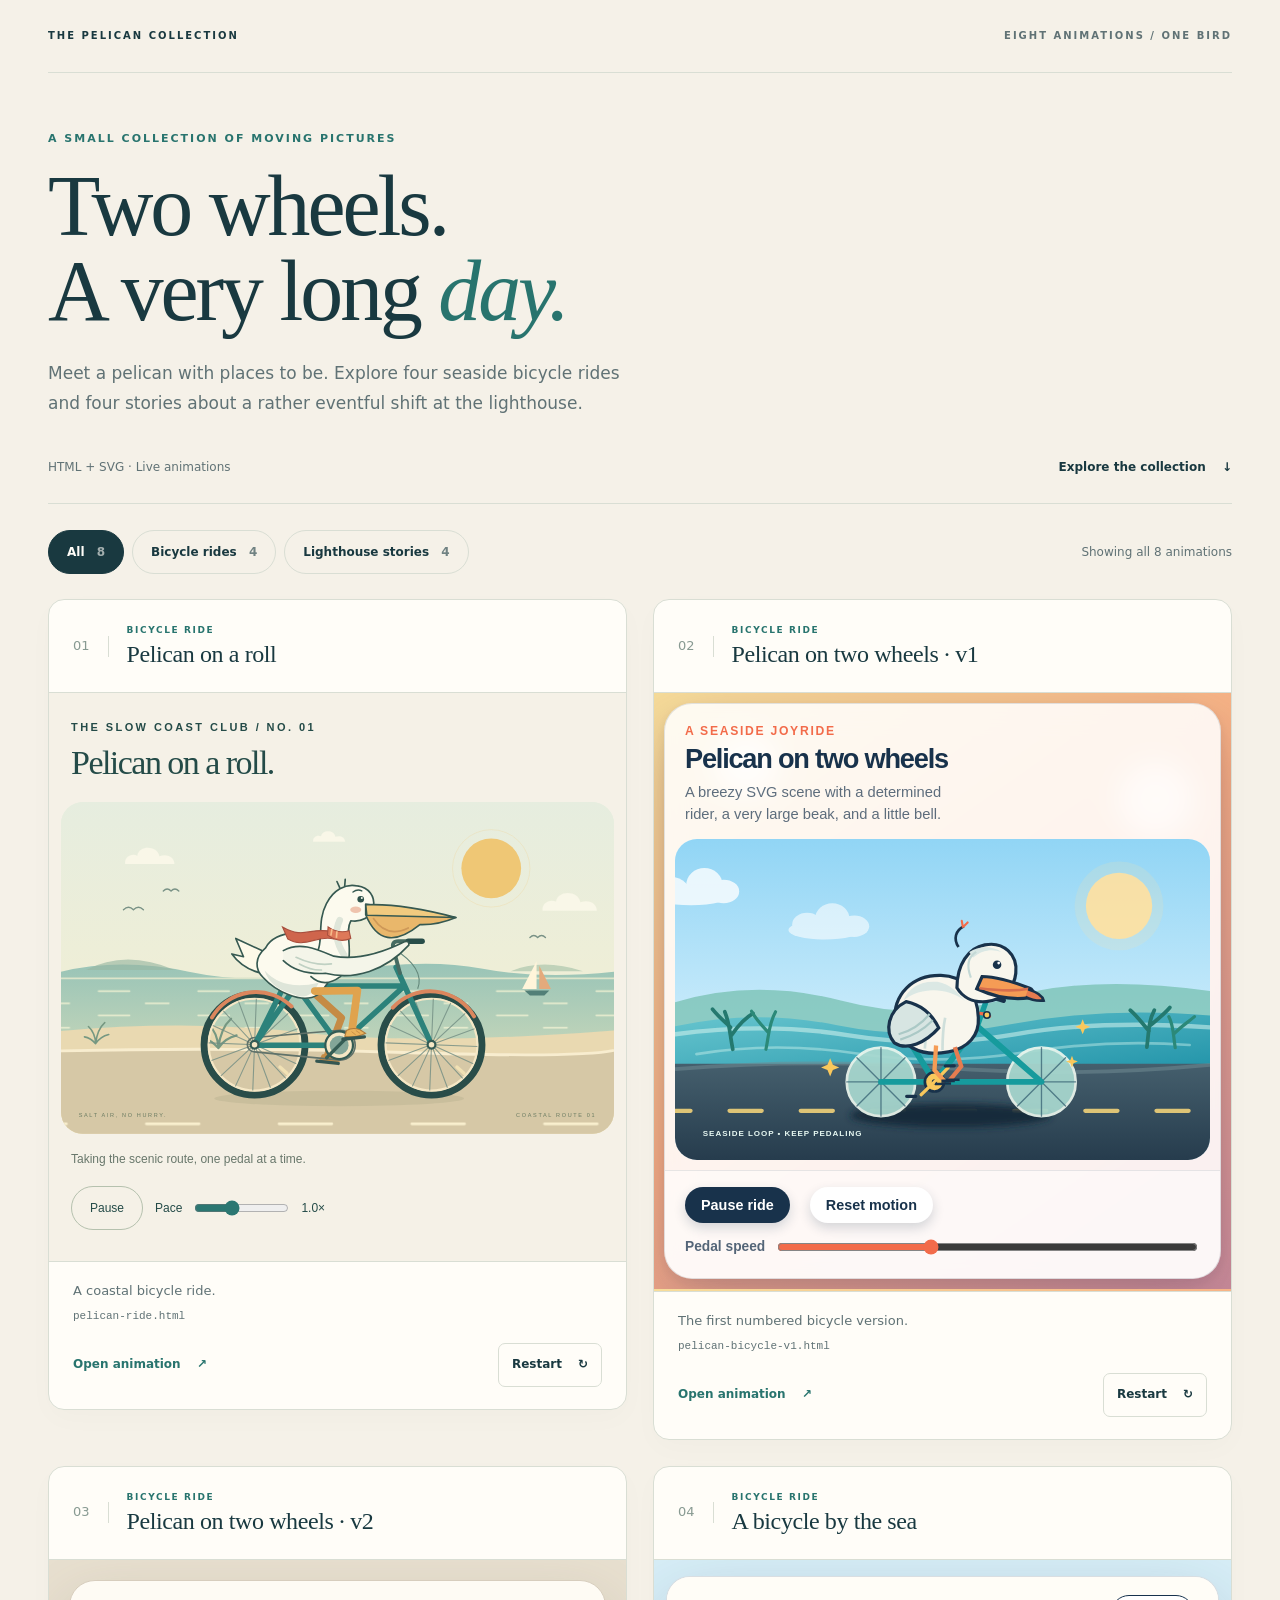
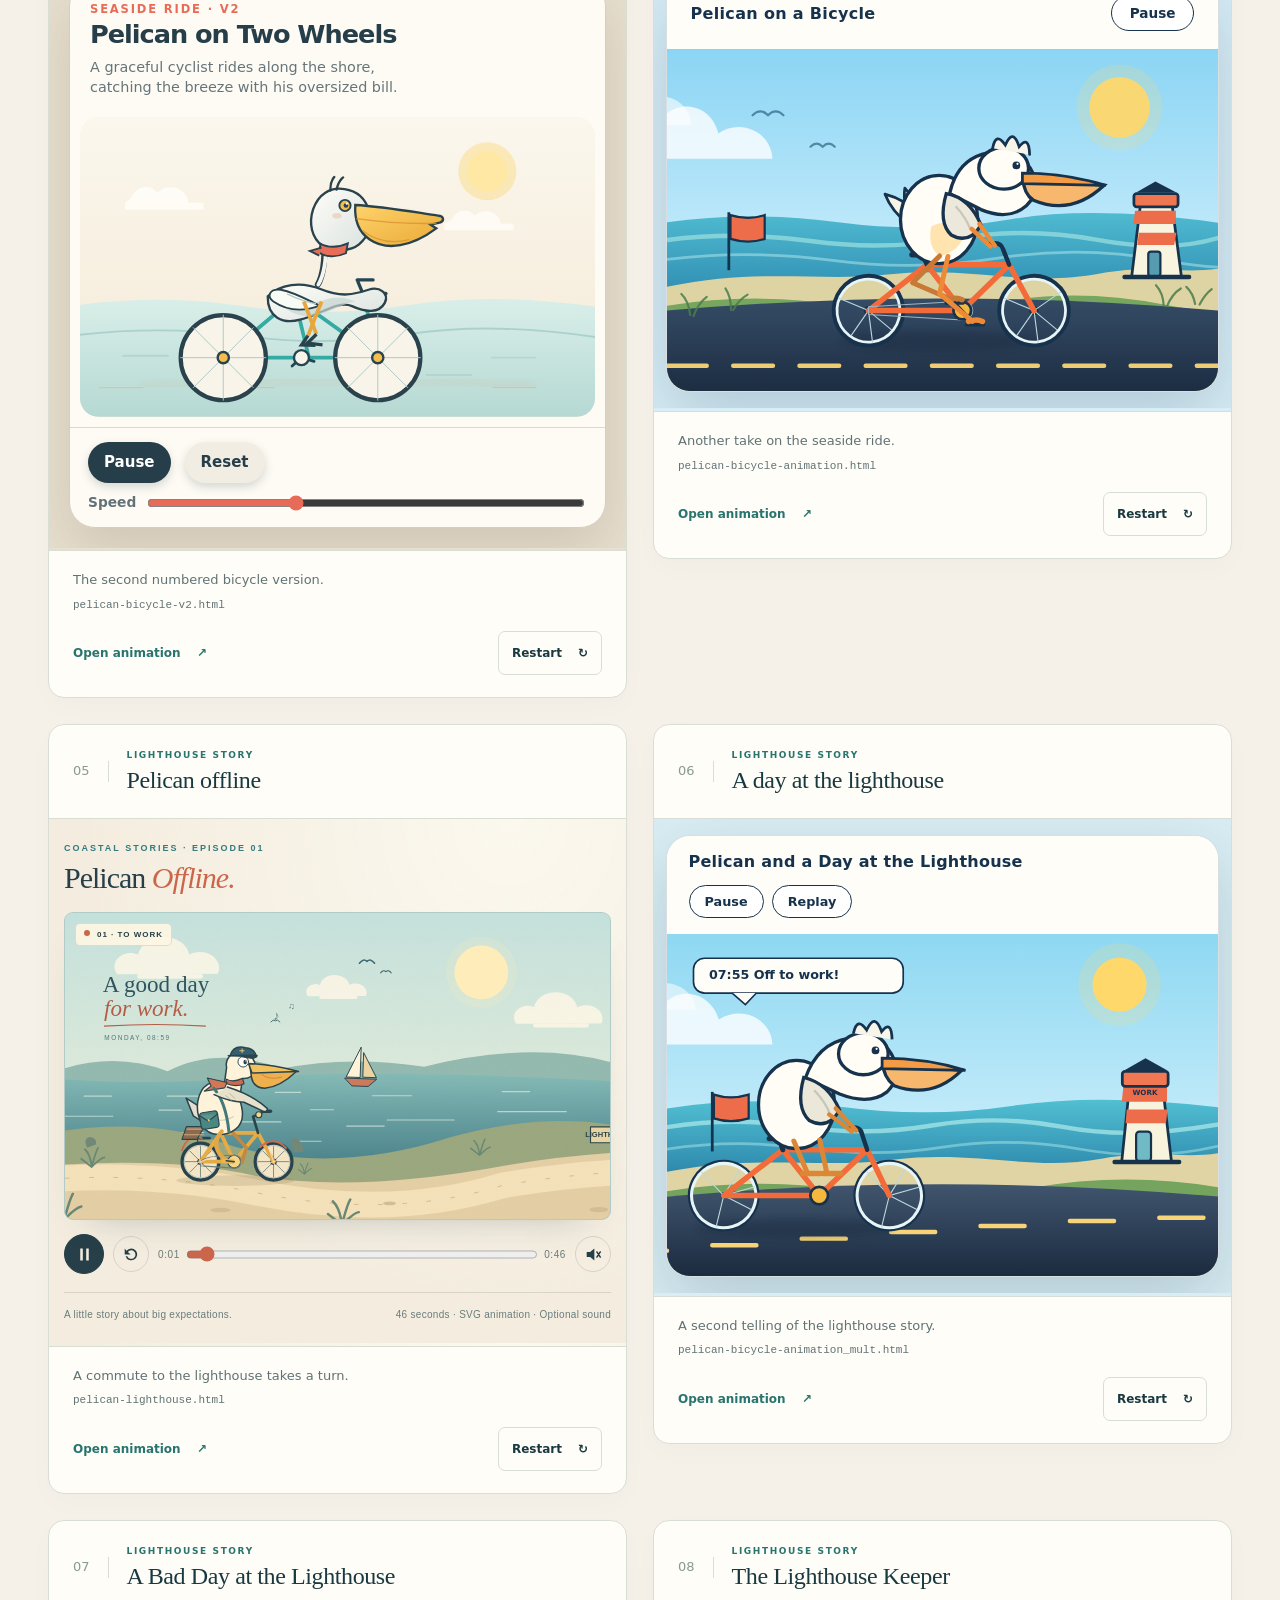
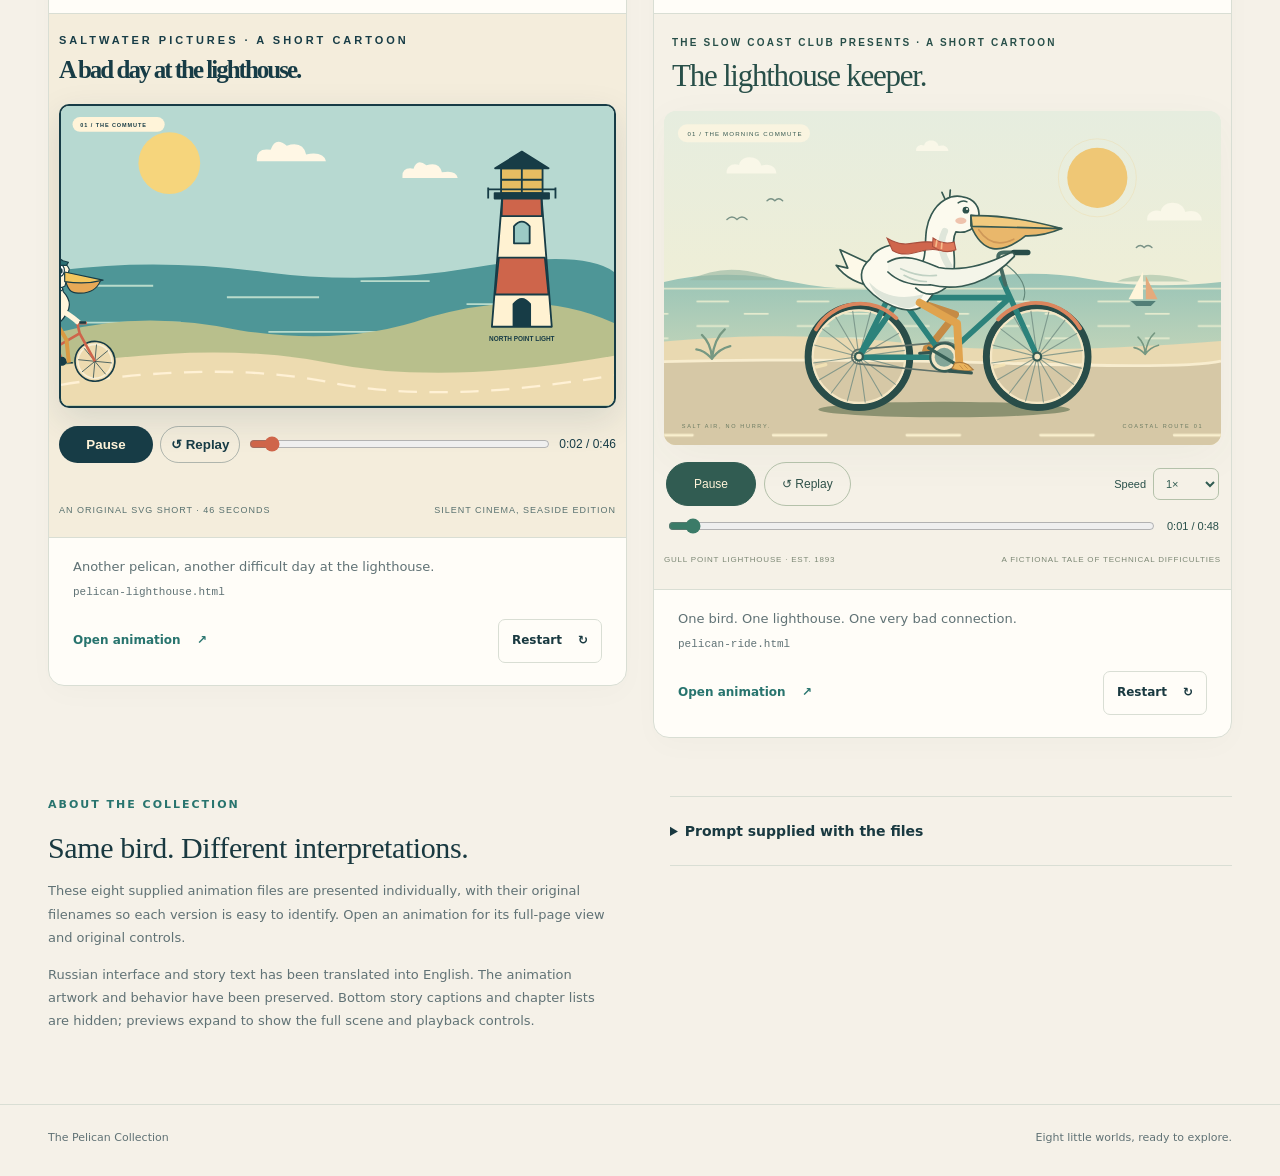
<file: index.html>
<!doctype html>
<html lang="en"><head><meta charset="utf-8"><meta name="viewport" content="width=device-width,initial-scale=1"><meta name="description" content="Eight pelican animations: coastal bicycle rides and lighthouse stories, collected in one gallery."><title>The Pelican Collection</title><link rel="stylesheet" href="gallery.css"><script src="gallery.js" defer></script></head>
<body><a class="skip" href="#collection">Skip to animations</a><header class="hero"><div class="masthead"><a class="brand" href="#">THE PELICAN COLLECTION</a><span>EIGHT ANIMATIONS / ONE BIRD</span></div><div class="hero-copy"><p class="eyebrow">A small collection of moving pictures</p><h1>Two wheels.<br>A very long <em>day.</em></h1><p class="intro">Meet a pelican with places to be. Explore four seaside bicycle rides and four stories about a rather eventful shift at the lighthouse.</p></div><div class="hero-bottom"><span>HTML + SVG · Live animations</span><a href="#collection">Explore the collection <span aria-hidden="true">↓</span></a></div></header>
<main><section id="collection" aria-label="Animation collection"><div class="collection-bar"><div class="filters" role="group" aria-label="Filter animations"><button type="button" data-filter="all" aria-pressed="true">All <span>8</span></button><button type="button" data-filter="bicycle" aria-pressed="false">Bicycle rides <span>4</span></button><button type="button" data-filter="lighthouse" aria-pressed="false">Lighthouse stories <span>4</span></button></div><p id="result-count" role="status">Showing all 8 animations</p></div><div class="grid"><article class="card" data-category="bicycle" id="animation-1">
  <div class="card-heading"><span class="number">01</span><div><p class="category">Bicycle ride</p><h2>Pelican on a roll</h2></div></div>
  <div class="preview"><iframe src="animations/pelican-ride.html" title="Pelican on a roll — live animation" loading="lazy"></iframe></div>
  <div class="card-footer"><p>A coastal bicycle ride.</p><code>pelican-ride.html</code><div class="actions"><a href="animations/pelican-ride.html" target="_blank" rel="noopener">Open animation <span aria-hidden="true">↗</span></a><button type="button" class="restart" aria-label="Restart Pelican on a roll">Restart <span aria-hidden="true">↻</span></button></div></div>
</article>
<article class="card" data-category="bicycle" id="animation-2">
  <div class="card-heading"><span class="number">02</span><div><p class="category">Bicycle ride</p><h2>Pelican on two wheels · v1</h2></div></div>
  <div class="preview"><iframe src="animations/pelican-bicycle-v1.html" title="Pelican on two wheels · v1 — live animation" loading="lazy"></iframe></div>
  <div class="card-footer"><p>The first numbered bicycle version.</p><code>pelican-bicycle-v1.html</code><div class="actions"><a href="animations/pelican-bicycle-v1.html" target="_blank" rel="noopener">Open animation <span aria-hidden="true">↗</span></a><button type="button" class="restart" aria-label="Restart Pelican on two wheels · v1">Restart <span aria-hidden="true">↻</span></button></div></div>
</article>
<article class="card" data-category="bicycle" id="animation-3">
  <div class="card-heading"><span class="number">03</span><div><p class="category">Bicycle ride</p><h2>Pelican on two wheels · v2</h2></div></div>
  <div class="preview"><iframe src="animations/pelican-bicycle-v2.html" title="Pelican on two wheels · v2 — live animation" loading="lazy"></iframe></div>
  <div class="card-footer"><p>The second numbered bicycle version.</p><code>pelican-bicycle-v2.html</code><div class="actions"><a href="animations/pelican-bicycle-v2.html" target="_blank" rel="noopener">Open animation <span aria-hidden="true">↗</span></a><button type="button" class="restart" aria-label="Restart Pelican on two wheels · v2">Restart <span aria-hidden="true">↻</span></button></div></div>
</article>
<article class="card" data-category="bicycle" id="animation-4">
  <div class="card-heading"><span class="number">04</span><div><p class="category">Bicycle ride</p><h2>A bicycle by the sea</h2></div></div>
  <div class="preview"><iframe src="animations/pelican-bicycle-animation.html" title="A bicycle by the sea — live animation" loading="lazy"></iframe></div>
  <div class="card-footer"><p>Another take on the seaside ride.</p><code>pelican-bicycle-animation.html</code><div class="actions"><a href="animations/pelican-bicycle-animation.html" target="_blank" rel="noopener">Open animation <span aria-hidden="true">↗</span></a><button type="button" class="restart" aria-label="Restart A bicycle by the sea">Restart <span aria-hidden="true">↻</span></button></div></div>
</article>
<article class="card" data-category="lighthouse" id="animation-5">
  <div class="card-heading"><span class="number">05</span><div><p class="category">Lighthouse story</p><h2>Pelican offline</h2></div></div>
  <div class="preview"><iframe src="animations/pelican-lighthouse.html" title="Pelican offline — live animation" loading="lazy"></iframe></div>
  <div class="card-footer"><p>A commute to the lighthouse takes a turn.</p><code>pelican-lighthouse.html</code><div class="actions"><a href="animations/pelican-lighthouse.html" target="_blank" rel="noopener">Open animation <span aria-hidden="true">↗</span></a><button type="button" class="restart" aria-label="Restart Pelican offline">Restart <span aria-hidden="true">↻</span></button></div></div>
</article>
<article class="card" data-category="lighthouse" id="animation-6">
  <div class="card-heading"><span class="number">06</span><div><p class="category">Lighthouse story</p><h2>A day at the lighthouse</h2></div></div>
  <div class="preview"><iframe src="animations/pelican-bicycle-animation_mult.html" title="A day at the lighthouse — live animation" loading="lazy"></iframe></div>
  <div class="card-footer"><p>A second telling of the lighthouse story.</p><code>pelican-bicycle-animation_mult.html</code><div class="actions"><a href="animations/pelican-bicycle-animation_mult.html" target="_blank" rel="noopener">Open animation <span aria-hidden="true">↗</span></a><button type="button" class="restart" aria-label="Restart A day at the lighthouse">Restart <span aria-hidden="true">↻</span></button></div></div>
</article><article class="card" data-category="lighthouse" id="animation-7">
  <div class="card-heading"><span class="number">07</span><div><p class="category">Lighthouse story</p><h2>A Bad Day at the Lighthouse</h2></div></div>
  <div class="preview"><iframe src="animations/pelican-lighthouse-bad-day.html" title="A Bad Day at the Lighthouse — live animation" loading="lazy"></iframe></div>
  <div class="card-footer"><p>Another pelican, another difficult day at the lighthouse.</p><code>pelican-lighthouse.html</code><div class="actions"><a href="animations/pelican-lighthouse-bad-day.html" target="_blank" rel="noopener">Open animation <span aria-hidden="true">↗</span></a><button type="button" class="restart" aria-label="Restart A Bad Day at the Lighthouse">Restart <span aria-hidden="true">↻</span></button></div></div>
</article><article class="card" data-category="lighthouse" id="animation-8">
  <div class="card-heading"><span class="number">08</span><div><p class="category">Lighthouse story</p><h2>The Lighthouse Keeper</h2></div></div>
  <div class="preview"><iframe src="animations/pelican-lighthouse-keeper.html" title="The Lighthouse Keeper — live animation" loading="lazy"></iframe></div>
  <div class="card-footer"><p>One bird. One lighthouse. One very bad connection.</p><code>pelican-ride.html</code><div class="actions"><a href="animations/pelican-lighthouse-keeper.html" target="_blank" rel="noopener">Open animation <span aria-hidden="true">↗</span></a><button type="button" class="restart" aria-label="Restart The Lighthouse Keeper">Restart <span aria-hidden="true">↻</span></button></div></div>
</article></div></section>
<section class="notes" aria-label="About this collection"><div><p class="eyebrow">About the collection</p><h2>Same bird. Different interpretations.</h2><p>These eight supplied animation files are presented individually, with their original filenames so each version is easy to identify. Open an animation for its full-page view and original controls.</p><p>Russian interface and story text has been translated into English. The animation artwork and behavior have been preserved. Bottom story captions and chapter lists are hidden; previews expand to show the full scene and playback controls.</p></div><details><summary>Prompt supplied with the files</summary><p class="prompt-note">Reproduced as supplied. This does not establish which prompt was used for each individual file.</p><pre>CREATE HTML CODEE WITH SVG GRAPHICS DISPLAYING A 2D ANIMATION OF A PELICAN RIDING A BYCYCLE. NO ADDITIONAL TESTS ARE REQUIRED.  Complete the drawing into a full‑fledged cartoon. The pelican is going to work. He works at a lighthouse. He arrives at work, turns on the computer, and discovers that Chat GPT isn’t working. The pelican is angry and throws the computer out of the lighthouse window.</pre></details></section></main>
<footer class="page-footer"><span>The Pelican Collection</span><span>Eight little worlds, ready to explore.</span></footer></body></html>
</file>
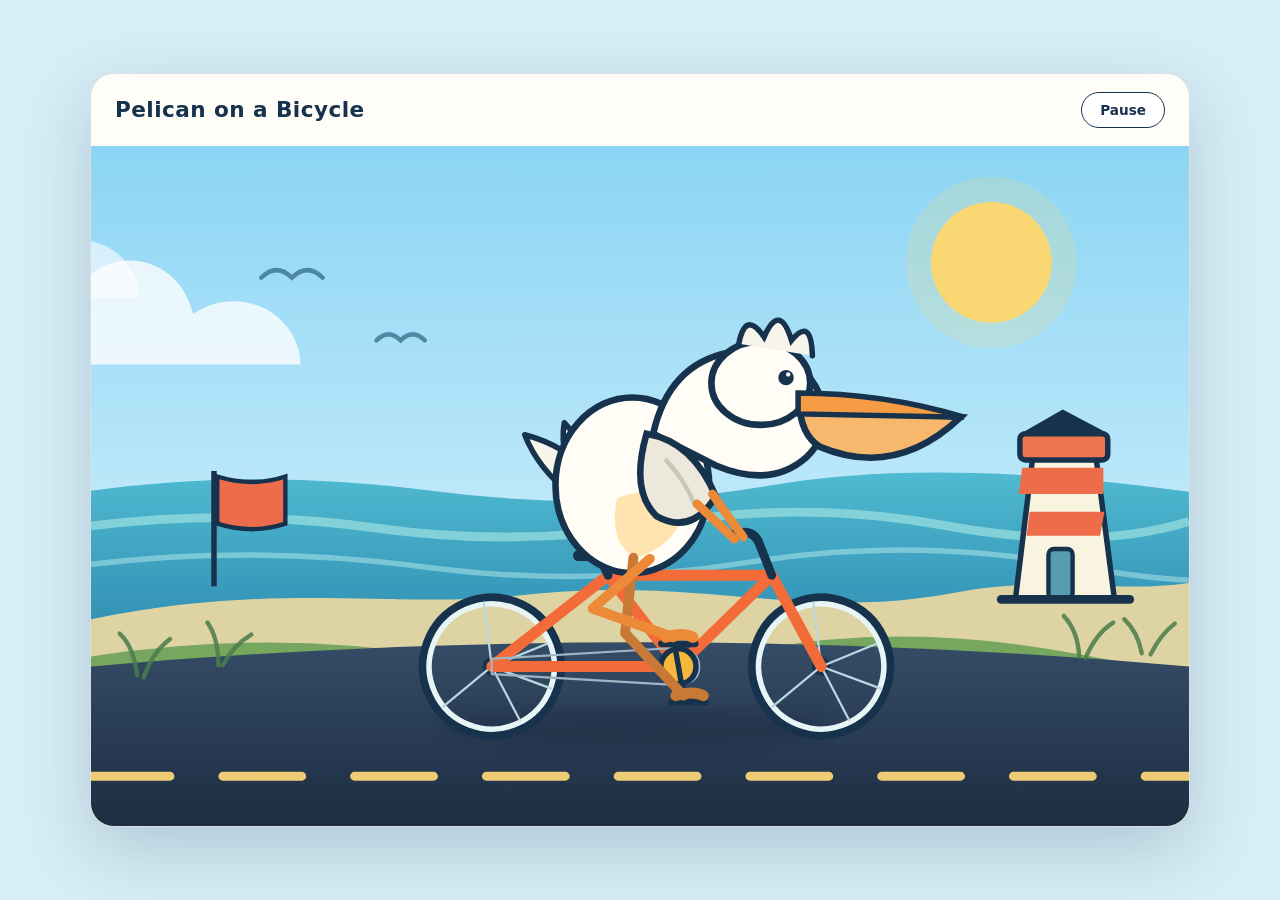
<file: animations/pelican-bicycle-animation.html>
<!doctype html>
<html lang="en">
<head>
  <meta charset="utf-8" />
  <meta name="viewport" content="width=device-width, initial-scale=1" />
  <title>Pelican on a Bicycle</title>
  <style>
    :root {
      color-scheme: light;
      --ink: #17324d;
      --accent: #f26b38;
      --road: #24364b;
      --sky-top: #8bd5f4;
      --sky-bottom: #eaf9ff;
    }

    * { box-sizing: border-box; }

    body {
      margin: 0;
      min-height: 100vh;
      display: grid;
      place-items: center;
      padding: 16px 0;
      background: #d7eef7;
      font-family: system-ui, -apple-system, BlinkMacSystemFont, "Segoe UI", sans-serif;
    }

    .card {
      width: min(1100px, 96vw);
      border: 1px solid rgba(23, 50, 77, .16);
      border-radius: 24px;
      overflow: hidden;
      background: white;
      box-shadow: 0 24px 70px rgba(23, 50, 77, .2);
    }

    .title {
      display: flex;
      align-items: center;
      justify-content: space-between;
      gap: 16px;
      padding: 18px 24px;
      color: var(--ink);
      background: #fffdf7;
      letter-spacing: .02em;
      font-weight: 700;
      font-size: clamp(1rem, 2.5vw, 1.35rem);
    }

    button {
      border: 1px solid #17324d;
      border-radius: 999px;
      padding: 9px 18px;
      background: #fff;
      color: #17324d;
      font: inherit;
      font-size: .85rem;
      cursor: pointer;
    }
    button:hover { background: #fff0d9; }
    button:focus-visible { outline: 3px solid #ed6d4b; outline-offset: 3px; }
    .card[data-paused="true"] * { animation-play-state: paused !important; }

    svg {
      display: block;
      width: 100%;
      height: auto;
      background: var(--sky-bottom);
    }

    .cloud { animation: cloud-drift 22s linear infinite; }
    .cloud.slow { animation-duration: 34s; animation-delay: -12s; }
    .bird { animation: bird-float 3.5s ease-in-out infinite; transform-box: fill-box; transform-origin: center; }
    .wing { animation: wing-flap .65s ease-in-out infinite alternate; transform-box: fill-box; transform-origin: 88% 22%; }
    .wheel { transform-box: view-box; }
    .road-dash { animation: road-move 1s linear infinite; }
    .flag { animation: flag-wave .5s ease-in-out infinite alternate; transform-box: fill-box; transform-origin: left center; }
    .feather { animation: feather-wiggle .8s ease-in-out infinite alternate; transform-box: fill-box; transform-origin: center; }

    @keyframes cloud-drift {
      from { transform: translateX(-140px); }
      to { transform: translateX(1040px); }
    }

    @keyframes bird-float {
      0%, 100% { transform: translateY(0); }
      50% { transform: translateY(-9px); }
    }

    @keyframes wing-flap {
      from { transform: rotate(3deg); }
      to { transform: rotate(-9deg); }
    }

    @keyframes road-move {
      from { transform: translateX(0); }
      to { transform: translateX(-120px); }
    }

    @keyframes flag-wave {
      from { transform: skewY(0deg); }
      to { transform: skewY(-8deg); }
    }

    @keyframes feather-wiggle {
      from { transform: rotate(-3deg); }
      to { transform: rotate(4deg); }
    }

  </style>
<style id="pelican-preview-layout">
html.pelican-embedded { min-height: 0 !important; height: auto !important; overflow: hidden; }
.pelican-embedded body { min-height: 0 !important; height: auto !important; display: flow-root !important; width: 100%; box-sizing: border-box; overflow: hidden; }
.pelican-embedded body > main, .pelican-embedded body > .card, .pelican-embedded .page { max-width: 100%; margin-left: auto; margin-right: auto; }
.pelican-embedded :is(header, .title, .controls, nav, .transport, footer) { flex-wrap: wrap; }
.pelican-embedded :is(header, .title, .controls, nav, .transport, footer) > * { min-width: 0; }
.pelican-embedded :is(h1, .eyebrow) { overflow-wrap: anywhere; }
.pelican-embedded input[type="range"] { max-width: 100%; }
</style>

</head>
<body>
  <main class="card" aria-label="Animated scene: a pelican rides a bicycle">
    <div class="title"><span>Pelican on a Bicycle</span><button type="button" id="toggle" aria-pressed="false">Pause</button></div>
    <svg viewBox="0 0 1000 620" role="img" aria-labelledby="scene-title scene-desc">
      <title id="scene-title">A pelican rides a bicycle along the road</title>
      <desc id="scene-desc">A vector 2D animation of a pelican pedaling beside the sea, clouds, and a lighthouse.</desc>

      <defs>
        <linearGradient id="sky" x1="0" y1="0" x2="0" y2="1">
          <stop offset="0" stop-color="var(--sky-top)" />
          <stop offset="1" stop-color="var(--sky-bottom)" />
        </linearGradient>
        <linearGradient id="sea" x1="0" y1="0" x2="0" y2="1">
          <stop offset="0" stop-color="#4fbad0" />
          <stop offset="1" stop-color="#2c88af" />
        </linearGradient>
        <linearGradient id="road" x1="0" y1="0" x2="0" y2="1">
          <stop offset="0" stop-color="#354c66" />
          <stop offset="1" stop-color="#1d2d42" />
        </linearGradient>
        <filter id="soft-shadow" x="-30%" y="-30%" width="160%" height="160%">
          <feGaussianBlur stdDeviation="7" />
        </filter>
      </defs>

      <!-- sky -->
      <rect width="1000" height="620" fill="url(#sky)" />
      <circle cx="820" cy="106" r="55" fill="#ffd86b" opacity=".92" />
      <circle cx="820" cy="106" r="78" fill="#ffd86b" opacity=".18" />

      <!-- clouds -->
      <g class="cloud" fill="#fff" opacity=".78">
        <path d="M-120 148c28-37 74-37 102-3 16-56 96-55 111 8 40-28 96-3 98 46H-120Z" />
      </g>
      <g class="cloud slow" fill="#fff" opacity=".6">
        <path d="M-210 74c25-31 63-28 86 3 22-42 81-28 88 13 46-16 79 15 80 48h-254Z" />
      </g>

      <!-- distant birds -->
      <g class="bird" fill="none" stroke="#2a6480" stroke-width="4" stroke-linecap="round" opacity=".7">
        <path d="M155 120q14-14 28 0q14-14 28 0" />
        <path d="M260 177q11-11 22 0q11-11 22 0" />
      </g>

      <!-- sea and shoreline -->
      <path d="M0 314 Q150 293 310 314 T620 309 T1000 315 V466 H0Z" fill="url(#sea)" />
      <path d="M0 346 Q130 330 260 348 T520 344 T780 346 T1000 342" fill="none" stroke="#9de2e2" stroke-width="8" opacity=".7" />
      <path d="M0 381 Q150 363 300 383 T600 379 T900 383 T1100 377" fill="none" stroke="#b5eced" stroke-width="5" opacity=".5" />
      <path d="M0 431 C170 396 275 422 394 409 C556 391 646 433 785 407 C878 390 930 408 1000 398 V494 H0Z" fill="#ded4a3" />
      <path d="M0 465 Q160 440 310 464 T600 460 T900 463 T1100 457 V620 H0Z" fill="#77a65e" />

      <!-- lighthouse -->
      <g transform="translate(824 244)">
        <path d="M18 168 L34 37 H91 L108 168Z" fill="#f8f4df" stroke="#17324d" stroke-width="5" />
        <path d="M31 89 H99 L95 111 H28Z" fill="#ed6d4b" />
        <path d="M24 49 H98 V73 H21Z" fill="#ed6d4b" />
        <rect x="22" y="18" width="80" height="24" rx="5" fill="#ee7650" stroke="#17324d" stroke-width="5" />
        <path d="M26 16 L61-4 L99 16Z" fill="#17324d" />
        <rect x="48" y="123" width="22" height="45" rx="5" fill="#579bb0" stroke="#17324d" stroke-width="4" />
        <path d="M5 169 H122" stroke="#17324d" stroke-width="8" stroke-linecap="round" />
      </g>

      <!-- road -->
      <path d="M0 474 Q500 430 1000 474 V620 H0Z" fill="url(#road)" />
      <g class="road-dash" fill="#f8d477" opacity=".95">
        <path d="M-120 574H-48M0 574H72M120 574H192M240 574H312M360 574H432M480 574H552M600 574H672M720 574H792M840 574H912M960 574H1032M1080 574H1152" fill="none" stroke="#f8d477" stroke-width="8" stroke-linecap="round" />
      </g>

      <!-- bicycle shadow -->
      <ellipse cx="494" cy="529" rx="178" ry="18" fill="#132337" opacity=".3" filter="url(#soft-shadow)" />

      <!-- bicycle -->
      <g aria-label="Bicycle" stroke="#17324d" stroke-linecap="round" stroke-linejoin="round">
        <g class="wheel" id="rear-wheel" fill="none" stroke-width="7">
          <circle cx="365" cy="474" r="58" stroke="#e8f5f7" />
          <circle cx="365" cy="474" r="63" stroke="#17324d" />
          <circle cx="365" cy="474" r="5" fill="#ed6d4b" />
          <path d="M365 474L365 416M365 474L415 503M365 474L313 501M365 474L402 433M365 474L328 434" stroke="#b9d8df" stroke-width="2" />
        </g>
        <g class="wheel" id="front-wheel" fill="none" stroke-width="7">
          <circle cx="665" cy="474" r="58" stroke="#e8f5f7" />
          <circle cx="665" cy="474" r="63" stroke="#17324d" />
          <circle cx="665" cy="474" r="5" fill="#ed6d4b" />
          <path d="M665 474L665 416M665 474L715 503M665 474L613 501M665 474L702 433M665 474L628 434" stroke="#b9d8df" stroke-width="2" />
        </g>
        <path d="M365 474 L471 391 L535 474 Z M471 391 L620 391 L535 474 M620 391 L665 474" fill="none" stroke="#f26b38" stroke-width="10" />
        <path d="M620 391 L609 363 Q604 348 586 353" fill="none" stroke-width="8" />
        <path d="M471 391 L463 374" fill="none" stroke-width="8" />
        <path d="M444 373 L482 373" fill="none" stroke-width="10" />
        <path d="M365 467 L535 457 Q554 460 554 474 Q554 489 535 491 L365 481 Z" fill="none" stroke="#9fb5c3" stroke-width="2" />
        <circle cx="535" cy="474" r="16" fill="#f5b83d" stroke-width="5" />
        <path id="crank" d="M510 474H560" fill="none" stroke-width="5" />
        <path id="pedal-back" d="M496 480H524" fill="none" stroke-width="6" />
        <path id="pedal-front" d="M546 480H574" fill="none" stroke-width="6" />
      </g>

      <!-- pelican rider -->
      <g class="pelican" aria-label="Pelican">
        <!-- tail feathers -->
        <g class="feather" fill="#f7f4e9" stroke="#17324d" stroke-width="5" stroke-linejoin="round">
          <path d="M439 319 Q407 294 395 263 Q433 273 456 300Z" />
          <path d="M446 320 Q426 282 431 252 Q455 278 462 306Z" />
        </g>
        <!-- body -->
        <ellipse cx="493" cy="309" rx="70" ry="80" fill="#fffdf5" stroke="#17324d" stroke-width="6" />
        <!-- belly accent -->
        <path d="M479 321 Q514 305 541 332 Q531 366 495 375 Q471 360 479 321Z" fill="#ffe2aa" opacity=".92" />
        <!-- neck and head -->
        <path d="M512 262 Q526 199 581 188 Q642 177 664 227 Q677 259 651 284 Q619 312 569 291Z" fill="#fffdf5" stroke="#17324d" stroke-width="6" />
        <ellipse cx="610" cy="216" rx="45" ry="38" fill="#fffdf5" stroke="#17324d" stroke-width="6" />
        <!-- crest -->
        <path d="M590 180 Q596 149 613 174 Q627 142 638 177 Q656 155 657 191" fill="#f7f4e9" stroke="#17324d" stroke-width="5" stroke-linecap="round" />
        <!-- eye -->
        <circle cx="633" cy="211" r="7" fill="#17324d" stroke="none" />
        <circle cx="635" cy="208" r="2" fill="#fff" stroke="none" />
        <!-- beak -->
        <path d="M645 233 L792 247 Q733 303 664 274 Q646 263 645 233Z" fill="#f7b76c" stroke="#17324d" stroke-width="6" />
        <path d="M644 225 Q722 225 795 247 L644 244Z" fill="#f59b43" stroke="#17324d" stroke-width="5" />
        <!-- wing -->
        <path class="wing" d="M506 262 Q548 269 569 319 Q547 355 515 337 Q491 314 506 262Z" fill="#ece8db" stroke="#17324d" stroke-width="6" />
        <path d="M523 285 Q543 307 550 328" fill="none" stroke="#c7c7ba" stroke-width="4" />
        <!-- legs -->
        <path id="leg-back" d="M494 375L466 436L510 474" fill="none" stroke="#c87935" stroke-width="9" stroke-linecap="round" stroke-linejoin="round" />
        <path id="foot-back" d="M503 474H527" fill="none" stroke="#c87935" stroke-width="10" stroke-linecap="round" />
        <path id="leg-front" d="M509 376L488 437L560 474" fill="none" stroke="#ed8a37" stroke-width="9" stroke-linecap="round" stroke-linejoin="round" />
        <path id="foot-front" d="M553 474H577" fill="none" stroke="#ed8a37" stroke-width="10" stroke-linecap="round" />
        <!-- handlebars held by wing tips -->
        <path d="M566 317 Q579 336 594 356" fill="none" stroke="#ed8a37" stroke-width="8" stroke-linecap="round" />
        <path d="M552 326 Q568 341 586 358" fill="none" stroke="#ed8a37" stroke-width="8" stroke-linecap="round" />
      </g>

      <!-- foreground grass -->
      <g fill="none" stroke="#4b7d4d" stroke-width="4" stroke-linecap="round" opacity=".85">
        <path d="M42 482q-3-26-16-38M48 484q8-23 24-35M116 473q0-25-10-39M120 473q9-18 26-28" />
        <path d="M900 465q-1-23-14-37M906 466q9-22 25-32M957 462q-4-20-16-31M965 463q9-18 22-28" />
      </g>

      <!-- little pennant -->
      <g transform="translate(112 296)">
        <path d="M0 0V105" stroke="#17324d" stroke-width="5" />
        <path class="flag" d="M3 5 Q35 15 65 5 V48 Q35 58 3 48Z" fill="#ed6d4b" stroke="#17324d" stroke-width="4" />
      </g>
    </svg>
  </main>
  <script>
    // All geometry is inline SVG. A shared clock keeps the crank, feet and wheels together.
    const card = document.querySelector('.card');
    const toggle = document.getElementById('toggle');
    const reducedMotion = window.matchMedia('(prefers-reduced-motion: reduce)');
    const parts = Object.fromEntries([
      'rear-wheel', 'front-wheel', 'crank', 'pedal-back', 'pedal-front',
      'leg-back', 'leg-front', 'foot-back', 'foot-front'
    ].map(id => [id, document.getElementById(id)]));
    let paused = reducedMotion.matches;
    let elapsed = 0;
    let previousTime = null;
    let frame = null;

    function drawLeg(side, hip, angle) {
      const ankle = { x: 535 + 27 * Math.cos(angle), y: 474 + 27 * Math.sin(angle) };
      const dx = ankle.x - hip.x;
      const dy = ankle.y - hip.y;
      const distance = Math.hypot(dx, dy);
      const upper = 69;
      const lower = 78;
      // Solve a two-segment leg so the foot remains planted on its moving pedal.
      const along = (upper * upper - lower * lower + distance * distance) / (2 * distance);
      const bend = Math.sqrt(Math.max(0, upper * upper - along * along));
      const knee = {
        x: hip.x + along * dx / distance - bend * dy / distance,
        y: hip.y + along * dy / distance + bend * dx / distance
      };
      parts['leg-' + side].setAttribute('d', `M${hip.x} ${hip.y} L${knee.x} ${knee.y} L${ankle.x} ${ankle.y}`);
      parts['foot-' + side].setAttribute('d', `M${ankle.x - 7} ${ankle.y} Q${ankle.x + 8} ${ankle.y - 5} ${ankle.x + 18} ${ankle.y}`);
      parts['pedal-' + side].setAttribute('d', `M${ankle.x - 11} ${ankle.y + 6} H${ankle.x + 20}`);
      return ankle;
    }

    function draw() {
      const angle = elapsed / 1400 * Math.PI * 2;
      const front = drawLeg('front', { x: 509, y: 376 }, angle);
      const back = drawLeg('back', { x: 494, y: 375 }, angle + Math.PI);
      parts.crank.setAttribute('d', `M${back.x} ${back.y} L${front.x} ${front.y}`);
      // Road markings move at 120 SVG units per second; tire radius is 63.
      const wheelAngle = elapsed / 1000 * 120 / 63 * 180 / Math.PI;
      parts['rear-wheel'].setAttribute('transform', `rotate(${wheelAngle} 365 474)`);
      parts['front-wheel'].setAttribute('transform', `rotate(${wheelAngle} 665 474)`);
    }

    function tick(now) {
      frame = null;
      if (paused || document.hidden) return;
      if (previousTime !== null) elapsed += Math.min(now - previousTime, 64);
      previousTime = now;
      draw();
      frame = requestAnimationFrame(tick);
    }

    function syncPlayback() {
      if (frame !== null) cancelAnimationFrame(frame);
      frame = null;
      previousTime = null;
      card.dataset.paused = String(paused || document.hidden);
      toggle.textContent = paused ? 'Resume' : 'Pause';
      toggle.setAttribute('aria-pressed', String(paused));
      if (!paused && !document.hidden) frame = requestAnimationFrame(tick);
    }

    toggle.addEventListener('click', () => { paused = !paused; syncPlayback(); });
    reducedMotion.addEventListener('change', event => { paused = event.matches; syncPlayback(); });
    document.addEventListener('visibilitychange', syncPlayback);
    draw();
    syncPlayback();
  </script>
<script id="pelican-preview-sizing">
(() => {
  if (window.parent === window) return;
  document.documentElement.classList.add('pelican-embedded');
  let pending = false;
  let lastHeight = 0;
  function measure() {
    pending = false;
    if (document.documentElement.clientWidth === 0) return;
    const height = Math.ceil(document.body.getBoundingClientRect().height) + 2;
    if (height > 0 && height !== lastHeight) {
      lastHeight = height;
      window.parent.postMessage({type: 'pelican-preview-height', height}, '*');
    }
  }
  function schedule() {
    if (!pending) { pending = true; requestAnimationFrame(measure); }
  }
  new ResizeObserver(schedule).observe(document.body);
  window.addEventListener('resize', schedule);
  window.addEventListener('load', schedule);
  window.addEventListener('message', event => {
    if (event.source === window.parent && event.data?.type === 'pelican-preview-measure') {
      lastHeight = 0;
      schedule();
    }
  });
  document.fonts.ready.then(schedule);
  schedule();
})();
</script>
</body>
</html>
</file>
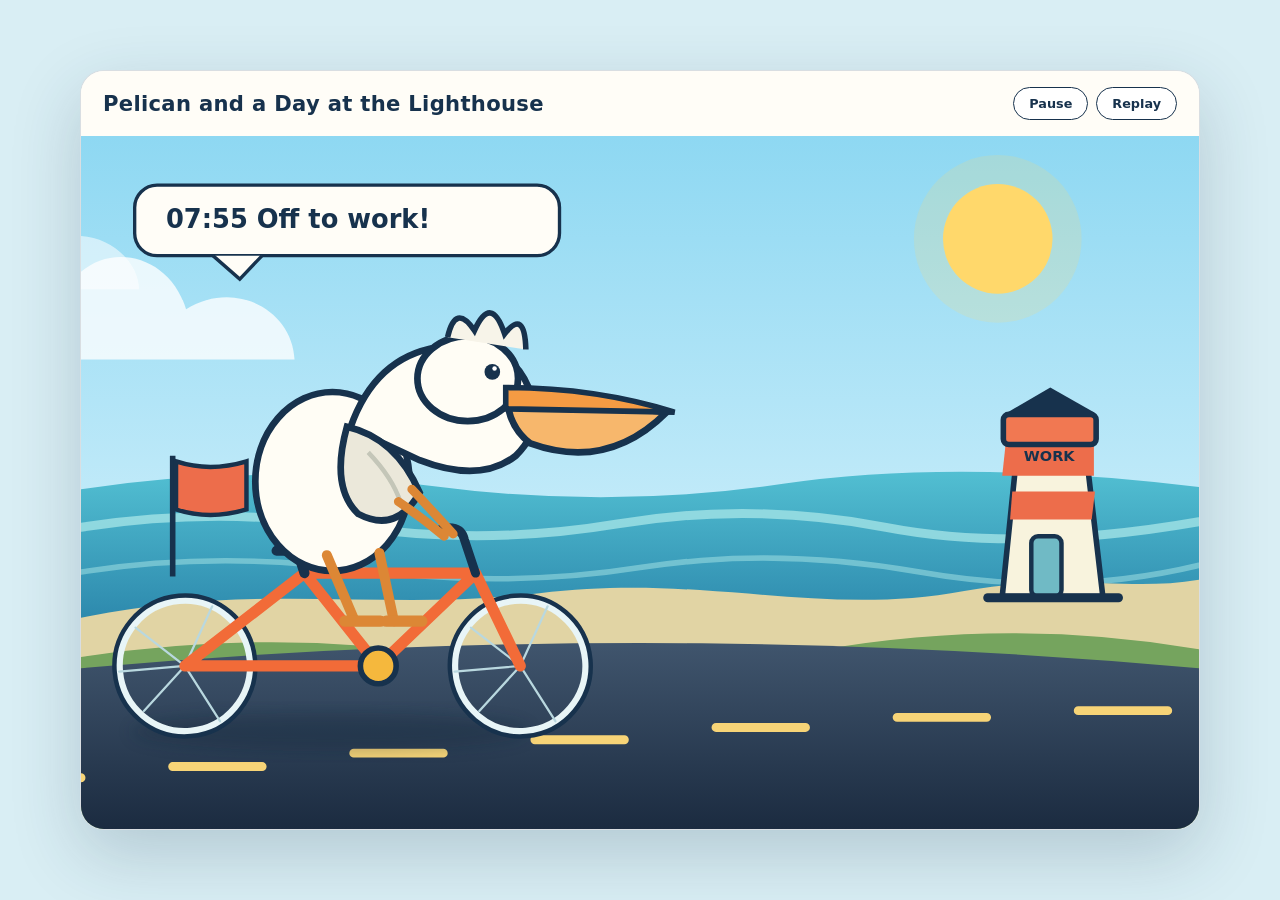
<file: animations/pelican-bicycle-animation_mult.html>
<!doctype html>
<html lang="en">
<head>
  <meta charset="utf-8" />
  <meta name="viewport" content="width=device-width, initial-scale=1" />
  <title>Pelican and a Day at the Lighthouse</title>
  <style>
    :root {
      color-scheme: light;
      --ink: #17324d;
      --paper: #fffdf7;
      --coral: #ed6d4b;
      --gold: #f6c95f;
    }
    * { box-sizing: border-box; }
    body {
      margin: 0;
      min-height: 100vh;
      display: grid;
      place-items: center;
      padding: 16px 0;
      background: #d9eef4;
      font-family: system-ui, -apple-system, BlinkMacSystemFont, "Segoe UI", sans-serif;
    }
    .card {
      width: min(1120px, 96vw);
      overflow: hidden;
      border: 1px solid rgba(23, 50, 77, .16);
      border-radius: 24px;
      background: white;
      box-shadow: 0 24px 70px rgba(23, 50, 77, .2);
    }
    .title {
      display: flex;
      align-items: center;
      justify-content: space-between;
      gap: 14px;
      padding: 16px 22px;
      color: var(--ink);
      background: var(--paper);
      font-size: clamp(1rem, 2.6vw, 1.32rem);
      font-weight: 800;
      letter-spacing: .015em;
    }
    .controls { display: flex; gap: 8px; }
    button {
      border: 1px solid var(--ink);
      border-radius: 999px;
      padding: 8px 15px;
      color: var(--ink);
      background: white;
      font: inherit;
      font-size: .8rem;
      cursor: pointer;
    }
    button:hover { background: #fff0d9; }
    button:focus-visible { outline: 3px solid var(--coral); outline-offset: 3px; }
    svg { display: block; width: 100%; height: auto; background: #9ce1f2; }
    .scene { transition: opacity .45s ease; }
    .hidden { opacity: 0; pointer-events: none; }
    .show { opacity: 1; }
    .cloud { animation: drift 24s linear infinite; }
    .cloud.slow { animation-duration: 38s; animation-delay: -16s; }
    .wave { animation: wave 2.5s ease-in-out infinite alternate; transform-box: fill-box; transform-origin: center; }
    .flag { animation: wave-flag .55s ease-in-out infinite alternate; transform-box: fill-box; transform-origin: left center; }
    .screen-glow { animation: glow 1.4s ease-in-out infinite alternate; }
    .cursor { animation: blink .85s steps(2, start) infinite; }
    .angry-mark { animation: shake .18s linear infinite alternate; transform-box: fill-box; transform-origin: center; }
    .splash { animation: pop .7s ease-out both; }
    @keyframes drift { from { transform: translateX(-160px); } to { transform: translateX(1080px); } }
    @keyframes wave { from { transform: translateY(0); } to { transform: translateY(5px); } }
    @keyframes wave-flag { from { transform: skewY(0deg); } to { transform: skewY(-9deg); } }
    @keyframes glow { from { opacity: .45; } to { opacity: .95; } }
    @keyframes blink { 50% { opacity: 0; } }
    @keyframes shake { from { transform: translateX(-2px) rotate(-3deg); } to { transform: translateX(2px) rotate(3deg); } }
    @keyframes pop { from { opacity: 0; transform: scale(.5); } to { opacity: 1; transform: scale(1); } }
    .paused *, .paused *::before, .paused *::after { animation-play-state: paused !important; }
    @media (prefers-reduced-motion: reduce) {
      *, *::before, *::after { animation-duration: .001ms !important; animation-iteration-count: 1 !important; }
    }
  </style>
<style id="pelican-preview-layout">
#status { display: none !important; }
html.pelican-embedded { min-height: 0 !important; height: auto !important; overflow: hidden; }
.pelican-embedded body { min-height: 0 !important; height: auto !important; display: flow-root !important; width: 100%; box-sizing: border-box; overflow: hidden; }
.pelican-embedded body > main, .pelican-embedded body > .card, .pelican-embedded .page { max-width: 100%; margin-left: auto; margin-right: auto; }
.pelican-embedded :is(header, .title, .controls, nav, .transport, footer) { flex-wrap: wrap; }
.pelican-embedded :is(header, .title, .controls, nav, .transport, footer) > * { min-width: 0; }
.pelican-embedded :is(h1, .eyebrow) { overflow-wrap: anywhere; }
.pelican-embedded input[type="range"] { max-width: 100%; }
</style>

</head>
<body>
  <main class="card" aria-label="Cartoon: a pelican rides to work at a lighthouse">
    <div class="title">
      <span>Pelican and a Day at the Lighthouse</span>
      <span class="controls"><button type="button" id="toggle" aria-pressed="false">Pause</button><button type="button" id="replay">Replay</button></span>
    </div>
    <svg viewBox="0 0 1000 620" role="img" aria-labelledby="story-title story-desc">
      <title id="story-title">A pelican rides to work, turns on the computer, and gets angry because ChatGPT is not working</title>
      <desc id="story-desc">A short looping cartoon in three scenes: the road to the lighthouse, the office, and a comic computer toss through the window.</desc>
      <defs>
        <linearGradient id="sky" x1="0" y1="0" x2="0" y2="1"><stop offset="0" stop-color="#8ed8f2"/><stop offset="1" stop-color="#edfaff"/></linearGradient>
        <linearGradient id="sea" x1="0" y1="0" x2="0" y2="1"><stop offset="0" stop-color="#52bfd2"/><stop offset="1" stop-color="#247ca4"/></linearGradient>
        <linearGradient id="road" x1="0" y1="0" x2="0" y2="1"><stop offset="0" stop-color="#40556d"/><stop offset="1" stop-color="#1b2b40"/></linearGradient>
        <linearGradient id="room" x1="0" y1="0" x2="1" y2="1"><stop offset="0" stop-color="#fdf3d9"/><stop offset="1" stop-color="#e8d0a2"/></linearGradient>
        <filter id="shadow" x="-30%" y="-30%" width="160%" height="160%"><feGaussianBlur stdDeviation="7"/></filter>
      </defs>

      <!-- SCENE 1: ride to work -->
      <g id="rideScene" class="scene show">
        <rect width="1000" height="620" fill="url(#sky)"/>
        <circle cx="820" cy="92" r="49" fill="#ffd86b"/><circle cx="820" cy="92" r="75" fill="#ffd86b" opacity=".18"/>
        <g class="cloud" fill="white" opacity=".78"><path d="M-120 150c27-38 76-36 103-3 20-55 93-51 111 8 43-27 95 0 97 45H-120Z"/></g>
        <g class="cloud slow" fill="white" opacity=".55"><path d="M-200 77c27-35 67-29 87 5 25-44 78-30 87 12 38-16 77 12 78 43h-252Z"/></g>
        <path d="M0 316 Q155 292 314 313 T628 311 T1000 314 V464 H0Z" fill="url(#sea)"/>
        <g class="wave" fill="none" stroke="#a9e7e8" stroke-linecap="round"><path d="M0 350 Q120 331 240 349 T480 347 T720 350 T1000 345" stroke-width="8" opacity=".75"/><path d="M0 390 Q120 371 250 388 T500 386 T750 390 T1000 384" stroke-width="5" opacity=".5"/></g>
        <path d="M0 431 C160 398 270 426 410 409 C560 391 660 431 790 407 C880 390 936 408 1000 397 V486 H0Z" fill="#e1d4a4"/>
        <path d="M0 466 Q170 440 330 465 T660 460 T1000 459 V620 H0Z" fill="#75a45e"/>
        <g transform="translate(806 232)">
          <path d="M18 180 L32 43 H92 L108 180Z" fill="#f8f3dd" stroke="#17324d" stroke-width="5"/><path d="M27 86 H101 L98 111 H25Z" fill="#ed6d4b"/><path d="M21 44 H100 V72 H18Z" fill="#ed6d4b"/>
          <rect x="19" y="17" width="83" height="27" rx="5" fill="#f17852" stroke="#17324d" stroke-width="5"/><path d="M23 15 L61-7 L100 15Z" fill="#17324d"/>
          <rect x="44" y="126" width="27" height="54" rx="6" fill="#70bac5" stroke="#17324d" stroke-width="4"/><path d="M5 181H122" stroke="#17324d" stroke-width="8" stroke-linecap="round"/>
          <text x="60" y="59" text-anchor="middle" fill="#17324d" font-size="13" font-weight="800">WORK</text>
        </g>
        <path d="M0 476 Q500 431 1000 476 V620 H0Z" fill="url(#road)"/>
        <g fill="none" stroke="#f7d477" stroke-width="8" stroke-linecap="round"><path d="M-80 574H0M82 564H162M244 552H324M406 540H486M568 529H648M730 520H810M892 514H972"/></g>
        <g id="rideMotion" transform="translate(-250 0)">
          <ellipse cx="480" cy="533" rx="178" ry="17" fill="#112235" opacity=".28" filter="url(#shadow)"/>
          <g id="bikeWheels" fill="none" stroke-linecap="round" stroke-linejoin="round">
            <g id="rideRear"><circle cx="350" cy="474" r="59" stroke="#e8f5f7" stroke-width="7"/><circle cx="350" cy="474" r="63" stroke="#17324d" stroke-width="4"/><path d="M350 474V415M350 474L401 503M350 474L298 501M350 474L388 433M350 474L313 434" stroke="#b9d8df" stroke-width="2"/></g>
            <g id="rideFront"><circle cx="650" cy="474" r="59" stroke="#e8f5f7" stroke-width="7"/><circle cx="650" cy="474" r="63" stroke="#17324d" stroke-width="4"/><path d="M650 474V415M650 474L701 503M650 474L598 501M650 474L688 433M650 474L613 434" stroke="#b9d8df" stroke-width="2"/></g>
          </g>
          <g stroke="#17324d" stroke-linecap="round" stroke-linejoin="round">
            <path d="M350 474 L457 391 L523 474 Z M457 391 L610 391 L523 474 M610 391 L650 474" fill="none" stroke="#f26b38" stroke-width="10"/>
            <path d="M610 391 L600 361 Q597 348 580 351" fill="none" stroke-width="8"/><path d="M457 391L451 372M432 371H471" fill="none" stroke-width="9"/>
            <circle cx="523" cy="474" r="16" fill="#f5b83d" stroke-width="5"/>
          </g>
          <g transform="translate(0 0)">
            <ellipse cx="482" cy="309" rx="69" ry="80" fill="#fffdf5" stroke="#17324d" stroke-width="6"/>
            <path d="M498 261 Q520 198 576 189 Q638 178 658 226 Q672 261 646 286 Q614 311 560 290Z" fill="#fffdf5" stroke="#17324d" stroke-width="6"/>
            <ellipse cx="603" cy="217" rx="45" ry="38" fill="#fffdf5" stroke="#17324d" stroke-width="6"/>
            <path d="M585 180Q592 149 609 174Q624 141 636 177Q654 154 655 191" fill="#f7f4e9" stroke="#17324d" stroke-width="5"/>
            <circle cx="625" cy="211" r="7" fill="#17324d" stroke="none"/><circle cx="627" cy="208" r="2" fill="white" stroke="none"/>
            <path d="M638 232L781 247Q728 300 659 275Q639 260 638 232Z" fill="#f7b76c" stroke="#17324d" stroke-width="6"/><path d="M637 225Q717 225 788 247L637 244Z" fill="#f59b43" stroke="#17324d" stroke-width="5"/>
            <path d="M495 260Q539 270 560 319Q539 356 505 338Q480 314 495 260Z" fill="#ebe8da" stroke="#17324d" stroke-width="6"/>
            <path d="M514 283Q536 306 543 328" fill="none" stroke="#c4c6b8" stroke-width="4"/>
            <path d="M477 375L502 434M524 373L537 434" stroke="#dc8735" stroke-width="9" stroke-linecap="round"/><path d="M493 434H525M530 434H562" stroke="#dc8735" stroke-width="10" stroke-linecap="round"/>
            <path d="M553 316Q572 336 590 356M541 327Q563 342 582 358" fill="none" stroke="#dc8735" stroke-width="8" stroke-linecap="round"/>
          </g>
        </g>
        <g transform="translate(82 286)"><path d="M0 0V108" stroke="#17324d" stroke-width="5"/><path class="flag" d="M3 5Q33 15 66 5V48Q33 58 3 48Z" fill="#ed6d4b" stroke="#17324d" stroke-width="4"/></g>
        <g id="rideCaption" opacity="1"><rect x="48" y="44" width="380" height="63" rx="20" fill="#fffdf7" stroke="#17324d" stroke-width="3"/><path d="M118 107L142 128L162 107" fill="#fffdf7" stroke="#17324d" stroke-width="3"/><text x="76" y="82" fill="#17324d" font-size="23" font-weight="800">07:55  Off to work!</text></g>
      </g>

      <!-- SCENE 2: lighthouse office -->
      <g id="officeScene" class="scene hidden">
        <rect width="1000" height="620" fill="url(#room)"/>
        <path d="M0 430 Q500 407 1000 430 V620 H0Z" fill="#b77d5e"/>
        <path d="M0 435 Q500 410 1000 435" fill="none" stroke="#7f4f46" stroke-width="9"/>
        <path d="M71 80 Q500 24 929 80 V435 H71Z" fill="#f7edd0" stroke="#17324d" stroke-width="7"/>
        <path d="M685 132 Q795 75 902 132 V333 H685Z" fill="#64bdd0" stroke="#17324d" stroke-width="7"/><path d="M793 86V340M679 230H907" stroke="#17324d" stroke-width="6"/>
        <path d="M694 290Q794 257 892 290" fill="none" stroke="#e6f8f1" stroke-width="9" opacity=".75"/>
        <g transform="translate(88 96)"><rect x="0" y="0" width="182" height="52" rx="16" fill="#ed6d4b"/><text x="91" y="34" text-anchor="middle" fill="white" font-size="21" font-weight="900">LIGHTHOUSE #7</text></g>
        <g id="desk"><path d="M154 447H699" stroke="#6c473e" stroke-width="17" stroke-linecap="round"/><path d="M191 447L169 585M661 447L686 585" stroke="#6c473e" stroke-width="14"/><path d="M214 464H628V511H214Z" fill="#8b5c4d"/><path d="M300 511V583M544 511V583" stroke="#6c473e" stroke-width="11"/>
          <g id="monitor"><rect x="396" y="272" width="260" height="161" rx="15" fill="#17324d"/><rect id="screen" x="411" y="287" width="230" height="125" rx="8" fill="#d9f3f8"/><rect x="493" y="435" width="66" height="17" rx="8" fill="#17324d"/><path d="M459 452H596" stroke="#17324d" stroke-width="10" stroke-linecap="round"/><rect x="298" y="374" width="80" height="77" rx="9" fill="#40556d"/><circle cx="320" cy="394" r="6" fill="#9ee4b5"/><circle cx="341" cy="394" r="6" fill="#f6c95f"/><path d="M315 420H360" stroke="#6a8193" stroke-width="5"/></g>
          <g id="screenWelcome"><text x="526" y="326" text-anchor="middle" fill="#17324d" font-size="21" font-weight="800">Good morning!</text><text x="526" y="360" text-anchor="middle" fill="#4d7180" font-size="16">Lighthouse check: OK</text><circle cx="526" cy="390" r="8" fill="#65bf84"/></g>
          <g id="screenError" opacity="0"><rect x="411" y="287" width="230" height="125" rx="8" fill="#ffe5df"/><text x="526" y="323" text-anchor="middle" fill="#bd3e32" font-size="19" font-weight="900">OH NO!</text><text x="526" y="349" text-anchor="middle" fill="#17324d" font-size="16" font-weight="700">ChatGPT is not working</text><text x="526" y="377" text-anchor="middle" fill="#bd3e32" font-size="14">Error 503 · please try again later</text><text class="cursor" x="526" y="400" text-anchor="middle" fill="#bd3e32" font-size="14">▮</text></g>
        </g>
        <g id="officePelican" transform="translate(140 0)">
          <ellipse cx="202" cy="539" rx="98" ry="15" fill="#513b39" opacity=".25"/>
          <ellipse cx="200" cy="345" rx="67" ry="83" fill="#fffdf5" stroke="#17324d" stroke-width="6"/>
          <path d="M220 297Q237 237 292 227Q347 216 369 263Q383 295 358 320Q326 343 276 324Z" fill="#fffdf5" stroke="#17324d" stroke-width="6"/>
          <ellipse cx="323" cy="256" rx="45" ry="38" fill="#fffdf5" stroke="#17324d" stroke-width="6"/><path d="M306 218Q313 187 329 212Q343 181 355 214Q372 191 375 228" fill="#f7f4e9" stroke="#17324d" stroke-width="5"/>
          <circle cx="344" cy="252" r="7" fill="#17324d" stroke="none"/><circle cx="346" cy="249" r="2" fill="white" stroke="none"/>
          <path d="M359 271L493 285Q439 336 377 313Q359 299 359 271Z" fill="#f7b76c" stroke="#17324d" stroke-width="6"/><path d="M358 264Q433 264 499 285L358 282Z" fill="#f59b43" stroke="#17324d" stroke-width="5"/>
          <path id="officeWing" d="M217 296Q258 303 282 350Q261 389 229 369Q204 344 217 296Z" fill="#ebe8da" stroke="#17324d" stroke-width="6"/>
          <path d="M237 318Q259 340 267 362" fill="none" stroke="#c4c6b8" stroke-width="4"/>
          <path d="M195 411L214 493M245 410L256 493" stroke="#dc8735" stroke-width="9" stroke-linecap="round"/><path d="M198 495H233M249 495H283" stroke="#dc8735" stroke-width="10" stroke-linecap="round"/>
          <g id="angryMarks" opacity="0"><path class="angry-mark" d="M303 208L319 226M331 201L334 225M359 207L347 229" stroke="#bd3e32" stroke-width="7" stroke-linecap="round"/></g>
        </g>
        <g id="officeBubble" opacity="0"><rect x="112" y="117" width="465" height="86" rx="20" fill="#fffdf7" stroke="#17324d" stroke-width="3"/><path d="M348 203L364 229L387 203" fill="#fffdf7" stroke="#17324d" stroke-width="3"/><text x="344" y="153" text-anchor="middle" fill="#17324d" font-size="20" font-weight="800">I’ll turn on the computer…</text><text x="344" y="181" text-anchor="middle" fill="#4d7180" font-size="16">And check that everything is calm at sea.</text></g>
        <g id="errorBubble" opacity="0"><rect x="104" y="103" width="570" height="103" rx="20" fill="#fffdf7" stroke="#bd3e32" stroke-width="4"/><path d="M390 206L407 233L429 206" fill="#fffdf7" stroke="#bd3e32" stroke-width="4"/><text x="389" y="145" text-anchor="middle" fill="#bd3e32" font-size="24" font-weight="900">What?! ChatGPT is not working?!</text><text x="389" y="177" text-anchor="middle" fill="#17324d" font-size="17">But my shift has started!</text></g>
        <g id="throwCaption" opacity="0"><rect x="90" y="48" width="790" height="58" rx="20" fill="#fffdf7" stroke="#17324d" stroke-width="3"/><text x="485" y="85" text-anchor="middle" fill="#17324d" font-size="22" font-weight="900">When ChatGPT won’t answer, the pelican takes matters into his own wings.</text></g>
        <g id="officeComputer" transform="translate(0 0)"><rect x="396" y="272" width="260" height="161" rx="15" fill="#17324d"/><rect x="411" y="287" width="230" height="125" rx="8" fill="#ffe5df"/><path d="M493 435H559V452H493Z" fill="#17324d"/><path d="M459 452H596" stroke="#17324d" stroke-width="10" stroke-linecap="round"/></g>
        <g id="flightTrail" opacity="0" fill="none" stroke="#bd3e32" stroke-width="6" stroke-linecap="round"><path d="M640 327Q731 286 805 201" stroke-dasharray="13 15"/><path d="M622 347Q703 330 753 279" stroke-dasharray="8 12"/></g>
        <g id="windowOpen" opacity="0"><path d="M685 132Q795 75 902 132V333H685Z" fill="#64bdd0" stroke="#17324d" stroke-width="7"/><path d="M793 86V340M679 230H907" stroke="#17324d" stroke-width="6"/><path d="M684 133Q633 95 614 153L648 285Q670 304 688 286Z" fill="#ed6d4b" stroke="#17324d" stroke-width="6"/><path d="M902 133Q953 95 969 154L938 286Q916 305 899 286Z" fill="#ed6d4b" stroke="#17324d" stroke-width="6"/></g>
        <g id="flyingComputer" opacity="0"><g transform="translate(0 0)"><rect x="0" y="0" width="135" height="90" rx="10" fill="#17324d"/><rect x="10" y="10" width="115" height="62" rx="5" fill="#ffe5df"/><text x="67" y="46" text-anchor="middle" fill="#bd3e32" font-size="13" font-weight="900">503!</text><path d="M48 90H87M36 97H99" stroke="#17324d" stroke-width="8" stroke-linecap="round"/></g></g>
        <g id="splash" class="splash" opacity="0"><path d="M816 186l15-28M846 194l31-14M850 226l32 5M810 236l17 28" stroke="#f6c95f" stroke-width="8" stroke-linecap="round"/></g>
      </g>

      <!-- final title card -->
      <g id="endCard" class="scene hidden"><rect width="1000" height="620" fill="#17324d"/><circle cx="800" cy="140" r="170" fill="#244d68"/><path d="M0 474Q500 430 1000 474V620H0Z" fill="#102237"/><path d="M108 192Q502 98 892 192" fill="none" stroke="#f6c95f" stroke-width="8" opacity=".8"/><text x="500" y="225" text-anchor="middle" fill="#f6c95f" font-size="37" font-weight="900">THE WORKDAY CONTINUES</text><text x="500" y="283" text-anchor="middle" fill="white" font-size="26">But the computer doesn’t.</text><g transform="translate(406 342)"><path d="M0 38L35 0L70 38L35 76Z" fill="#ed6d4b" stroke="#fff" stroke-width="5"/><path d="M35 20V55M19 38H51" stroke="#fff" stroke-width="6" stroke-linecap="round"/></g><text x="500" y="505" text-anchor="middle" fill="#d7eef4" font-size="19">Coming soon: “Pelican Fixes ChatGPT”</text></g>
    </svg>
    <div id="status" aria-live="polite" style="padding:10px 22px 14px;color:#537087;font-size:.8rem">Episode 1 · ride to work</div>
  </main>
  <script>
    const card = document.querySelector('.card');
    const toggle = document.getElementById('toggle');
    const replay = document.getElementById('replay');
    const status = document.getElementById('status');
    const reducedMotion = window.matchMedia('(prefers-reduced-motion: reduce)');
    const el = id => document.getElementById(id);
    const clamp = (n, min, max) => Math.max(min, Math.min(max, n));
    const ease = n => n < .5 ? 4 * n * n * n : 1 - Math.pow(-2 * n + 2, 3) / 2;
    const lerp = (a, b, n) => a + (b - a) * n;
    const duration = 36000;
    let time = 0;
    let previous = null;
    let paused = reducedMotion.matches;
    let frame = null;

    function setOpacity(id, value) { el(id).style.opacity = value; }
    function setScene(id, value) { el(id).classList.toggle('show', value); el(id).classList.toggle('hidden', !value); }

    function drawRide(seconds) {
      const p = ease(clamp(seconds / 10, 0, 1));
      const x = lerp(-260, 350, p);
      el('rideMotion').setAttribute('transform', `translate(${x} 0)`);
      const spin = seconds * 250;
      el('rideRear').setAttribute('transform', `rotate(${spin} 350 474)`);
      el('rideFront').setAttribute('transform', `rotate(${spin} 650 474)`);
      el('rideCaption').style.opacity = seconds < 8.7 ? '1' : '0';
      status.textContent = seconds < 10 ? 'Episode 1 · ride to work' : 'Episode 1 · lighthouse ahead';
    }

    function drawOffice(seconds) {
      const local = seconds - 12;
      const arrival = clamp(local / 2, 0, 1);
      el('officePelican').setAttribute('transform', `translate(${lerp(185, 140, ease(arrival))} 0)`);
      setOpacity('officeBubble', local < 4 ? 1 : 0);
      setOpacity('screenWelcome', local < 5 ? 1 : 0);
      setOpacity('screenError', local >= 5 ? 1 : 0);
      setOpacity('errorBubble', local >= 5 && local < 10 ? 1 : 0);
      setOpacity('angryMarks', local >= 6 ? 1 : 0);
      setOpacity('throwCaption', local >= 10 ? 1 : 0);
      status.textContent = local < 5 ? 'Episode 2 · opens the office and turns on the computer' : local < 10 ? 'Episode 2 · ChatGPT is not responding' : 'Episode 3 · computer flies toward the window';

      const throwing = local >= 10;
      setOpacity('windowOpen', throwing ? 1 : 0);
      setOpacity('flightTrail', throwing ? 1 : 0);
      setOpacity('flyingComputer', throwing ? 1 : 0);
      setOpacity('splash', local >= 12 ? 1 : 0);
      // The throw uses a separate flying computer, leaving the desk monitor
      // readable until the moment it disappears through the window.
      el('officeComputer').style.opacity = 0;
      el('monitor').style.opacity = throwing ? 0 : 1;
      if (throwing) {
        const launch = clamp((local - 10) / 2.5, 0, 1);
        const q = ease(launch);
        const fx = lerp(465, 805, q);
        const fy = lerp(295, 164, q) - Math.sin(q * Math.PI) * 90;
        el('flyingComputer').firstElementChild.setAttribute('transform', `translate(${fx} ${fy}) rotate(${lerp(0, 330, q)})`);
        el('officePelican').setAttribute('transform', `translate(${115 - q * 25} ${-Math.sin(q * Math.PI) * 3}) rotate(${q * -4})`);
      }
    }

    function render() {
      const seconds = time / 1000;
      const ride = seconds < 12;
      const office = seconds >= 10 && seconds < 31;
      const ending = seconds >= 31;
      setScene('rideScene', ride);
      setScene('officeScene', office);
      setScene('endCard', ending);
      if (ride) drawRide(seconds);
      if (office) drawOffice(seconds);
      if (ending) status.textContent = 'Finale · until the next episode';
    }

    function tick(now) {
      frame = null;
      if (paused || document.hidden) return;
      if (previous !== null) time = (time + Math.min(now - previous, 80)) % duration;
      previous = now;
      render();
      frame = requestAnimationFrame(tick);
    }

    function sync() {
      if (frame !== null) cancelAnimationFrame(frame);
      frame = null;
      previous = null;
      card.classList.toggle('paused', paused || document.hidden);
      toggle.textContent = paused ? 'Resume' : 'Pause';
      toggle.setAttribute('aria-pressed', String(paused));
      if (!paused && !document.hidden) frame = requestAnimationFrame(tick);
    }

    toggle.addEventListener('click', () => { paused = !paused; sync(); });
    replay.addEventListener('click', () => { time = 0; render(); paused = false; sync(); });
    reducedMotion.addEventListener('change', event => { paused = event.matches; sync(); });
    document.addEventListener('visibilitychange', sync);
    render();
    sync();
  </script>
<script id="pelican-preview-sizing">
(() => {
  if (window.parent === window) return;
  document.documentElement.classList.add('pelican-embedded');
  let pending = false;
  let lastHeight = 0;
  function measure() {
    pending = false;
    if (document.documentElement.clientWidth === 0) return;
    const height = Math.ceil(document.body.getBoundingClientRect().height) + 2;
    if (height > 0 && height !== lastHeight) {
      lastHeight = height;
      window.parent.postMessage({type: 'pelican-preview-height', height}, '*');
    }
  }
  function schedule() {
    if (!pending) { pending = true; requestAnimationFrame(measure); }
  }
  new ResizeObserver(schedule).observe(document.body);
  window.addEventListener('resize', schedule);
  window.addEventListener('load', schedule);
  window.addEventListener('message', event => {
    if (event.source === window.parent && event.data?.type === 'pelican-preview-measure') {
      lastHeight = 0;
      schedule();
    }
  });
  document.fonts.ready.then(schedule);
  schedule();
})();
</script>
</body>
</html>
</file>
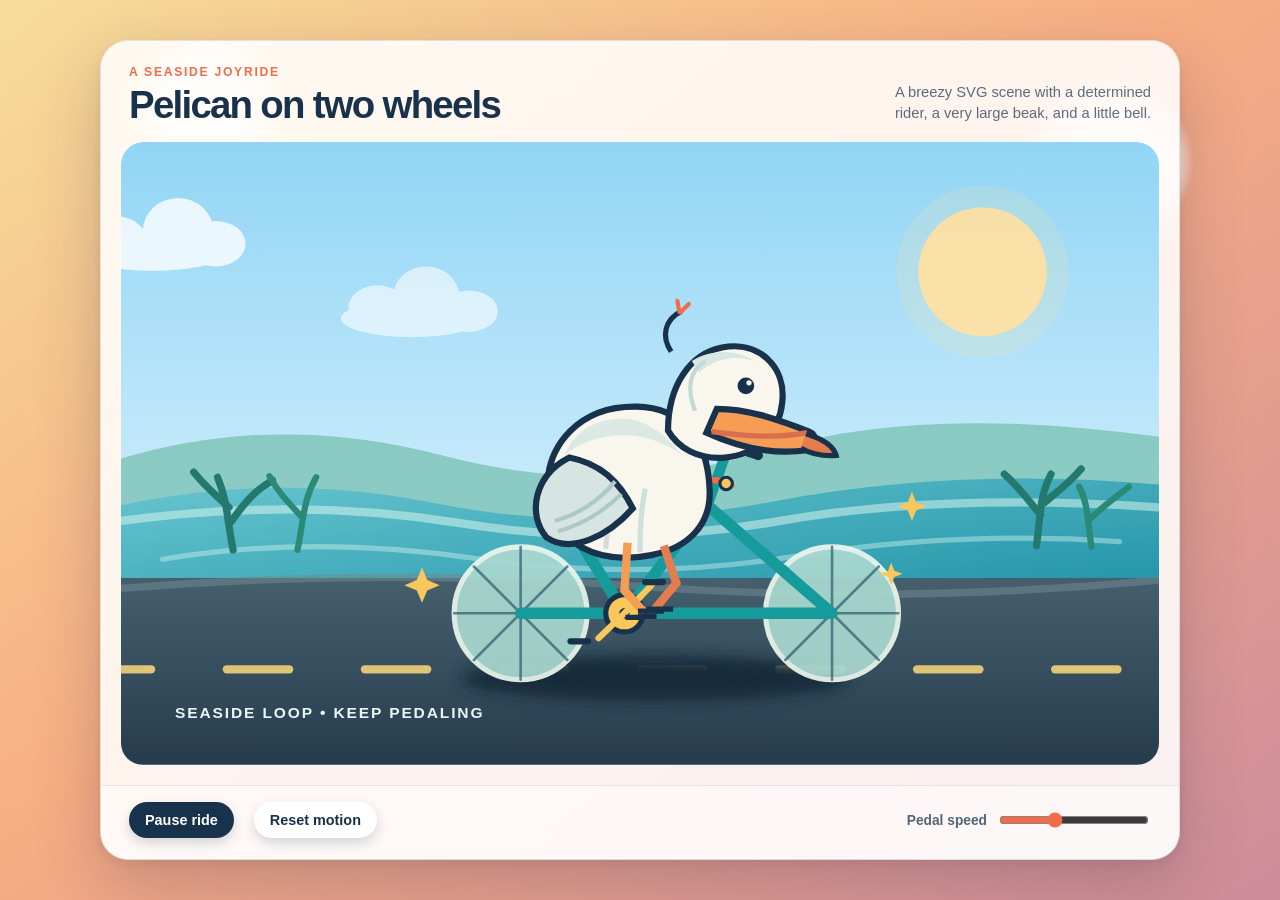
<file: animations/pelican-bicycle-v1.html>
<!doctype html>
<html lang="en">
<head>
  <meta charset="UTF-8" />
  <meta name="viewport" content="width=device-width, initial-scale=1.0" />
  <title>Pelican on Two Wheels</title>
  <style>
    :root {
      --ink: #18324b;
      --sky-bottom: #e5f7ff;
      --panel: rgba(255, 255, 255, 0.86);
      --accent: #f26b4a;
      --teal: #169b9d;
      --gold: #f9c85c;
    }

    * { box-sizing: border-box; }
    body {
      margin: 0;
      min-height: 100vh;
      display: grid;
      place-items: center;
      padding: 24px;
      color: var(--ink);
      font-family: ui-rounded, "Avenir Next", "Segoe UI", sans-serif;
      background:
        radial-gradient(circle at 16% 12%, rgba(255,255,255,.75) 0 4%, transparent 5%),
        radial-gradient(circle at 87% 18%, rgba(255,255,255,.62) 0 5%, transparent 6%),
        linear-gradient(145deg, #f7dd9a 0%, #f7ad83 47%, #cc8c9b 100%);
    }
    .card {
      width: min(1080px, 100%);
      overflow: hidden;
      border: 1px solid rgba(24, 50, 75, .12);
      border-radius: 28px;
      background: var(--panel);
      box-shadow: 0 24px 65px rgba(57, 45, 76, .24), 0 4px 12px rgba(57, 45, 76, .08);
      backdrop-filter: blur(14px);
    }
    header {
      display: flex;
      justify-content: space-between;
      align-items: end;
      gap: 20px;
      padding: 24px 28px 18px;
    }
    .eyebrow { margin: 0 0 7px; color: var(--accent); font-size: .76rem; font-weight: 800; letter-spacing: .14em; text-transform: uppercase; }
    h1 { margin: 0; color: var(--ink); font-size: clamp(1.7rem, 3vw, 2.55rem); letter-spacing: -.045em; line-height: 1; }
    .hint { max-width: 280px; margin: 0; color: rgba(24, 50, 75, .7); font-size: .92rem; line-height: 1.45; text-align: right; }
    .stage-wrap { position: relative; padding: 0 20px 20px; }
    svg { display: block; width: 100%; height: auto; border-radius: 22px; background: var(--sky-bottom); }
    .controls { display: flex; flex-wrap: wrap; align-items: center; gap: 14px 20px; padding: 16px 28px 21px; border-top: 1px solid rgba(24, 50, 75, .1); background: rgba(255,255,255,.46); }
    button { border: 0; border-radius: 999px; padding: 10px 16px; color: white; background: var(--ink); font: inherit; font-size: .9rem; font-weight: 750; cursor: pointer; transition: transform .18s ease, box-shadow .18s ease; box-shadow: 0 5px 12px rgba(24,50,75,.18); }
    button:hover { transform: translateY(-1px); box-shadow: 0 7px 15px rgba(24,50,75,.24); }
    button:active { transform: translateY(1px); }
    button.secondary { color: var(--ink); background: #fff; }
    .speed { display: flex; align-items: center; gap: 10px; margin-left: auto; color: rgba(24,50,75,.74); font-size: .86rem; font-weight: 700; }
    input[type="range"] { width: 150px; accent-color: var(--accent); cursor: pointer; }

    .cloud { animation: floatCloud 18s linear infinite; }
    .cloud.slow { animation-duration: 28s; animation-delay: -9s; }
    .reed { transform-box: fill-box; transform-origin: bottom center; animation: sway 3s ease-in-out infinite; }
    .reed:nth-child(2n) { animation-delay: -.8s; animation-duration: 3.7s; }
    .reed:nth-child(3n) { animation-delay: -1.4s; animation-duration: 4.2s; }
    .bird-shadow { animation: shadowBreathe 1.8s ease-in-out infinite; transform-box: fill-box; transform-origin: center; }
    .pelican { animation: rideBob 1.8s ease-in-out infinite; transform-box: fill-box; transform-origin: center bottom; }
    .body-feather { animation: featherLift 1.8s ease-in-out infinite; transform-box: fill-box; transform-origin: bottom center; }
    .wing { animation: wingFlap 1.8s ease-in-out infinite; transform-box: fill-box; transform-origin: 26% 75%; }
    .leg-front, .leg-back { transform-box: fill-box; transform-origin: top center; animation: pedal 1.1s linear infinite; }
    .leg-back { animation-delay: -.55s; }
    .wheel { transform-box: fill-box; transform-origin: center; animation: spin 1.1s linear infinite; }
    .chain-ring { transform-box: fill-box; transform-origin: center; animation: spin 1.1s linear infinite reverse; }
    .road-dash { animation: roadMove 1.1s linear infinite; }
    .spark { animation: sparkle 1.8s ease-in-out infinite; transform-box: fill-box; transform-origin: center; }
    .spark:nth-child(2) { animation-delay: -.6s; }
    .spark:nth-child(3) { animation-delay: -1.2s; }
    .paused * { animation-play-state: paused !important; }
    @keyframes floatCloud { from { transform: translateX(-90px); } to { transform: translateX(1050px); } }
    @keyframes sway { 0%, 100% { transform: rotate(-4deg); } 50% { transform: rotate(5deg); } }
    @keyframes rideBob { 0%, 100% { transform: translateY(0); } 50% { transform: translateY(-4px); } }
    @keyframes featherLift { 0%, 100% { transform: rotate(0deg); } 50% { transform: rotate(-2deg); } }
    @keyframes wingFlap { 0%, 100% { transform: rotate(0deg); } 50% { transform: rotate(-7deg); } }
    @keyframes pedal { from { transform: rotate(0deg); } to { transform: rotate(360deg); } }
    @keyframes spin { to { transform: rotate(360deg); } }
    @keyframes roadMove { from { transform: translateX(0); } to { transform: translateX(-96px); } }
    @keyframes shadowBreathe { 0%, 100% { transform: scaleX(1); opacity: .23; } 50% { transform: scaleX(.9); opacity: .16; } }
    @keyframes sparkle { 0%, 100% { opacity: .1; transform: scale(.7) rotate(0deg); } 50% { opacity: 1; transform: scale(1.15) rotate(90deg); } }
    @media (max-width: 700px) {
      body { padding: 10px; }
      header { display: block; padding: 20px 20px 14px; }
      .hint { margin-top: 10px; text-align: left; }
      .stage-wrap { padding: 0 10px 10px; }
      .controls { padding-inline: 20px; }
      .speed { width: 100%; margin-left: 0; }
      input[type="range"] { flex: 1; }
    }
  </style>
<style id="pelican-preview-layout">
html.pelican-embedded { min-height: 0 !important; height: auto !important; overflow: hidden; }
.pelican-embedded body { min-height: 0 !important; height: auto !important; display: flow-root !important; width: 100%; box-sizing: border-box; overflow: hidden; }
.pelican-embedded body > main, .pelican-embedded body > .card, .pelican-embedded .page { max-width: 100%; margin-left: auto; margin-right: auto; }
.pelican-embedded :is(header, .title, .controls, nav, .transport, footer) { flex-wrap: wrap; }
.pelican-embedded :is(header, .title, .controls, nav, .transport, footer) > * { min-width: 0; }
.pelican-embedded :is(h1, .eyebrow) { overflow-wrap: anywhere; }
.pelican-embedded input[type="range"] { max-width: 100%; }
</style>

</head>
<body>
  <main class="card">
    <header>
      <div><p class="eyebrow">A seaside joyride</p><h1>Pelican on two wheels</h1></div>
      <p class="hint">A breezy SVG scene with a determined rider, a very large beak, and a little bell.</p>
    </header>
    <div class="stage-wrap">
      <svg id="scene" viewBox="0 0 1000 600" role="img" aria-labelledby="title desc">
        <title id="title">A pelican riding a bicycle beside the sea</title>
        <desc id="desc">A stylized animated pelican pedals a teal bicycle along a seaside road while clouds drift overhead.</desc>
        <defs>
          <linearGradient id="sky" x1="0" y1="0" x2="0" y2="1"><stop offset="0" stop-color="#91d5f5"/><stop offset="1" stop-color="#f2fbff"/></linearGradient>
          <linearGradient id="sea" x1="0" y1="0" x2="1" y2="1"><stop offset="0" stop-color="#68c6cf"/><stop offset="1" stop-color="#1a8ea5"/></linearGradient>
          <linearGradient id="road" x1="0" y1="0" x2="0" y2="1"><stop offset="0" stop-color="#455f6d"/><stop offset="1" stop-color="#263c4d"/></linearGradient>
          <filter id="softShadow" x="-50%" y="-50%" width="200%" height="200%"><feGaussianBlur stdDeviation="7"/></filter>
        </defs>
        <rect width="1000" height="600" rx="22" fill="url(#sky)"/>
        <circle cx="830" cy="125" r="62" fill="#ffe2a0" opacity=".9"/><circle cx="830" cy="125" r="83" fill="#ffe2a0" opacity=".17"/>
        <g class="cloud" fill="#fff" opacity=".78"><ellipse cx="30" cy="104" rx="75" ry="20"/><ellipse cx="-8" cy="93" rx="32" ry="22"/><ellipse cx="55" cy="86" rx="34" ry="32"/><ellipse cx="91" cy="98" rx="29" ry="22"/></g>
        <g class="cloud slow" fill="#fff" opacity=".58"><ellipse cx="280" cy="170" rx="68" ry="18"/><ellipse cx="247" cy="160" rx="28" ry="22"/><ellipse cx="294" cy="149" rx="32" ry="29"/><ellipse cx="335" cy="163" rx="28" ry="20"/></g>
        <path d="M0 305 Q150 260 310 302 T620 298 T1000 284 V420 H0Z" fill="#75bfaf" opacity=".72"/>
        <path d="M0 350 Q150 317 303 348 T630 346 T1000 330 V460 H0Z" fill="url(#sea)"/>
        <path d="M0 365 Q170 342 325 367 T635 365 T1000 352" fill="none" stroke="#d5f5ef" stroke-width="8" stroke-linecap="round" opacity=".55"/>
        <path d="M40 402 Q185 378 340 401 T650 399 T962 385" fill="none" stroke="#d5f5ef" stroke-width="5" stroke-linecap="round" opacity=".42"/>
        <g class="reed" fill="none" stroke-linecap="round"><path d="M108 393 C102 364 103 347 93 323 M106 366 C120 346 130 335 146 326 M104 352 C91 340 81 332 70 318" stroke="#24796f" stroke-width="7"/><path d="M170 393 C176 365 175 346 188 323 M174 361 C160 346 151 337 143 322" stroke="#2b8978" stroke-width="6"/><path d="M882 389 C886 358 885 341 896 320 M886 359 C872 343 864 331 851 320 M889 348 C903 336 914 328 925 315" stroke="#24796f" stroke-width="7"/><path d="M935 390 C931 366 932 348 923 332 M932 365 C946 350 957 344 971 332" stroke="#2b8978" stroke-width="6"/></g>
        <path d="M0 420 H1000 V600 H0Z" fill="url(#road)"/>
        <path d="M0 430 Q250 410 500 428 T1000 422" fill="none" stroke="#708a92" stroke-width="7" opacity=".55"/>
        <g class="road-dash" fill="#f6d57a" opacity=".88"><rect x="-35" y="504" width="68" height="8" rx="4"/><rect x="98" y="504" width="68" height="8" rx="4"/><rect x="231" y="504" width="68" height="8" rx="4"/><rect x="364" y="504" width="68" height="8" rx="4"/><rect x="497" y="504" width="68" height="8" rx="4"/><rect x="630" y="504" width="68" height="8" rx="4"/><rect x="763" y="504" width="68" height="8" rx="4"/><rect x="896" y="504" width="68" height="8" rx="4"/></g>
        <ellipse class="bird-shadow" cx="515" cy="517" rx="188" ry="22" fill="#142a3a" filter="url(#softShadow)"/>
        <g id="bike" stroke-linecap="round" stroke-linejoin="round">
          <g class="wheel" fill="none" stroke="#182f43" stroke-width="8">
            <circle cx="385" cy="454" r="64" fill="#a9d9d0" stroke="#edf7ee" stroke-width="5" opacity=".92"/><circle cx="685" cy="454" r="64" fill="#a9d9d0" stroke="#edf7ee" stroke-width="5" opacity=".92"/>
            <g stroke="#356072" stroke-width="2.5" opacity=".75"><path d="M385 390 V518 M321 454 H449 M340 409 L430 499 M430 409 L340 499"/><path d="M685 390 V518 M621 454 H749 M640 409 L730 499 M730 409 L640 499"/></g>
          </g>
          <path d="M385 454 L485 454 L565 350 L685 454 L565 454 L485 454 L440 381 L565 350" fill="none" stroke="#169b9d" stroke-width="11"/>
          <path d="M565 350 L582 302" fill="none" stroke="#169b9d" stroke-width="10"/><path d="M566 302 C581 294 598 295 614 302" fill="none" stroke="#18324b" stroke-width="9"/>
          <path d="M438 382 L416 352" fill="none" stroke="#169b9d" stroke-width="9"/><path d="M406 351 L432 351" fill="none" stroke="#18324b" stroke-width="8"/>
          <circle class="chain-ring" cx="485" cy="454" r="18" fill="#f9c85c" stroke="#18324b" stroke-width="5"/><circle cx="485" cy="454" r="5" fill="#18324b"/>
          <path d="M485 454 L511 427 M485 454 L460 478" fill="none" stroke="#f9c85c" stroke-width="6"/><path d="M505 424 h17 M450 481 h-17" fill="none" stroke="#18324b" stroke-width="6"/>
          <path d="M552 330 Q571 321 588 331" fill="none" stroke="#f26b4a" stroke-width="6"/><circle cx="583" cy="329" r="6" fill="#f9c85c" stroke="#18324b" stroke-width="3"/>
        </g>
        <g class="pelican">
          <g class="body-feather"><path d="M411 342 C407 290 444 254 497 255 C539 256 565 284 567 334 C569 367 548 391 511 398 C459 408 418 387 411 342Z" fill="#f8f6ed" stroke="#18324b" stroke-width="6"/><path d="M427 302 C458 276 509 276 542 303 C528 286 514 272 491 267 C459 264 437 278 427 302Z" fill="#d9e7e4" opacity=".9"/><path d="M467 392 C469 365 471 344 474 327" fill="none" stroke="#c4d9d6" stroke-width="5" opacity=".8"/><path d="M500 395 C500 367 502 348 505 334" fill="none" stroke="#c4d9d6" stroke-width="5" opacity=".8"/></g>
          <g class="wing"><path d="M432 304 C398 321 391 359 410 381 C434 397 469 380 493 353 C480 327 462 310 432 304Z" fill="#d7e5e2" stroke="#18324b" stroke-width="6"/><path d="M418 365 C443 358 462 344 476 327 M421 375 C446 368 467 354 482 339" fill="none" stroke="#abc9c6" stroke-width="4"/></g>
          <path d="M527 278 C527 235 548 204 579 198 C614 191 641 216 637 251 C634 280 613 301 582 304 C556 306 537 295 527 278Z" fill="#f8f6ed" stroke="#18324b" stroke-width="6"/><path d="M550 211 C567 200 593 199 610 211 C592 205 573 208 557 222Z" fill="#d9e7e4"/><path d="M553 259 C545 238 547 221 563 211" fill="none" stroke="#c4d9d6" stroke-width="4"/>
          <circle cx="602" cy="235" r="8" fill="#18324b"/><circle cx="605" cy="232" r="2.5" fill="#fff"/>
          <path d="M574 257 C602 257 630 266 663 279 C671 282 671 294 661 297 C625 302 590 292 564 280Z" fill="#f59c55" stroke="#18324b" stroke-width="6"/><path d="M569 279 C600 283 630 286 661 280" fill="none" stroke="#d76e4d" stroke-width="5"/><path d="M660 281 C679 287 687 294 689 302 C676 303 664 300 655 295" fill="#e57c50" stroke="#18324b" stroke-width="5"/>
          <path class="leg-front" d="M488 386 L485 432 L505 454" fill="none" stroke="#f59c55" stroke-width="8"/><path class="leg-back" d="M523 389 L535 425 L511 454" fill="none" stroke="#e57c50" stroke-width="8"/>
          <path d="M498 452 h20 M504 458 h-18 M507 452 h16" fill="none" stroke="#18324b" stroke-width="5"/><path d="M506 450 h18 M516 457 h-18 M517 450 h15" fill="none" stroke="#18324b" stroke-width="5"/>
          <path d="M530 202 C520 187 524 171 540 163" fill="none" stroke="#18324b" stroke-width="5"/><path d="M538 164 l-2 -11 M539 164 l8 -8" fill="none" stroke="#f26b4a" stroke-width="4" stroke-linecap="round"/>
        </g>
        <g class="spark" fill="#f9c85c"><path d="M290 410 l5 12 12 5-12 5-5 12-5-12-12-5 12-5Z"/><path d="M762 337 l4 10 10 4-10 4-4 10-4-10-10-4 10-4Z"/><path d="M742 405 l3 8 8 3-8 3-3 8-3-8-8-3 8-3Z"/></g>
        <text x="52" y="555" fill="#e7f8f2" font-size="15" font-weight="700" letter-spacing=".12em">SEASIDE LOOP • KEEP PEDALING</text>
      </svg>
    </div>
    <div class="controls">
      <button id="toggle" type="button" aria-pressed="false">Pause ride</button>
      <button id="reset" class="secondary" type="button">Reset motion</button>
      <label class="speed" for="speed">Pedal speed <input id="speed" type="range" min="0.55" max="1.8" step="0.05" value="1" /></label>
    </div>
  </main>
  <script>
    const scene = document.querySelector('#scene');
    const toggle = document.querySelector('#toggle');
    const reset = document.querySelector('#reset');
    const speed = document.querySelector('#speed');
    const animatedSelectors = ['.cloud', '.reed', '.bird-shadow', '.pelican', '.body-feather', '.wing', '.leg-front', '.leg-back', '.wheel', '.chain-ring', '.road-dash', '.spark'];
    function setSpeed(multiplier) {
      animatedSelectors.forEach((selector) => {
        scene.querySelectorAll(selector).forEach((element) => {
          const current = parseFloat(getComputedStyle(element).animationDuration) || 1;
          element.style.animationDuration = (current / multiplier) + 's';
        });
      });
    }
    toggle.addEventListener('click', () => {
      const paused = scene.classList.toggle('paused');
      toggle.textContent = paused ? 'Resume ride' : 'Pause ride';
      toggle.setAttribute('aria-pressed', String(paused));
    });
    reset.addEventListener('click', () => {
      scene.classList.add('paused');
      void scene.offsetWidth;
      scene.classList.remove('paused');
      toggle.textContent = 'Pause ride';
      toggle.setAttribute('aria-pressed', 'false');
      speed.value = '1';
      setSpeed(1);
    });
    speed.addEventListener('input', (event) => setSpeed(Number(event.target.value)));
  </script>
<script id="pelican-preview-sizing">
(() => {
  if (window.parent === window) return;
  document.documentElement.classList.add('pelican-embedded');
  let pending = false;
  let lastHeight = 0;
  function measure() {
    pending = false;
    if (document.documentElement.clientWidth === 0) return;
    const height = Math.ceil(document.body.getBoundingClientRect().height) + 2;
    if (height > 0 && height !== lastHeight) {
      lastHeight = height;
      window.parent.postMessage({type: 'pelican-preview-height', height}, '*');
    }
  }
  function schedule() {
    if (!pending) { pending = true; requestAnimationFrame(measure); }
  }
  new ResizeObserver(schedule).observe(document.body);
  window.addEventListener('resize', schedule);
  window.addEventListener('load', schedule);
  window.addEventListener('message', event => {
    if (event.source === window.parent && event.data?.type === 'pelican-preview-measure') {
      lastHeight = 0;
      schedule();
    }
  });
  document.fonts.ready.then(schedule);
  schedule();
})();
</script>
</body>
</html>
</file>
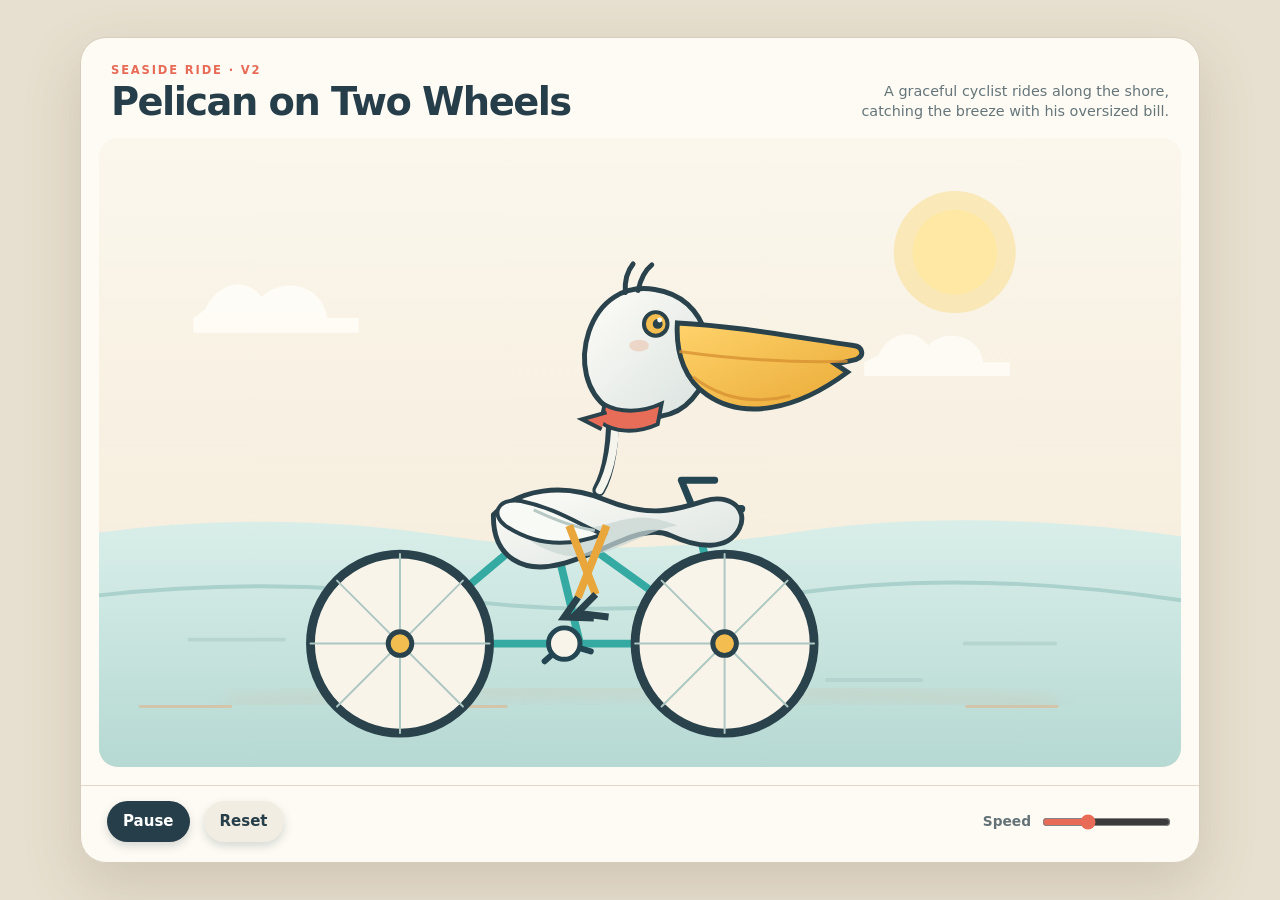
<file: animations/pelican-bicycle-v2.html>
<!doctype html>
<html lang="en">
<head>
  <meta charset="utf-8" />
  <meta name="viewport" content="width=device-width, initial-scale=1" />
  <title>Pelican on a Bicycle — v2</title>
  <style>
    :root{--ink:#263e49;--coral:#e86b57;--teal:#36a9a0;--gold:#f5bd4c;--paper:#fffdf7}
    *{box-sizing:border-box} body{margin:0;min-height:100vh;display:grid;place-items:center;padding:20px;background:#e7dfcf;color:var(--ink);font:15px/1.4 "Trebuchet MS",ui-rounded,system-ui,sans-serif}
    .card{width:min(1120px,100%);overflow:hidden;border:1px solid #d7cdbd;border-radius:26px;background:rgba(255,253,247,.94);box-shadow:0 22px 55px #796d5838}
    header{display:flex;justify-content:space-between;align-items:end;gap:18px;padding:24px 30px 16px}.eyebrow{margin:0 0 5px;color:var(--coral);font-size:.72rem;letter-spacing:.16em;font-weight:800;text-transform:uppercase}h1{margin:0;font-size:clamp(1.6rem,3vw,2.5rem);letter-spacing:-.04em;line-height:1}.sub{max-width:310px;margin:0;text-align:right;color:#65757a;font-size:.9rem}
    .stage{padding:0 18px 18px}svg{display:block;width:100%;height:auto;border-radius:19px;background:#f7f2e8}.controls{display:flex;flex-wrap:wrap;gap:10px 14px;align-items:center;padding:15px 26px 20px;border-top:1px solid #e1d8c9}.btn{border:0;border-radius:999px;padding:10px 16px;color:white;background:var(--ink);font:inherit;font-weight:700;cursor:pointer;box-shadow:0 4px 10px #263e4930}.btn.secondary{color:var(--ink);background:#f2ede3}.btn:hover{filter:brightness(1.06);transform:translateY(-1px)}.speed{display:flex;align-items:center;gap:9px;margin-left:auto;color:#637277;font-weight:700;font-size:.86rem}input{accent-color:var(--coral)}
    .cloud{animation:drift calc(26s / var(--rate,1)) linear infinite}.cloud.slow{animation-duration:calc(36s / var(--rate,1));animation-delay:-11s}.bird{animation:bob calc(1.8s / var(--rate,1)) ease-in-out infinite}.wing{transform-box:fill-box;transform-origin:48% 70%;animation:flap calc(1.2s / var(--rate,1)) ease-in-out infinite}.leg{transform-box:fill-box;transform-origin:top center;animation:pedal calc(1.05s / var(--rate,1)) linear infinite}.leg.b{animation-delay:-.525s}.wheel-spin{transform-box:fill-box;transform-origin:center;animation:spin calc(1.05s / var(--rate,1)) linear infinite}.roadline{animation:road calc(1.7s / var(--rate,1)) linear infinite}.sun-glow{animation:pulse calc(3.8s / var(--rate,1)) ease-in-out infinite}.paused *{animation-play-state:paused!important}
    @keyframes drift{from{transform:translateX(-120px)}to{transform:translateX(1120px)}}@keyframes bob{0%,100%{transform:translateY(0)}50%{transform:translateY(-3px)}}@keyframes flap{0%,100%{transform:rotate(1deg)}50%{transform:rotate(-4deg)}}@keyframes pedal{from{transform:rotate(0)}to{transform:rotate(360deg)}}@keyframes spin{to{transform:rotate(360deg)}}@keyframes road{from{transform:translateX(0)}to{transform:translateX(-180px)}}@keyframes pulse{50%{opacity:.72;transform:scale(1.05)}}
    @media(max-width:650px){header{display:block;padding:20px}.sub{text-align:left;margin-top:9px}.stage{padding:0 10px 10px}.controls{padding:14px 18px}.speed{margin-left:0;width:100%}input{flex:1}}
  </style>
<style id="pelican-preview-layout">
html.pelican-embedded { min-height: 0 !important; height: auto !important; overflow: hidden; }
.pelican-embedded body { min-height: 0 !important; height: auto !important; display: flow-root !important; width: 100%; box-sizing: border-box; overflow: hidden; }
.pelican-embedded body > main, .pelican-embedded body > .card, .pelican-embedded .page { max-width: 100%; margin-left: auto; margin-right: auto; }
.pelican-embedded :is(header, .title, .controls, nav, .transport, footer) { flex-wrap: wrap; }
.pelican-embedded :is(header, .title, .controls, nav, .transport, footer) > * { min-width: 0; }
.pelican-embedded :is(h1, .eyebrow) { overflow-wrap: anywhere; }
.pelican-embedded input[type="range"] { max-width: 100%; }
</style>

</head>
<body>
  <main class="card">
    <header><div><p class="eyebrow">seaside ride · v2</p><h1>Pelican on Two Wheels</h1></div><p class="sub">A graceful cyclist rides along the shore, catching the breeze with his oversized bill.</p></header>
    <div class="stage">
      <svg id="scene" viewBox="0 0 1100 640" role="img" aria-label="An animated pelican rides a turquoise bicycle along the sea">
        <defs>
          <linearGradient id="sky" x1="0" y1="0" x2="0" y2="1"><stop stop-color="#fbf7ed"/><stop offset="1" stop-color="#f4e9d6"/></linearGradient>
          <linearGradient id="sea" x1="0" y1="0" x2="0" y2="1"><stop stop-color="#d9eee9"/><stop offset="1" stop-color="#b6d9d3"/></linearGradient>
          <linearGradient id="beak" x1="0" y1="0" x2="1" y2="1"><stop stop-color="#ffd36b"/><stop offset="1" stop-color="#e9a936"/></linearGradient>
          <linearGradient id="feather" x1="0" y1="0" x2="1" y2="1"><stop stop-color="#fffdf8"/><stop offset="1" stop-color="#d9e2df"/></linearGradient>
          <filter id="shadow"><feGaussianBlur stdDeviation="9"/></filter>
        </defs>
        <rect width="1100" height="640" fill="url(#sky)"/>
        <g class="sun-glow"><circle cx="870" cy="116" r="62" fill="#f8d982" opacity=".48"/><circle cx="870" cy="116" r="43" fill="#ffe8a3"/></g>
        <g class="cloud" fill="#fffdf8" opacity=".9"><path d="M108 174c14-30 44-32 57-12 24-24 64-10 67 21h32v15H96v-15z"/></g>
        <g class="cloud slow" fill="#fffdf8" opacity=".82"><path d="M792 221c12-25 38-28 51-10 19-19 53-9 56 17h27v14H778v-14z"/></g>
        <path d="M0 401 Q180 378 350 404 T700 402 T1100 405 V640H0Z" fill="url(#sea)"/>
        <path d="M0 465 Q180 445 350 468 T700 464 T1100 470" fill="none" stroke="#9fcac4" stroke-width="4" opacity=".75"/>
        <g fill="none" stroke="#b3d2cd" stroke-width="4" stroke-linecap="round" opacity=".8"><path d="M92 510h96"/><path d="M880 514h92"/><path d="M218 548h70"/><path d="M740 551h96"/></g>
        <path d="M130 575 Q550 548 975 575" fill="none" stroke="#cdbfa8" stroke-width="8" opacity=".55" filter="url(#shadow)"/>
        <g class="roadline" fill="none" stroke="#d3c4ac" stroke-width="3" stroke-linecap="round"><path d="M42 578h92"/><path d="M322 578h92"/><path d="M602 578h92"/><path d="M882 578h92"/></g>

        <g transform="translate(0 4)">
          <g id="bike" stroke="#244653" stroke-linecap="round" stroke-linejoin="round">
            <g fill="none" stroke-width="8"><path d="M306 510L458 382l178 128-330 0 152-128 178 0" stroke="#35aaa3"/><path d="M458 382l31 128" stroke="#35aaa3"/><path d="M636 510l-31-137" stroke="#35aaa3"/><path d="M605 373h48" stroke="#244653"/></g>
            <g class="wheel-spin"><circle cx="306" cy="510" r="91" fill="#f8f4e9" stroke="#29424c" stroke-width="9"/><g fill="none" stroke="#adc8c3" stroke-width="2"><path d="M306 419v182M215 510h182M242 446l128 128M242 574l128-128"/></g><circle cx="306" cy="510" r="12" fill="#f3bd4f" stroke="#29424c" stroke-width="5"/></g>
            <g class="wheel-spin"><circle cx="636" cy="510" r="91" fill="#f8f4e9" stroke="#29424c" stroke-width="9"/><g fill="none" stroke="#adc8c3" stroke-width="2"><path d="M636 419v182M545 510h182M572 446l128 128M572 574l128-128"/></g><circle cx="636" cy="510" r="12" fill="#f3bd4f" stroke="#29424c" stroke-width="5"/></g>
            <path d="M604 373l-12-29M592 344h34" fill="none" stroke-width="7"/><path d="M473 510l-20 18M473 510l27 8" fill="none" stroke-width="6"/><circle cx="473" cy="510" r="16" fill="#f8f4e9" stroke-width="5"/>
          </g>

          <g class="bird pelican">
            <path d="M401 379c26-26 70-33 114-15 44 18 70 11 101 1 24-8 45 8 35 28-12 23-42 20-70 7-30-13-65 17-111 29-37 10-70-5-69-50z" fill="url(#feather)" stroke="#29424c" stroke-width="5"/>
            <path d="M424 370c28 22 62 29 98 17 31-10 48-4 66 3-27 4-50 21-81 29-31 8-60-4-83-25z" fill="#c8d6d3" opacity=".7"/>
            <g class="wing"><path d="M429 365c34 7 56 22 83 34-35 13-68 12-99-9-14-10-10-28 16-25z" fill="#f8faf5" stroke="#29424c" stroke-width="4"/><path d="M442 374c25 12 43 18 62 21" fill="none" stroke="#b8c9c5" stroke-width="3"/></g>
            <path d="M508 354c12-21 15-57 14-91" fill="none" stroke="#29424c" stroke-width="13" stroke-linecap="round"/>
            <path d="M509 354c13-22 17-57 16-91" fill="none" stroke="#f5f4ed" stroke-width="8" stroke-linecap="round"/>
            <path d="M518 271c-23-16-30-48-20-78 11-32 36-48 67-43 27 4 45 21 52 46 8 30-1 55-21 72-18 15-53 16-78 3z" fill="url(#feather)" stroke="#29424c" stroke-width="5"/>
            <path d="M535 153q-1-18 8-29M548 151q4-18 14-26" fill="none" stroke="#29424c" stroke-width="5" stroke-linecap="round"/>
            <path d="M588 184c57 3 112 13 179 23 9 1 12 10 3 14l-21 5 12 8c-52 39-106 49-143 23-21-14-32-40-30-73z" fill="url(#beak)" stroke="#29424c" stroke-width="5"/>
            <path d="M590 213c58 8 109 12 171 10M604 239c28 22 62 28 99 19" fill="none" stroke="#d99332" stroke-width="3" opacity=".8"/>
            <circle cx="566" cy="185" r="12" fill="#f3bd4f" stroke="#29424c" stroke-width="4"/><circle cx="568" cy="185" r="5" fill="#29424c"/><circle cx="570" cy="181" r="2.5" fill="#fff"/>
            <ellipse cx="549" cy="207" rx="10" ry="6" fill="#e8b69b" opacity=".45"/>
            <path d="M514 267c14 8 37 9 58-1l-4 21c-22 10-45 8-58-2z" fill="#e76d58" stroke="#29424c" stroke-width="4"/><path d="M516 275l-25 7 20 10" fill="#e76d58" stroke="#29424c" stroke-width="4"/>
            <g fill="none" stroke="#e9a63b" stroke-width="8"><path class="leg" d="M478 390l27 70"/><path class="leg b" d="M516 390l-29 73"/></g><g fill="none" stroke="#29424c" stroke-width="7"><path d="M505 460l-19 19 32 4"/><path d="M487 463l-14 20 30 1"/></g>
          </g>
        </g>
      </svg>
    </div>
    <div class="controls"><button class="btn" id="toggle">Pause</button><button class="btn secondary" id="reset">Reset</button><label class="speed">Speed <input id="speed" type="range" min="0.5" max="2" step="0.1" value="1" /></label></div>
  </main>
  <script>
    const scene=document.getElementById('scene'), toggle=document.getElementById('toggle'), reset=document.getElementById('reset'), speed=document.getElementById('speed');
    let paused=false;
    toggle.addEventListener('click',()=>{paused=!paused;scene.classList.toggle('paused',paused);toggle.textContent=paused?'Resume':'Pause';});
    speed.addEventListener('input',()=>scene.style.setProperty('--rate',speed.value));
    reset.addEventListener('click',()=>{paused=false;scene.classList.remove('paused');toggle.textContent='Pause';speed.value='1';scene.style.removeProperty('--rate');});
  </script>
<script id="pelican-preview-sizing">
(() => {
  if (window.parent === window) return;
  document.documentElement.classList.add('pelican-embedded');
  let pending = false;
  let lastHeight = 0;
  function measure() {
    pending = false;
    if (document.documentElement.clientWidth === 0) return;
    const height = Math.ceil(document.body.getBoundingClientRect().height) + 2;
    if (height > 0 && height !== lastHeight) {
      lastHeight = height;
      window.parent.postMessage({type: 'pelican-preview-height', height}, '*');
    }
  }
  function schedule() {
    if (!pending) { pending = true; requestAnimationFrame(measure); }
  }
  new ResizeObserver(schedule).observe(document.body);
  window.addEventListener('resize', schedule);
  window.addEventListener('load', schedule);
  window.addEventListener('message', event => {
    if (event.source === window.parent && event.data?.type === 'pelican-preview-measure') {
      lastHeight = 0;
      schedule();
    }
  });
  document.fonts.ready.then(schedule);
  schedule();
})();
</script>
</body>
</html>
</file>
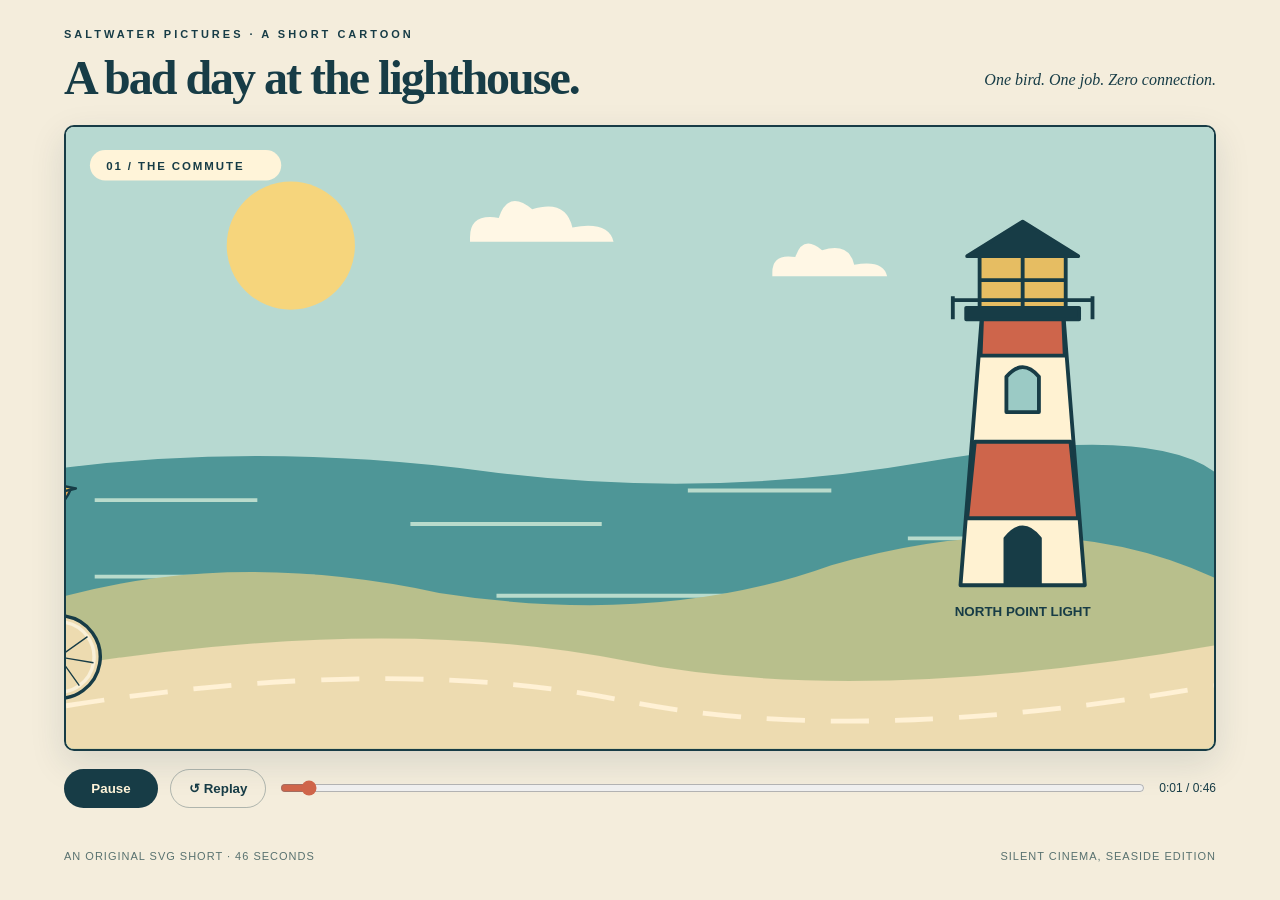
<file: animations/pelican-lighthouse-bad-day.html>
<!doctype html><html lang="en"><meta charset="utf-8"><meta name="viewport" content="width=device-width,initial-scale=1"><title>A Bad Day at the Lighthouse</title><style>
* {
  box-sizing:border-box
}
body {
  margin:0;
  background:#f4eddc;
  color:#173c46;
  font-family:Arial,sans-serif
}
main {
  max-width:1200px;
  margin:auto;
  padding:28px 24px
}
header {
  display:flex;
  justify-content:space-between;
  align-items:end;
  margin-bottom:20px
}
small,.eyebrow {
  font-size:11px;
  letter-spacing:3px;
  font-weight:bold
}
h1 {
  font-family:Georgia,serif;
  font-size:clamp(25px,4vw,48px);
  margin:10px 0 0;
  letter-spacing:-2px
}
header p {
  font-family:Georgia,serif;
  font-style:italic
}
svg {
  display:block;
  width:100%;
  background:#b9dcd6;
  border-radius:8px
}
 .stage {
  box-shadow:0 12px 35px #163b4520;
  overflow:hidden;
  border:2px solid #173c46;
  border-radius:10px
}
 .caption {
  background:#173c46;
  color:#fff4d9;
  text-align:center;
  padding:16px 10px;
  min-height:57px;
  font-family:Georgia,serif;
  font-size:20px
}
nav {
  display:flex;
  gap:12px;
  align-items:center;
  padding:18px 0
}
button {
  cursor:pointer;
  border:1px solid #173c4650;
  background:transparent;
  color:#173c46;
  border-radius:30px;
  padding:11px 18px;
  font-weight:bold
}
button:hover,button:focus-visible {
  background:#e6be66
}
#play {
  background:#173c46;
  color:#fff4d9;
  min-width:94px
}
input {
  flex:1;
  min-width:50px;
  accent-color:#cf654a
}
time {
  font-size:12px;
  white-space:nowrap;
  font-variant-numeric:tabular-nums
}
.chapters {
  display:flex;
  justify-content:space-between;
  gap:8px;
  border-top:1px solid #173c4625;
  padding-top:14px
}
.chapters button {
  font-size:11px;
  border:0;
  padding:8px
}
.chapters button[aria-current=true] {
  background:#e5bf70
}
footer {
  display:flex;
  justify-content:space-between;
  font-size:11px;
  margin-top:24px;
  letter-spacing:1px;
  color:#58716f
}
@media(max-width:650px) {
  main {
  padding:20px 10px
}
header p {
  display:none
}
.caption {
  font-size:16px
}
nav {
  gap:7px
}
button {
  padding:10px
}
.chapters {
  flex-wrap:wrap
}
footer {
  font-size:9px
}

}

</style>
<style id="pelican-preview-layout">
#caption, .chapters { display: none !important; }
html.pelican-embedded { min-height: 0 !important; height: auto !important; overflow: hidden; }
.pelican-embedded body { min-height: 0 !important; height: auto !important; display: flow-root !important; width: 100%; box-sizing: border-box; overflow: hidden; }
.pelican-embedded body > main, .pelican-embedded body > .card, .pelican-embedded .page { max-width: 100%; margin-left: auto; margin-right: auto; }
.pelican-embedded :is(header, .title, .controls, nav, .transport, footer) { flex-wrap: wrap; }
.pelican-embedded :is(header, .title, .controls, nav, .transport, footer) > * { min-width: 0; }
.pelican-embedded :is(h1, .eyebrow) { overflow-wrap: anywhere; }
.pelican-embedded input[type="range"] { max-width: 100%; }
</style>
<main><header><div><div class="eyebrow">SALTWATER PICTURES · A SHORT CARTOON</div><h1>A bad day at the lighthouse.</h1></div><p>One bird. One job. Zero connection.</p></header><div class="stage"><svg viewBox="0 0 1200 650" role="img" aria-labelledby="title desc"><title id="title">A pelican's disastrous day at work</title><desc id="desc">Animated pelican cycles to a lighthouse, starts his computer, sees that ChatGPT is unavailable and throws the computer out of an open window.</desc><defs>
<g id="cloud" fill="#fff7e5"><path d="M0 35Q0 10 30 15Q40-15 65 6Q100-5 107 25Q145 18 150 40H0Z"/></g>
<g id="tower" stroke="#173c46" stroke-width="4" stroke-linejoin="round"><path fill="#fff2d2" d="M-65 0L-42-290H42L65 0Z"/><path fill="#ce654b" d="M-58-70L-50-150H50L58-70ZM-44-240L-42-290H42L44-240Z"/><path fill="#173c46" d="M-18 0V-49Q0-72 18-49V0"/><path fill="#9bcac5" d="M-17-181V-218Q0-238 17-218V-181Z"/><path fill="#e6bd62" d="M-45-290V-344H45V-290Z"/><path d="M0-345V-290M-45-319H45"/><path fill="#173c46" d="M-58-344L0-380L58-344ZM-59-290H59V-278H-59Z"/><path d="M-73-278V-302M73-278V-302M-73-298H73" fill="none"/></g>
<g id="bird" stroke="#173c46" stroke-width="4" stroke-linecap="round" stroke-linejoin="round"><path fill="#cf654b" d="M-52 45L-84 60L-70 100L-30 85Z"/><path fill="#fff5dc" d="M-44 35Q-101 99-41 144Q14 172 45 113Q70 76 34 37L23-19Q-14-48-39-11Z"/><path fill="#e8dbb8" d="M-44 67Q-79 111-22 125Q16 120 8 83"/><path fill="#fff5dc" d="M-35-5Q-48-52-19-67Q31-89 55-41L40 17Q2 40-35-5Z"/><path fill="#e7a957" d="M39-23Q97-3 164-3Q143 49 77 41Q45 39 39-23Z"/><path fill="#f3c65e" d="M39-31L172-3Q112 13 39 2Z"/><ellipse cx="22" cy="-37" rx="16" ry="21" fill="white"/><ellipse cx="27" cy="-35" rx="5" ry="9" fill="#173c46" stroke="none"/><path fill="#2c6e73" d="M-45-64Q-12-103 33-70L52-65L45-54L-47-54Z"/><path d="M-37 31L3 51L32 30" fill="none"/><path fill="#ce654b" d="M3 50L-6 63L8 98L22 62L13 47Z"/></g>
<g id="computer" stroke="#173c46" stroke-width="4" stroke-linejoin="round"><path fill="#96b0a5" d="M-14 52H16L24 77H-25Z"/><rect x="-79" y="-58" width="158" height="115" rx="8" fill="#d9dec5"/><rect x="-68" y="-47" width="136" height="88" rx="3" fill="#173c46"/><circle cx="56" cy="49" r="3" fill="#eac15f"/><path fill="#d9dec5" d="M-42 77H43V84H-42Z"/></g>
</defs><g id="outside"><rect width="1200" height="650" fill="#b7d9d1"/><circle cx="235" cy="124" r="67" fill="#f6d57c"/><g id="clouds"><use href="#cloud" x="420" y="80"/><use href="#cloud" x="920" y="155" transform="scale(.8)"/></g><path d="M0 356Q210 330 440 360T900 350T1200 360V650H0" fill="#4e9697"/><g stroke="#b9dbcc" stroke-width="4" fill="none"><path d="M30 390H200M360 415H560M650 380H800M880 430H1060M30 470H260M450 490H760M930 540H1160"/></g><path d="M0 490Q180 442 390 487Q620 523 800 458Q1030 392 1200 471V650H0" fill="#b8bf8c"/><path d="M0 563Q340 509 585 558T1200 542V650H0" fill="#eddbb0"/><path d="M0 605Q340 551 585 600T1200 584" fill="none" stroke="#fff1d5" stroke-width="5" stroke-dasharray="40 27"/><use href="#tower" x="1000" y="479"/><text x="1000" y="511" text-anchor="middle" font-size="14" fill="#173c46" font-weight="bold">NORTH POINT LIGHT</text><g id="bike" stroke="#173c46" stroke-width="5" stroke-linejoin="round"><g id="wheelA"><circle r="60" fill="#eddbb0"/><circle r="51" fill="none" stroke="#f9f0d8"/><path d="M-51 0H51M0-51V51M-36-36L36 36M-36 36L36-36" stroke-width="2"/></g><g id="wheelB"><circle r="60" fill="#eddbb0"/><circle r="51" fill="none" stroke="#f9f0d8"/><path d="M-51 0H51M0-51V51M-36-36L36 36M-36 36L36-36" stroke-width="2"/></g><path d="M0 0L48-88L91 0H0L144-84L190 0M91 0L56-109M37-110H75M144-84L137-115H166" fill="none" stroke="#ce654b" stroke-width="8"/><circle cx="91" r="11" fill="#173c46"/><g id="rider"><path id="legBack" d="" fill="none" stroke="#b87f38" stroke-width="10"/><path id="crank" d="" fill="none" stroke="#173c46" stroke-width="5"/><path id="leg" d="" fill="none" stroke="#d99a43" stroke-width="12"/><use href="#bird" transform="translate(65 -242) scale(.87)"/><path d="M77-156Q100-152 142-116" fill="none" stroke="#fff5dc" stroke-width="16"/><path d="M143-117H163" stroke-width="7"/></g></g><g id="walking"><path id="walkLegs" stroke="#d99a43" stroke-width="12" fill="none"/><use href="#bird"/></g><g id="flying"><use href="#computer"/></g><g id="splash" fill="none" stroke="#fff5dc" stroke-width="9"><path d="M0 0Q-75-110-90-35M0 0Q-15-145 20-70M0 0Q75-110 95-25"/><ellipse cy="10" rx="110" ry="15"/></g></g>
<g id="office"><rect width="1200" height="650" fill="#e9d9b2"/><path d="M0 0H1200V35H0ZM0 510H1200V650H0" fill="#c7b58d"/><path d="M0 555H1200M0 610H1200M150 510L100 650M500 510L470 650M850 510L880 650" stroke="#ad9e7c" stroke-width="3"/><rect x="830" y="89" width="275" height="340" rx="125" fill="#173c46"/><path d="M848 411V228Q848 104 969 104Q1087 104 1087 228V411Z" fill="#b7d9d1"/><path d="M848 305H1087V411H848Z" fill="#4e9697"/><path d="M844 423H1095" stroke="#fff5dc" stroke-width="19"/><path d="M835 148L773 118V438L835 408M1100 148L1160 118V438L1100 408" fill="#96b0a5" stroke="#173c46" stroke-width="5"/><circle cx="180" cy="133" r="48" fill="#fff4d9" stroke="#173c46" stroke-width="5"/><path d="M180 100V133L205 147" stroke="#173c46" stroke-width="5" fill="none"/><rect x="83" y="245" width="160" height="145" fill="#fff4d9" stroke="#173c46" stroke-width="4"/><text x="163" y="276" text-anchor="middle" font-size="16" fill="#173c46">KEEP CALM</text><text x="163" y="306" text-anchor="middle" font-size="16" fill="#173c46">&amp; SHINE ON</text><use href="#tower" transform="translate(162 373) scale(.14)"/><g id="officeBird"><path d="M400 481L385 545H421M454 476L464 545H498" stroke="#d99a43" stroke-width="15" fill="none"/><use href="#bird" transform="translate(430 295) scale(1.4)"/><path id="arm" d="" fill="none" stroke="#fff5dc" stroke-width="26" stroke-linecap="round"/><path id="brow" d="M446 237L472 235" stroke="#173c46" stroke-width="6" fill="none"/></g><g stroke="#173c46" stroke-width="5"><path d="M540 462V574M784 462V574"/><rect x="515" y="438" width="298" height="25" rx="5" fill="#ce654b"/><path d="M550 425H647L658 437H544Z" fill="#e6dcc0"/><path d="M748 414V431H769V414" fill="#fff5dc"/></g><g id="deskComputer"><use href="#computer"/><g id="screenOn"><rect x="-67" y="-46" width="134" height="86" fill="#f9f1da"/><text x="0" y="-18" font-size="15" text-anchor="middle" fill="#173c46" font-weight="bold">ChatGPT</text><text id="screenMessage" x="0" y="8" font-size="11" text-anchor="middle" fill="#ce654b">Connecting…</text></g></g><g id="errorCard"><rect x="570" y="72" width="240" height="127" rx="12" fill="#fff5dc" stroke="#ce654b" stroke-width="4"/><text x="690" y="104" text-anchor="middle" font-size="23" fill="#173c46" font-weight="bold">ChatGPT</text><text x="690" y="141" text-anchor="middle" font-size="21" fill="#bf4d36">Not responding.</text><text x="690" y="176" text-anchor="middle" font-size="13" fill="#63736b">Please try again later.</text><path d="M649 201L666 223L683 201" fill="#fff5dc"/></g><g id="rage" fill="#ce654b" font-size="40" font-weight="bold"><text x="330" y="222">#!@%</text><path d="M378 255L357 242M384 278L355 279" stroke="#ce654b" stroke-width="5"/></g></g><g id="end"><rect width="1200" height="650" fill="#173c46" opacity=".94"/><text x="600" y="200" text-anchor="middle" fill="#e6bf67" font-size="15" letter-spacing="6">ANOTHER DAY. ANOTHER WAVE.</text><text x="600" y="300" text-anchor="middle" fill="#fff4d9" font-size="67" font-family="Georgia">Technical support</text><text x="600" y="380" text-anchor="middle" fill="#fff4d9" font-size="67" font-family="Georgia">has left the building.</text><text x="600" y="460" text-anchor="middle" fill="#b7d9d1" font-size="23">The lighthouse, fortunately, still works.</text><text x="600" y="560" text-anchor="middle" fill="#e6bf67" font-size="17" letter-spacing="5">THE END</text></g><rect x="25" y="24" width="200" height="32" rx="16" fill="#fff4d9"/><text id="sceneLabel" x="42" y="45" font-size="12" fill="#173c46" font-weight="bold" letter-spacing="2"></text></svg><div class="caption" id="caption" aria-live="off"></div></div><nav aria-label="Playback"><button id="play">Pause</button><button id="replay" aria-label="Replay from beginning">↺ Replay</button><input id="seek" type="range" min="0" max="46" value="0" step=".01" aria-label="Animation timeline"><time id="time">0:00 / 0:46</time></nav><div class="chapters" aria-label="Chapters"><button data-t="0">01 · THE COMMUTE</button><button data-t="10">02 · CLOCKING IN</button><button data-t="15">03 · BOOTING UP</button><button data-t="23">04 · NO CONNECTION</button><button data-t="32">05 · LOGGING OFF</button><button data-t="42">06 · THE END</button></div><footer><span>AN ORIGINAL SVG SHORT · 46 SECONDS</span><span>SILENT CINEMA, SEASIDE EDITION</span></footer></main><script>
const $=id=>document.getElementById(id),clamp=v=>Math.max(0,Math.min(1,v)),mix=(a,b,u)=>a+(b-a)*clamp(u),ease=u=> {
  u=clamp(u);
  return u*u*(3-2*u)
},show=(id,v)=>$(id).style.display=v?'':'none',tr=(id,v)=>$(id).setAttribute('transform',v);
  let t=0,playing=!matchMedia('(prefers-reduced-motion: reduce)').matches,last=0;
  const duration=46;
  
function render() {
  let interior=t>=15&&t<36,ending=t>=42;
  show('office',interior);
  show('outside',!interior);
  show('end',ending);
  let x=t<10?mix(-170,575,ease(t/10)):mix(575,750,ease((t-10)/3));
  tr('bike',`translate(${x} 554) scale(.72)`);
  let spin=Math.min(t,13)*210;
  tr('wheelA',`rotate(${spin})`);
  tr('wheelB',`translate(190 0) rotate(${spin})`);
  show('rider',t<13.7);
  show('walking',t>=13.7&&t<15);
  let walk=clamp((t-13.7)/1.3);
  tr('walking',`translate(${mix(825,1000,walk)} ${mix(385,372,walk)}) scale(${mix(.65,.43,walk)})`);
  $('walkLegs').setAttribute('d',`M-20 133L${-30+Math.sin(t*17)*17} 180H${-8+Math.sin(t*17)*17}M22 137L${40-Math.sin(t*17)*17} 180H${63-Math.sin(t*17)*17}`);
  let a=Math.min(t,13)*8,px=91+21*Math.cos(a),py=21*Math.sin(a),bx=91-21*Math.cos(a),by=-21*Math.sin(a);
  $('legBack').setAttribute('d',`M65-132L${80-25*Math.cos(a)} -64L${bx} ${by}`);
  $('crank').setAttribute('d',`M${bx} ${by}L${px} ${py}M${px-12} ${py}H${px+12}M${bx-12} ${by}H${bx+12}`);
  $('leg').setAttribute('d',`M65-132L${80+25*Math.cos(a)} -64L${px} ${py}`);
  tr('clouds',`translate(${Math.sin(t/12)*25} 0)`);
  show('flying',t>=36&&t<39.5);
  let f=clamp((t-36)/3.5);
  tr('flying',`translate(${mix(1000,540,f)} ${270-85*Math.sin(Math.PI*f)+165*f*f}) rotate(${-f*350}) scale(.42)`);
  show('splash',t>=39.5&&t<42);
  tr('splash',`translate(540 435) scale(${.4+clamp((t-39.5)/1.5)})`);
  
let cx=682,cy=351,rot=0;
  if(t>=30&&t<32) {
  let u=ease((t-30)/2);
  cx=mix(682,560,u);
  cy=mix(351,260,u);
  rot=mix(0,-18,u)
  } else if(t>=32&&t<33) {
  let u=ease(t-32);
  cx=mix(560,496,u);
  cy=mix(260,210,u);
  rot=mix(-18,-35,u)
  } else if(t>=33) {
  let u=clamp((t-33)/2);
  cx=mix(496,980,u);
  cy=210-100*Math.sin(u*Math.PI);
  rot=mix(-35,15,u);
  }
  tr('deskComputer',`translate(${cx} ${cy}) rotate(${rot}) scale(${t>35?mix(1,.2,(t-35)/.65):1})`);
  show('deskComputer',t<35.65);
  show('screenOn',t>=19);
  show('errorCard',t>=23&&t<30);
  show('rage',t>=27&&t<34);
  $('screenMessage').textContent=t<23?'Connecting…':'Unavailable';
  let handX=570,handY=425;
  if(t>=17&&t<20) {
  let u=Math.sin(clamp((t-17)/3)*Math.PI);
  handX=mix(570,738,u);
  handY=mix(425,400,u);
  }
  if(t>=30&&t<33) {
  handX=cx-65;
  handY=cy+30
  } else if(t>=33) {
  handX=650;
  handY=260;
  }
  $('arm').setAttribute('d',`M430 394Q470 ${handY+20} ${handX} ${handY}`);
  $('brow').setAttribute('d',t>=27?'M447 228L476 244':'M446 229Q460 222 474 229');
  tr('officeBird',t>=27&&t<30?`translate(${Math.sin(t*35)*3} 0)`:'');
  
let ch=t<10?0:t<15?1:t<23?2:t<32?3:t<42?4:5;
  let labels=['01 / THE COMMUTE','02 / CLOCKING IN','03 / BOOTING UP','04 / NO CONNECTION','05 / LOGGING OFF','06 / THE END'];
  $('sceneLabel').textContent=labels[ch];
  $('caption').textContent=t<10?'Another beautiful day at the office.':t<15?'North Point Lighthouse. Right on time.':t<19?'First, a little help with the lighthouse log.':t<23?'Power on. Coffee ready. Just a moment…':t<27?'ChatGPT is not responding.':t<30?'“I have ONE question about fog.”':t<33?'Have you tried turning it off and—':t<36?'“Let’s take this offline.”':t<39.5?'Connection lost. Altitude, too.':t<42?'SPLASH. A very hard refresh.':'Tomorrow, he is bringing a notebook.';
  $('seek').value=t;
  $('time').textContent=`0:${String(Math.floor(t)).padStart(2,'0')} / 0:46`;
  $('play').textContent=playing?'Pause':t>=duration?'Play again':'Play';
  document.querySelectorAll('[data-t]').forEach((b,i)=>b.setAttribute('aria-current',i===ch));
  }
$('play').onclick=()=> {
  if(t>=duration)t=0;
  playing=!playing;
  render()
};
  $('replay').onclick=()=> {
  t=0;
  playing=true;
  render()
};
  $('seek').oninput=e=> {
  t=+e.target.value;
  render()
};
  document.querySelectorAll('[data-t]').forEach(b=>b.onclick=()=> {
  t=+b.dataset.t;
  render();
});
  function tick(now) {
  if(last&&playing) {
  t=Math.min(duration,t+(now-last)/1000);
  if(t===duration)playing=false
  }
  last=now;
  render();
  requestAnimationFrame(tick)
}
document.addEventListener('visibilitychange',()=>last=0);
  render();
  requestAnimationFrame(tick);
  
</script></html>







<script id="pelican-preview-sizing">
(() => {
  if (window.parent === window) return;
  document.documentElement.classList.add('pelican-embedded');
  let pending = false;
  let lastHeight = 0;
  function measure() {
    pending = false;
    if (document.documentElement.clientWidth === 0) return;
    const height = Math.ceil(document.body.getBoundingClientRect().height) + 2;
    if (height > 0 && height !== lastHeight) {
      lastHeight = height;
      window.parent.postMessage({type: 'pelican-preview-height', height}, '*');
    }
  }
  function schedule() {
    if (!pending) { pending = true; requestAnimationFrame(measure); }
  }
  new ResizeObserver(schedule).observe(document.body);
  window.addEventListener('resize', schedule);
  window.addEventListener('load', schedule);
  window.addEventListener('message', event => {
    if (event.source === window.parent && event.data?.type === 'pelican-preview-measure') {
      lastHeight = 0;
      schedule();
    }
  });
  document.fonts.ready.then(schedule);
  schedule();
})();
</script>
</file>
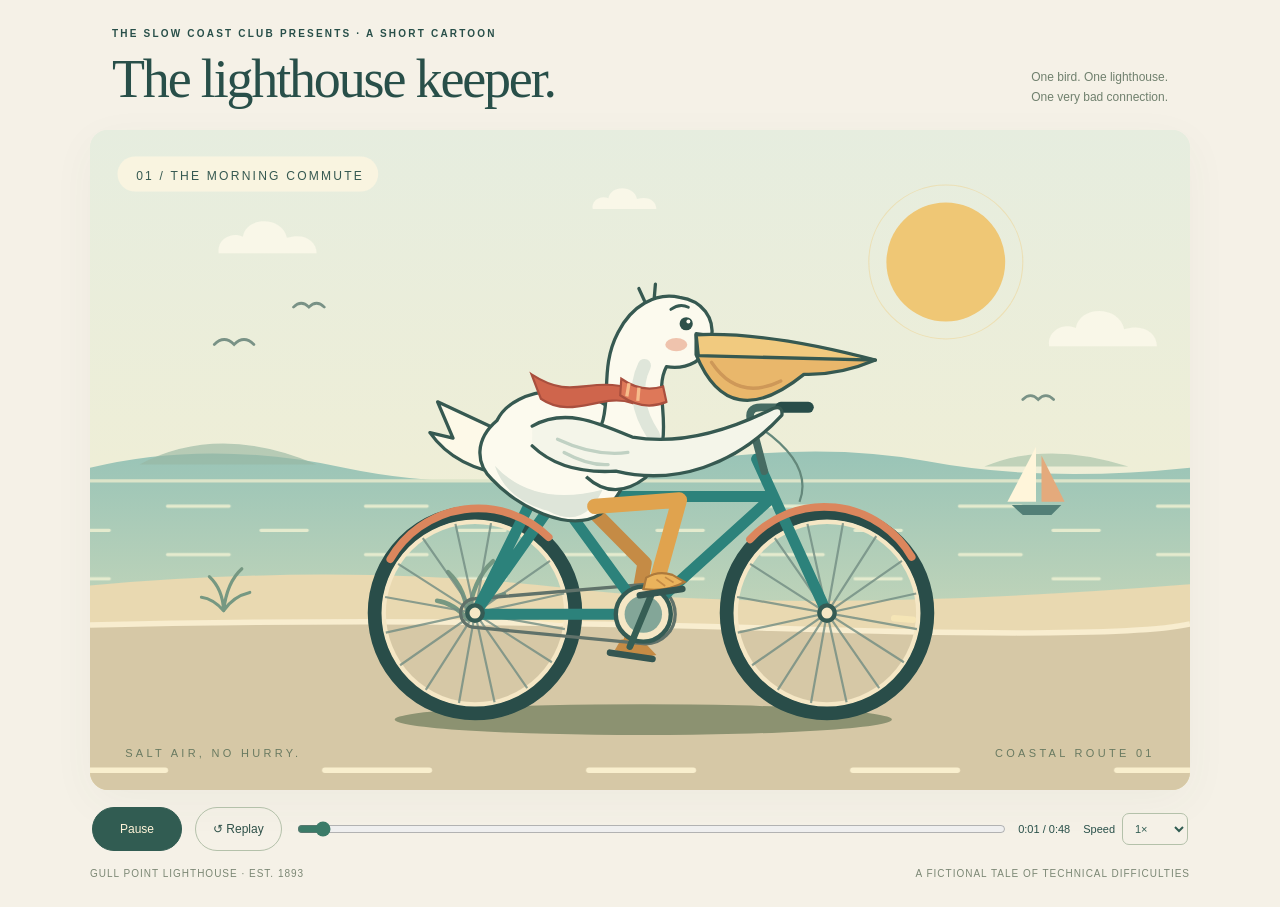
<file: animations/pelican-lighthouse-keeper.html>
<!DOCTYPE html>
<html lang="en"><head><meta charset="utf-8"><meta name="viewport" content="width=device-width, initial-scale=1"><meta name="theme-color" content="#f5f1e7"><title>The Lighthouse Keeper — A Pelican Cartoon</title>
<style>
:root{color-scheme:light;font-family:"Trebuchet MS",Arial,sans-serif;color:#284f49;background:#f5f1e7}*{box-sizing:border-box}body{margin:0;min-height:100svh;display:grid;place-items:center;padding:28px 20px}main{width:min(1100px,100%)}header{display:flex;align-items:end;justify-content:space-between;gap:20px;padding:0 22px 22px}.eyebrow{font-size:10px;letter-spacing:.22em;font-weight:700;margin:0 0 12px}h1{font:400 clamp(31px,4.8vw,54px)/1.05 Georgia,serif;letter-spacing:-.04em;margin:0}.tagline{font-size:12px;line-height:1.7;text-align:right;color:#70806e;margin:0}.stage{border-radius:18px;overflow:hidden;background:#e6eddf;box-shadow:0 12px 45px #4960470b}svg{display:block;width:100%;height:auto}.subtitle{margin:0;background:#2f5149;color:#fff3d7;min-height:54px;padding:16px 22px;text-align:center;font:17px/1.4 Georgia,serif}.player{display:flex;align-items:center;gap:13px;padding:17px 2px 0;flex-wrap:wrap}button{font:12px "Trebuchet MS",sans-serif;color:#2f5149;border:1px solid #b4c1aa;border-radius:24px;background:transparent;padding:11px 17px;min-height:44px;cursor:pointer}button:hover{background:#e5e8d9}button:focus-visible,input:focus-visible{outline:3px solid #c47656;outline-offset:4px}#play{background:#315c52;color:#fff4d9;border-color:#315c52;min-width:90px}.seek-label{flex:1;min-width:150px;display:flex;align-items:center;gap:10px}.sr-only{position:absolute;width:1px;height:1px;padding:0;margin:-1px;overflow:hidden;clip:rect(0,0,0,0);white-space:nowrap;border:0}input{accent-color:#3b7b68;cursor:pointer}#timeline{width:100%;height:20px}#clock{font-size:11px;white-space:nowrap;font-variant-numeric:tabular-nums}.speed-label{display:flex;align-items:center;gap:7px;font-size:11px}select{font:inherit;background:#f5f1e7;color:#315c52;border:1px solid #b4c1aa;border-radius:7px;padding:8px}footer{display:flex;justify-content:space-between;gap:20px;margin-top:17px;font-size:10px;letter-spacing:.1em;color:#7b8774}.chapters{display:flex;gap:6px;flex-wrap:wrap;margin-top:15px}.chapters button{border-color:transparent;color:#76836f;min-height:34px;padding:7px 12px;font-size:10px;letter-spacing:.07em}.chapters button[aria-current="true"]{color:#315c52;background:#e5e9d9}@media(max-width:600px){body{padding:23px 10px}header{padding:0 8px 18px}.tagline{display:none}.subtitle{font-size:14px;min-height:62px;padding:13px}.player{gap:8px}.seek-label{order:5;flex-basis:100%}.speed-label{margin-left:auto}.chapters{gap:0}.chapters button{padding:7px 8px}footer{font-size:8px}.stage{border-radius:12px}}
</style>
<style id="pelican-preview-layout">
#subtitle, .chapters { display: none !important; }
html.pelican-embedded { min-height: 0 !important; height: auto !important; overflow: hidden; }
.pelican-embedded body { min-height: 0 !important; height: auto !important; display: flow-root !important; width: 100%; box-sizing: border-box; overflow: hidden; }
.pelican-embedded body > main, .pelican-embedded body > .card, .pelican-embedded .page { max-width: 100%; margin-left: auto; margin-right: auto; }
.pelican-embedded :is(header, .title, .controls, nav, .transport, footer) { flex-wrap: wrap; }
.pelican-embedded :is(header, .title, .controls, nav, .transport, footer) > * { min-width: 0; }
.pelican-embedded :is(h1, .eyebrow) { overflow-wrap: anywhere; }
.pelican-embedded input[type="range"] { max-width: 100%; }
</style>
</head><body><main>
<header><div><p class="eyebrow">THE SLOW COAST CLUB PRESENTS · A SHORT CARTOON</p><h1>The lighthouse keeper.</h1></div><p class="tagline">One bird. One lighthouse.<br>One very bad connection.</p></header>
<div class="stage"><svg id="illustration" viewBox="0 0 1000 600" role="img" aria-labelledby="scene-title scene-desc" xmlns="http://www.w3.org/2000/svg">
      <title id="scene-title">The lighthouse keeper: a pelican cartoon</title>
      <desc id="scene-desc">A pelican cycles to his lighthouse job, switches on his computer, finds that ChatGPT is not working, grows furious and throws the computer out of the open window into the sea. He returns to work with pencil and paper.</desc>
      <defs>
        <linearGradient id="sky" x2="0" y2="1"><stop stop-color="#e6eddf"/><stop offset="1" stop-color="#f6efcf"/></linearGradient>
        <linearGradient id="sea" x2="0" y2="1"><stop stop-color="#99c4b7"/><stop offset="1" stop-color="#c0d4b9"/></linearGradient>
        <pattern id="ripples" width="180" height="44" patternUnits="userSpaceOnUse"><path d="M8 12h42m53 22h56" fill="none" stroke="#e5ebce" stroke-width="3" stroke-linecap="round"/></pattern>
        <pattern id="road" width="240" height="90" patternUnits="userSpaceOnUse"><path d="M20 42h95" stroke="#f9efce" stroke-width="5" stroke-linecap="round"/></pattern>
        <g id="cloud" fill="#f9f7e8"><path d="M0 26C-2 14 11 6 22 11C25-8 58-8 62 12C78 7 89 15 89 26Z"/></g>
        <g id="spokes" stroke="#728d83" stroke-width="2" opacity=".8"><path d="M-83 0H83M0-83V83M-58.7-58.7L58.7 58.7M-58.7 58.7L58.7-58.7M-76.7-31.8L76.7 31.8M-31.8-76.7L31.8 76.7M-76.7 31.8L76.7-31.8M-31.8 76.7L31.8-76.7"/><path d="M-37-69l8 15" stroke="#f8e8b8" stroke-width="6" stroke-linecap="round"/></g>
        <g id="plant" fill="none" stroke="#769882" stroke-width="4" stroke-linecap="round"><path d="M0 0q-1-27-18-43M0 0q4-36 23-53M0 0q-13-15-28-17M0 0q12-18 33-23"/></g>
            <g id="tower-art" stroke="#365951" stroke-width="3" stroke-linejoin="round">
        <path d="M-85 190L-55-155H55L85 190Z" fill="#faf4df"/>
        <path d="M-72 50h144l7 77H-79ZM-62-70H62l7 77H-69Z" fill="#d77960" stroke="none"/>
        <path d="M-55-155h110v-73H-55Z" fill="#88b9af"/>
        <path d="M-66-228l66-42 66 42Z" fill="#365951"/>
        <path d="M-68-155H68M-71-141H71M0-225v67M-34-225v67M34-225v67" fill="none"/>
        <path d="M-85-155v-24H85v24M-85-166H85M-70-179v24M70-179v24" fill="none"/>
        <path d="M-21 190v-58a21 21 0 0 1 42 0v58Z" fill="#365951"/>
        <path d="M-18-103a18 18 0 0 1 36 0v27H-18Z" fill="#73a99f"/>
        <path d="M-22 22h44v47H-22Z" fill="#345c57"/><path d="M-26 70h52" stroke="#f9eed2" stroke-width="7"/>
        <circle cy="-192" r="15" fill="#f0ca78" stroke="none"/>
        <path d="M-100 191H100" stroke="#365951" stroke-width="9"/>
      </g>
      <g id="standing-pelican" stroke="#365951" stroke-width="3" stroke-linejoin="round">
        <path d="M-35 62l-8 51h38M13 63l8 50h33" fill="none" stroke="#cf9649" stroke-width="11" stroke-linecap="round"/>
        <path d="M-60-8l-43-20 16 35-18-1q21 28 59 20" fill="#fdf9e8"/>
        <path d="M-62-38C-28-79 33-58 47-15Q65 46 16 73Q-39 83-68 32Q-84-9-62-38Z" fill="#fcfaee"/>
        <path d="M-61 26Q-25 60 26 45Q11 82-29 63Z" fill="#dbe4d8" stroke="none"/>
        <path d="M4-27Q36-57 22-91Q10-137 37-163Q62-184 87-164Q108-144 91-125Q81-114 65-117Q52-96 68-68Q91-23 45 9" fill="#fcfaee"/>
        <path d="M84-144L234-122Q201-105 173-109Q108-53 85-125Z" fill="#e7b266"/>
        <path d="M84-145Q146-150 234-122L86-125Z" fill="#f3cc7c"/>
        <path d="M99-120q25 34 56 15" fill="none" stroke="#c88f4c"/>
        <circle cx="74" cy="-153" r="5" fill="#284f49" stroke="none"/><circle cx="75" cy="-155" r="1.5" fill="#fff" stroke="none"/>
        <path d="M43-170l-5-12m14 10 2-12" fill="none" stroke-linecap="round"/>
        <ellipse cx="71" cy="-133" rx="9" ry="5" fill="#e6a085" stroke="none"/>
        <path d="M24-100q16 12 39 3l5 15q-28 12-48-5Z" fill="#d87457"/>
        <path d="M25-92q-25-17-56-5l-8 19q34-17 65-3" fill="#cf654c"/>
        <path d="M-46-19Q-7-36 27-9L58 20Q20 46-26 22Z" fill="#ecf0e3"/>
        <path d="M-27-4L14 15M-29 9L-1 23" fill="none" stroke="#bacdc0" stroke-linecap="round"/>
      </g>
      <g id="computer-shell" stroke="#365951" stroke-width="4" stroke-linejoin="round">
        <path d="M-13 58l-5 29h55l-14-29" fill="#89a69a"/><rect x="-101" y="-83" width="214" height="146" rx="10" fill="#4b6d63"/>
        <rect x="-90" y="-72" width="192" height="115" rx="3" fill="#182e2c" stroke="none"/>
        <circle cx="86" cy="53" r="3" fill="#d8c48e" stroke="none"/>
      </g>
      <clipPath id="window-clip"><path d="M804 316V151a72 72 0 0 1 144 0v165Z"/></clipPath></defs><g id="commute-scene">
      <path fill="url(#sky)" d="M0 0h1000v600H0z"/>
      <circle cx="778" cy="120" r="54" fill="#efc775"/>
      <circle cx="778" cy="120" r="70" fill="none" stroke="#efc775" stroke-width="1" opacity=".38"/>
      <g id="clouds"><use href="#cloud" x="130" y="86"/><use href="#cloud" transform="translate(470 55) scale(.65)"/><use href="#cloud" transform="translate(885 168) scale(1.1)"/><use href="#cloud" x="1230" y="86"/><use href="#cloud" transform="translate(1570 55) scale(.65)"/><use href="#cloud" transform="translate(1985 168) scale(1.1)"/></g>
      <g fill="none" stroke="#799286" stroke-width="2.5" stroke-linecap="round"><path d="M113 195q9-9 18 0q9-9 18 0M185 161q7-7 14 0q7-7 14 0M848 245q7-7 14 0q7-7 14 0"/></g>
      <path d="M0 307Q108 281 231 307T504 307T760 301T1000 307V438H0Z" fill="url(#sea)"/>
      <path d="M0 319h1000" stroke="#dce4c9" stroke-width="3"/>
      <g opacity=".64"><path d="M45 304q72-38 161 0" fill="#98b7a3"/><path d="M813 306q57-24 131 0" fill="#a6c2a9"/></g>
      <rect y="333" width="1000" height="100" fill="url(#ripples)" id="water"/>
      <g transform="translate(860 341)"><path d="M-22 0h45l-9 9h-26Z" fill="#527f77"/><path d="M0-53V-3H-26Z" fill="#fff5da"/><path d="M5-45V-3h21Z" fill="#e4aa7c"/></g>
      <path d="M0 414Q236 393 439 417T1000 413V600H0Z" fill="#e9d9b1"/>
      <path d="M0 449Q300 442 620 452T1000 448V600H0Z" fill="#d6c8a6"/>
      <path d="M0 450Q300 443 620 453T1000 449" fill="none" stroke="#f8edcf" stroke-width="5"/>
      <rect y="510" width="1000" height="90" fill="url(#road)" id="road-marks"/>
      <g id="plants"><use href="#plant" x="110" y="445"/><use href="#plant" transform="translate(888 437) scale(.72)"/><use href="#plant" x="1110" y="445"/><use href="#plant" transform="translate(1888 437) scale(.72)"/></g>
      <g id="arrival-tower" transform="translate(1200 321)"><use href="#tower-art"/><rect x="-129" y="197" width="258" height="31" rx="6" fill="#f7ecd1"/><text x="0" y="218" text-anchor="middle" font-size="13" fill="#365951" letter-spacing="2">GULL POINT LIGHTHOUSE</text></g><ellipse id="bike-shadow" cx="503" cy="536" rx="226" ry="14" fill="#8c9271" opacity=".18"/>
      <g id="rider-position"><g id="rider">
        <!-- Far leg is behind the bicycle and the bird. -->
        <path id="far-leg" d="M452 349L479 399L473 462" fill="none" stroke="#c58b45" stroke-width="13" stroke-linecap="round" stroke-linejoin="round"/>
        <g id="far-foot"><path d="M-9-5Q3-10 15-4L25 4Q7 11-13 5Z" fill="#c58b45"/><path d="M-17 8h39" stroke="#345651" stroke-width="6" stroke-linecap="round"/></g>
        <!-- Wheels: their centers stay fixed while the spokes turn. -->
        <g fill="none"><circle cx="350" cy="440" r="91" stroke="#294d49" stroke-width="13"/><circle cx="670" cy="440" r="91" stroke="#294d49" stroke-width="13"/><circle cx="350" cy="440" r="83" stroke="#f5e7c5" stroke-width="4"/><circle cx="670" cy="440" r="83" stroke="#f5e7c5" stroke-width="4"/></g>
        <g transform="translate(350 440)"><g id="rear-spokes"><use href="#spokes"/></g></g>
        <g transform="translate(670 440)"><g id="front-spokes"><use href="#spokes"/></g></g>
        <!-- Chain, frame, fenders, saddle, and bars. -->
        <path d="M350 427L505 414A27 27 0 0 1 505 468L350 453A13 13 0 0 1 350 427Z" fill="none" stroke="#60726a" stroke-width="3"/>
        <g fill="none" stroke="#2c827b" stroke-width="10" stroke-linecap="round" stroke-linejoin="round"><path d="M350 440L425 334L503 441H350L410 320M425 334H621L503 441M606 300L670 440"/><path d="M273 391A92 92 0 0 1 417 371M600 373A92 92 0 0 1 747 389" stroke="#db865d" stroke-width="7"/></g>
        <path d="M413 325l-9-29M613 311l-12-45q-4-13 9-13h29" fill="none" stroke="#466b62" stroke-width="7" stroke-linecap="round"/>
        <path d="M628 253h25" stroke="#284d49" stroke-width="10" stroke-linecap="round"/>
        <path d="M601 266Q659 302 645 339" fill="none" stroke="#64887b" stroke-width="2"/>
        <path d="M382 293q26-11 60 0q5 9-6 12h-46q-16-1-8-12" fill="#344f48"/>
        <g fill="#f5e7c5" stroke="#345b54" stroke-width="4"><circle cx="350" cy="440" r="7"/><circle cx="670" cy="440" r="7"/><circle cx="503" cy="441" r="25"/></g>
        <circle cx="503" cy="441" r="17" fill="#83a698"/>
        <path id="crank" d="M471 441H535" stroke="#365e55" stroke-width="6" stroke-linecap="round"/>
        <!-- Tail and plump body. -->
        <path d="M372 274L316 248L330 281L309 276Q333 310 385 315Z" fill="#fdf9e8" stroke="#365951" stroke-width="3" stroke-linejoin="round"/>
        <path d="M370 265C386 232 452 228 480 261C501 285 492 327 464 350C435 368 387 342 366 319C350 304 350 282 370 265Z" fill="#fcfaee" stroke="#365951" stroke-width="3"/>
        <path d="M368 306Q403 344 466 328Q449 365 416 347Q379 338 368 306" fill="#dee5d9"/>
        <!-- Curved neck and head, with unmistakable pelican bill and pouch. -->
        <path d="M451 291C482 260 459 225 480 185C492 161 514 148 536 153C557 156 568 172 565 190C562 211 541 219 524 216C510 242 537 281 505 317Q476 339 451 316" fill="#fcfaee" stroke="#365951" stroke-width="3" stroke-linejoin="round"/>
        <path d="M504 215Q490 244 512 278Q518 295 503 310" fill="none" stroke="#dfe6da" stroke-width="12" stroke-linecap="round"/>
        <path d="M551 186L714 210Q681 224 649 223Q581 278 551 205Z" fill="#e9b76b" stroke="#365951" stroke-width="3" stroke-linejoin="round"/>
        <path d="M551 187Q616 184 714 210L553 206Z" fill="#f1ca7f" stroke="#365951" stroke-width="3" stroke-linejoin="round"/>
        <path d="M565 212Q589 248 628 229" fill="none" stroke="#ce9858" stroke-width="3" stroke-linecap="round"/>
        <circle cx="542" cy="177" r="6" fill="#2e514a"/><circle cx="544" cy="175" r="1.8" fill="#fffdf1"/>
        <path d="M528 164q8-6 16-2" fill="none" stroke="#365951" stroke-width="2.5" stroke-linecap="round"/>
        <path d="M504 156l-5-11m14 8l1-12" stroke="#365951" stroke-width="3" stroke-linecap="round"/>
        <ellipse cx="533" cy="196" rx="10" ry="6" fill="#e8a68b" opacity=".65"/>
        <!-- Scarf streams behind the neck. -->
        <path id="scarf-tail" d="M492 236C451 225 440 249 401 225L410 247C439 266 465 240 493 249Z" fill="#cf654c" stroke="#a94f3e" stroke-width="2"/>
        <path d="M483 227q18 13 38 7l3 14q-21 9-42-6Z" fill="#de7859" stroke="#a94f3e" stroke-width="2"/>
        <path d="M490 231l-2 12m11-8-1 12" stroke="#f6bc8b" stroke-width="3"/>
        <!-- Wing reaches naturally to the handlebar. -->
        <path d="M402 270C432 253 462 267 493 280Q549 290 621 254Q630 251 629 260C587 306 531 324 478 311Q429 314 402 288" fill="#f4f5e9" stroke="#365951" stroke-width="3" stroke-linecap="round" stroke-linejoin="round"/>
        <path d="M425 282Q459 298 489 294M431 294Q453 306 471 305" fill="none" stroke="#c0d1c3" stroke-width="3" stroke-linecap="round"/>
        <path id="near-leg" d="M459 343L505 373L535 441" fill="none" stroke="#e0a34e" stroke-width="14" stroke-linecap="round" stroke-linejoin="round"/>
        <g id="near-foot"><path d="M-9-5Q3-10 15-4L25 4Q7 11-13 5Z" fill="#eab35c" stroke="#ac793c" stroke-width="2"/><path d="M8-3l7 6m-15-5 7 7" stroke="#c58b45" stroke-width="1.5"/><path d="M-17 10h39" stroke="#345651" stroke-width="6" stroke-linecap="round"/></g>
      </g>
      </g><g id="parked-bike" opacity="0" transform="translate(434 281) scale(.43)"><!-- Wheels: their centers stay fixed while the spokes turn. -->
        <g fill="none"><circle cx="350" cy="440" r="91" stroke="#294d49" stroke-width="13"/><circle cx="670" cy="440" r="91" stroke="#294d49" stroke-width="13"/><circle cx="350" cy="440" r="83" stroke="#f5e7c5" stroke-width="4"/><circle cx="670" cy="440" r="83" stroke="#f5e7c5" stroke-width="4"/></g>
        <g transform="translate(350 440)"><g><use href="#spokes"/></g></g>
        <g transform="translate(670 440)"><g><use href="#spokes"/></g></g>
        <!-- Chain, frame, fenders, saddle, and bars. -->
        <path d="M350 427L505 414A27 27 0 0 1 505 468L350 453A13 13 0 0 1 350 427Z" fill="none" stroke="#60726a" stroke-width="3"/>
        <g fill="none" stroke="#2c827b" stroke-width="10" stroke-linecap="round" stroke-linejoin="round"><path d="M350 440L425 334L503 441H350L410 320M425 334H621L503 441M606 300L670 440"/><path d="M273 391A92 92 0 0 1 417 371M600 373A92 92 0 0 1 747 389" stroke="#db865d" stroke-width="7"/></g>
        <path d="M413 325l-9-29M613 311l-12-45q-4-13 9-13h29" fill="none" stroke="#466b62" stroke-width="7" stroke-linecap="round"/>
        <path d="M628 253h25" stroke="#284d49" stroke-width="10" stroke-linecap="round"/>
        <path d="M601 266Q659 302 645 339" fill="none" stroke="#64887b" stroke-width="2"/>
        <path d="M382 293q26-11 60 0q5 9-6 12h-46q-16-1-8-12" fill="#344f48"/>
        <g fill="#f5e7c5" stroke="#345b54" stroke-width="4"><circle cx="350" cy="440" r="7"/><circle cx="670" cy="440" r="7"/><circle cx="503" cy="441" r="25"/></g>
        <circle cx="503" cy="441" r="17" fill="#83a698"/>
        <path d="M471 441H535" stroke="#365e55" stroke-width="6" stroke-linecap="round"/>
        </g><g id="arrival-walker" visibility="hidden"><use href="#standing-pelican"/></g><g fill="#697a61" font-family="'Trebuchet MS', sans-serif" font-size="10" letter-spacing="3"><text x="32" y="570">SALT AIR, NO HURRY.</text><text x="968" y="570" text-anchor="end">COASTAL ROUTE 01</text></g>
    </g>
    <!-- The lighthouse office. Everything is drawn locally, including the fictional error screen. -->
    <g id="office-scene" visibility="hidden">
      <path fill="#efe7cf" d="M0 0h1000v600H0z"/>
      <path d="M0 453h1000v147H0Z" fill="#bcae8c"/>
      <g stroke="#d5c9aa" stroke-width="2" opacity=".7"><path d="M0 110h1000M0 210h790M0 310h790M0 410h1000M150 0v110m240 0v100m-220 0v100m250 0v100m210-300V0M740 310v100"/></g>
      <path d="M0 454h1000M0 469h1000" stroke="#64786a" stroke-width="7"/>
      <g stroke="#a49376" stroke-width="2"><path d="M0 524h1000M0 580h1000M170 470L120 600M480 470v130M750 470l75 130"/></g>
      <g transform="translate(162 177)"><rect x="-73" y="-90" width="146" height="174" rx="4" fill="#f7f0d9" stroke="#769283" stroke-width="5"/><path d="M-54 39q30-46 57-15t49-24M-50 57q38-31 97-20" fill="none" stroke="#91b7a4" stroke-width="3"/><path d="M0-51l-15 57h30Z" fill="#d98161"/><path d="M-23 9h46" stroke="#385e54" stroke-width="5"/><text y="-64" text-anchor="middle" font-size="12" letter-spacing="2" fill="#385e54">GULL POINT</text><text y="70" text-anchor="middle" font-size="10" fill="#385e54">KEEP THE LIGHT ON</text></g>
      <g transform="translate(493 89)"><circle r="34" fill="#faf3df" stroke="#799283" stroke-width="5"/><path d="M0-22V0L17 8" stroke="#365951" stroke-width="3" fill="none"/><circle r="3" fill="#d77960"/></g>
      <path d="M795 324V151a81 81 0 0 1 162 0v173Z" fill="#769586"/>
      <g clip-path="url(#window-clip)"><path d="M800 70h150v255H800Z" fill="#dfe9d6"/><circle cx="925" cy="122" r="28" fill="#ecc66f"/><path d="M800 232h160v110H800Z" fill="#98c5b4"/><path d="M816 256h41m30 31h50m-119 12h29" stroke="#e2ead0" stroke-width="3"/></g>
      <path d="M804 149L764 132V335L804 316Z" fill="#c5d8be" stroke="#52776b" stroke-width="4"/><path d="M948 149l35-17v203l-35-19Z" fill="#c5d8be" stroke="#52776b" stroke-width="4"/>
      <path d="M789 329h176" stroke="#f9f1d8" stroke-width="12" stroke-linecap="round"/>
      <text x="876" y="363" text-anchor="middle" fill="#788777" font-size="10" letter-spacing="2">FRESH AIR DEPARTMENT</text>
      <g id="office-chair"><path d="M302 301v129h90" fill="none" stroke="#486b60" stroke-width="15" stroke-linecap="round"/><path d="M328 433l-13 95m69-95 15 95" stroke="#486b60" stroke-width="9"/><rect x="283" y="286" width="52" height="112" rx="19" fill="#789c86"/></g>
      <g id="office-bird" transform="translate(398 358)"><use href="#standing-pelican"/>
        <path id="angry-brow" d="M59-162L84-153" stroke="#763d31" stroke-width="5" stroke-linecap="round" opacity="0"/>
        <ellipse id="red-cheek" cx="71" cy="-133" rx="17" ry="13" fill="#dd6352" opacity="0"/>
        <path id="acting-wing" d="M-36-17Q6-27 50 8L135 33Q142 40 130 47Q60 55 2 28" fill="#f4f5e9" stroke="#365951" stroke-width="3" stroke-linejoin="round"/>
      </g>
      <g id="steam" fill="none" stroke="#c5674f" stroke-width="4" stroke-linecap="round" opacity="0"><path d="M430 137q-16-17 0-29t0-27M473 128q15-17 0-29t0-24"/></g>
      <g id="desk"><path d="M501 407l-12 137m255-137 12 137" stroke="#6f7760" stroke-width="13"/><rect x="465" y="392" width="322" height="23" rx="7" fill="#cf9c67" stroke="#536c5a" stroke-width="3"/><path d="M514 426h207v42H514Z" fill="#b2885e"/><path d="M602 443h31" stroke="#536c5a" stroke-width="4" stroke-linecap="round"/>
        <g id="keyboard" transform="translate(615 384)"><path d="M-79-10H57L71 4H-90Z" fill="#d4d8bb" stroke="#48685b" stroke-width="2"/><path d="M-65-4h108" stroke="#789283" stroke-width="3" stroke-dasharray="5 3"/></g>
        <g transform="translate(755 375)"><path d="M-12-19h23v32h-23Z" fill="#fcf0d1" stroke="#647b66" stroke-width="3"/><path d="M11-12q20 0 1 18" fill="none" stroke="#647b66" stroke-width="3"/><text x="0" y="2" text-anchor="middle" font-size="9" fill="#c76e53">SEA</text></g>
      </g>
      <g id="office-computer" transform="translate(620 300)"><use href="#computer-shell"/>
        <g id="screen-boot" opacity="0"><rect x="-90" y="-72" width="192" height="115" rx="3" fill="#e2ebdc"/><circle cx="6" cy="-29" r="14" fill="none" stroke="#6b9d88" stroke-width="4" stroke-dasharray="52 36" id="loading-ring"/><text x="6" y="8" text-anchor="middle" font-size="12" fill="#355a50">Starting the workday…</text></g>
        <g id="screen-error" opacity="0"><rect x="-90" y="-72" width="192" height="115" rx="3" fill="#fcf5e5"/><text x="6" y="-48" text-anchor="middle" font-size="17" font-weight="bold" fill="#34574f">ChatGPT</text><path d="M-6-28h24v22H-6Z" rx="3" fill="#d9745b"/><text x="6" y="-11" text-anchor="middle" fill="#fff8e8" font-weight="bold" font-size="17">!</text><text x="6" y="12" text-anchor="middle" font-size="13" font-weight="bold" fill="#a34b3b">Something went wrong.</text><text x="6" y="31" text-anchor="middle" font-size="10" fill="#806958">Please try again later.</text></g>
        <circle id="power-led" cx="86" cy="53" r="3" fill="#aedeaa" opacity="0"/>
      </g>
      <g id="speech" opacity="0"><path d="M320 58h337q20 0 20 20v51q0 20-20 20H458l-30 23 7-23H320q-20 0-20-20V78q0-20 20-20" fill="#fff9e9" stroke="#8aa18a" stroke-width="2"/><text id="speech-text" x="489" y="111" text-anchor="middle" fill="#365951" font-family="Georgia, serif" font-size="23">Good morning, internet.</text></g>
      <g id="throw-lines" opacity="0" fill="none" stroke="#d78160" stroke-width="5" stroke-linecap="round"><path d="M690 180l79-25M693 217l88-9M713 255l60 7"/></g>
      <g id="office-end" opacity="0"><rect x="519" y="257" width="171" height="114" rx="3" fill="#fff7dc" stroke="#baa17a" stroke-width="2" transform="rotate(-5 600 312)"/><text x="605" y="291" text-anchor="middle" font-size="13" fill="#365951">TODAY'S TO-DO</text><text x="605" y="321" text-anchor="middle" font-size="16" fill="#365951">✓ Keep light on.</text><text x="605" y="348" text-anchor="middle" font-size="16" fill="#365951">✓ Work offline.</text><path d="M550 383h123" stroke="#dfad53" stroke-width="7"/><path d="M673 379l13 4-13 4Z" fill="#365951"/></g>
    </g>
    <g id="outside-scene" visibility="hidden">
      <path d="M0 0h1000v600H0Z" fill="url(#sky)"/><circle cx="834" cy="115" r="47" fill="#ecc775"/>
      <use href="#cloud" x="550" y="71"/><use href="#cloud" x="88" y="111"/>
      <path d="M0 391q160-30 320 0t340 0t340 0v209H0Z" fill="#97bdae"/>
      <path d="M0 423h1000v177H0Z" fill="url(#ripples)"/>
      <path d="M0 447q145-66 340-7l54 44-67 59H0Z" fill="#b4b28a"/><path d="M0 501l214-33 119 42-14 43H0Z" fill="#8a9b7d"/>
      <g transform="translate(235 304)"><use href="#tower-art"/></g>
      <g id="window-pelican" transform="translate(236 353) scale(.18)"><use href="#standing-pelican"/></g>
      <g id="flying-computer"><use href="#computer-shell"/><path d="M-90-72h192v115H-90Z" fill="#f3ead6"/><text x="6" y="-8" text-anchor="middle" fill="#ab5845" font-size="20" font-weight="bold">OFFLINE</text></g>
      <g id="splash" opacity="0" transform="translate(738 492)"><ellipse rx="80" ry="13" fill="none" stroke="#eaf1d9" stroke-width="5"/><path d="M-58 0L-80-41-34-20-25-66 0-24 29-72 41-22 79-47 59 0Z" fill="#eaf1d9"/><g fill="#eaf1d9"><ellipse cx="-83" cy="-69" rx="7" ry="12" transform="rotate(-25 -83 -69)"/><ellipse cx="65" cy="-94" rx="6" ry="11" transform="rotate(25 65 -94)"/></g></g>
      <g id="splash-word" opacity="0" transform="rotate(-8 740 381)"><text x="740" y="381" text-anchor="middle" font-family="Georgia, serif" font-size="48" font-weight="bold" fill="#fff4da" stroke="#365951" stroke-width="1">SPLOOSH!</text></g>
      <g id="gull" transform="translate(840 245)" fill="none" stroke="#436e60" stroke-width="4" stroke-linecap="round"><path d="M-26 0q13-17 26 0q13-17 26 0"/></g>
    </g>
    <rect id="transition" width="1000" height="600" fill="#f5f1e7" opacity="0" pointer-events="none"/>
    <g id="chapter-label"><rect x="25" y="24" width="237" height="32" rx="16" fill="#fcf5e1" opacity=".88"/><text id="chapter-text" x="42" y="45" font-size="11" letter-spacing="2" fill="#365951">01 / THE MORNING COMMUTE</text></g>
  </svg><p class="subtitle" id="subtitle" aria-live="off">Another beautiful day to be gainfully employed.</p></div>
<div class="player"><button id="play" type="button">Pause</button><button id="replay" type="button">↺ Replay</button><label class="seek-label"><span class="sr-only">Cartoon position</span><input id="timeline" type="range" min="0" max="48" step="0.05" value="0"><output id="clock">0:00 / 0:48</output></label><label class="speed-label">Speed <select id="speed"><option value="0.75">0.75×</option><option value="1" selected>1×</option><option value="1.5">1.5×</option><option value="2">2×</option></select></label></div>
<nav class="chapters" aria-label="Cartoon chapters"><button data-time="0">01 · THE COMMUTE</button><button data-time="8">02 · CLOCKING IN</button><button data-time="14">03 · THE WORKDAY</button><button data-time="23">04 · TECHNICAL DIFFICULTIES</button><button data-time="32">05 · WINDOW OF OPPORTUNITY</button><button data-time="43">06 · OFFLINE</button></nav>
<footer><span>GULL POINT LIGHTHOUSE · EST. 1893</span><span>A FICTIONAL TALE OF TECHNICAL DIFFICULTIES</span></footer>
</main>
<script>
(()=>{'use strict';
const $=id=>document.getElementById(id), clamp=(v,a=0,b=1)=>Math.max(a,Math.min(b,v)), mix=(a,b,p)=>a+(b-a)*p, smooth=p=>{p=clamp(p);return p*p*(3-2*p)}, attr=(id,k,v)=>$(id).setAttribute(k,v), show=(id,on)=>attr(id,'visibility',on?'visible':'hidden'), opacity=(id,v)=>attr(id,'opacity',clamp(v)), tr=(id,v)=>attr(id,'transform',v);
const DURATION=48, reduced=matchMedia('(prefers-reduced-motion: reduce)');
let t=0, rate=1, playing=!reduced.matches, last=null, frame=0;
const chapters=[0,8,14,23,32,43], names=['01 / THE MORNING COMMUTE','02 / GULL POINT LIGHTHOUSE','03 / AN HONEST DAY’S WORK','04 / TECHNICAL DIFFICULTIES','05 / WINDOW OF OPPORTUNITY','06 / A FRESH START'];
const lines=[[0,'Another beautiful day to be gainfully employed.'],[5,'Next stop: Gull Point Lighthouse.'],[9,'Home of the light. And the only office with a sea view.'],[14,'“Right. Coffee, computer, and a little help from ChatGPT.”'],[18,'One tiny button. A whole day of possibilities.'],[21,'Connecting to a brighter, more productive future…'],[23,'ChatGPT: “Something went wrong. Please try again later.”'],[26,'“Later? The ships are arriving NOW.”'],[29,'Retry. Retry. RETRY.'],[32,'“Fine. Let’s open a different window.”'],[35,'Technical support has left the building.'],[39,'Connection lost. Permanently.'],[43,'“Pencil. Paper. Lighthouse. I’ve got this.”'],[46,'THE END · Some days, it’s better to work offline.']];
function leg(side,angle,hx,hy){let x=503+Math.cos(angle)*32,y=441+Math.sin(angle)*32,dx=x-hx,dy=y-hy,d=Math.hypot(dx,dy),b=Math.sqrt(Math.max(0,77*77-d*d/4));attr(side+'-leg','d',`M${hx} ${hy}L${(hx+x)/2+dy/d*b} ${(hy+y)/2-dx/d*b}L${x} ${y}`);tr(side+'-foot',`translate(${x} ${y}) rotate(${Math.sin(angle)*9})`);return{x,y}}
function render(){
 let chapter=0;chapters.forEach((s,i)=>{if(t>=s)chapter=i});$('chapter-text').textContent=names[chapter];document.querySelectorAll('[data-time]').forEach((el,i)=>el.setAttribute('aria-current',String(i===chapter)));
 $('subtitle').textContent=lines.filter(([s])=>t>=s).at(-1)[1];$('timeline').value=t;$('clock').value=`0:${String(Math.floor(t)).padStart(2,'0')} / 0:48`;
 show('commute-scene',t<14);show('office-scene',(t>=14&&t<36.6)||t>=43);show('outside-scene',t>=36.6&&t<43);
 // Short cream dissolves separate shots; every pose derives from the same clock.
 let fade=0;for(const cut of [14,36.6,43])fade=Math.max(fade,1-Math.abs(t-cut)/.35);opacity('transition',fade);
 const rideT=Math.min(t,11),a=rideT*Math.PI*1.25,n=leg('near',a,459,343),f=leg('far',a+Math.PI,450,340);
 attr('crank','d',`M${f.x} ${f.y}L${n.x} ${n.y}`);tr('rear-spokes',`rotate(${a*180/Math.PI*1.65})`);tr('front-spokes',`rotate(${a*180/Math.PI*1.65})`);tr('rider',`translate(0 ${t<11?Math.sin(a*2)*1.2:0})`);tr('scarf-tail',`rotate(${Math.sin(rideT*7)*4} 492 241)`);
 tr('clouds',`translate(${-((rideT*10)%1100)} 0)`);attr('ripples','patternTransform',`translate(${-((t*25)%180)} 0)`);let travel=rideT*Math.PI*1.25*1.65*91;attr('road','patternTransform',`translate(${-(travel%240)} 0)`);tr('plants',`translate(${-(travel%1000)} 0)`);
 let arrival=smooth((t-7)/4),s=mix(1,.43,arrival);tr('rider-position',`translate(${mix(0,434,arrival)} ${mix(0,281,arrival)}) scale(${s})`);tr('arrival-tower',`translate(${mix(1220,835,smooth((t-7)/3))} 321)`);opacity('bike-shadow',1-arrival);
 opacity('rider-position',t<11.5?1:1-smooth((t-11.5)/.4));opacity('parked-bike',smooth((t-11.5)/.4));show('arrival-walker',t>=11.5);let walk=smooth((t-11.5)/2);tr('arrival-walker',`translate(${mix(684,835,walk)} ${466+Math.sin(walk*22)*3}) scale(.36)`);opacity('arrival-walker',1-smooth((t-13.1)/.5));
 // Enter the office, reach for power, wait, then grow progressively furious.
 let enter=smooth((t-14)/2),anger=t>=26&&t<36.6?clamp((t-26)/4):0,shake=t>=29&&t<32?Math.sin(t*61)*3:0;
 let birdX=t>=43?398:mix(300,398,enter)+shake, birdY=t>=43?358:358+Math.sin(t*3)*.8;
 tr('office-bird',`translate(${birdX} ${birdY})`);opacity('angry-brow',anger);opacity('red-cheek',anger*.66);opacity('steam',anger*.85);tr('steam',`translate(0 ${-Math.sin(t*6)*5})`);
 let wing='M-36-17Q6-27 50 8L135 33Q142 40 130 47Q60 55 2 28';
 if(t>=17&&t<20){let p=Math.sin(clamp((t-17)/3)*Math.PI);wing=`M-36-17Q45 ${mix(-27,-5,p)} 96 ${mix(8,-3,p)}L${mix(135,310,p)} ${mix(33,-4,p)}Q${mix(142,320,p)} ${mix(40,4,p)} ${mix(130,306,p)} ${mix(47,12,p)}Q60 55 2 28`}
 if(t>=27&&t<32){let tap=Math.max(0,Math.sin(t*18))*10;wing=`M-36-17Q20-24 100 14L190 ${20-tap}Q206 ${22-tap} 194 ${32-tap}Q88 53 2 28`}
 if(t>=32&&t<35.4){let p=smooth((t-32)/1.2);wing=`M-36-17Q0-70 65 ${mix(8,-97,p)}L${mix(135,230,p)} ${mix(33,-170,p)}Q250 ${mix(40,-181,p)} 244 ${mix(47,-155,p)}Q70-25 2 28`}
 if(t>=35.4&&t<36.6)wing='M-36-17Q30-40 120-67L240-128Q260-132 250-111Q141-19 2 28';
 attr('acting-wing','d',wing);
 opacity('screen-boot',t>=18.6&&t<23?1:0);opacity('screen-error',t>=23?1:0);opacity('power-led',t>=18.6?1:0);tr('loading-ring',`rotate(${t*190} 6 -29)`);
 let cx=620,cy=300,rot=0,computerScale=1;
 if(t>=32&&t<34.7){let p=smooth((t-32)/1.25);cx=mix(620,640,p);cy=mix(300,135,p);rot=mix(0,-10,p);if(t>33.3){cx-=Math.sin((t-33.3)*2)*26;cy+=Math.sin((t-33.3)*2)*12;rot-=Math.sin((t-33.3)*2)*12}}
 if(t>=34.7){let p=clamp((t-34.7)/1.65);cx=mix(631,1110,p);cy=139-25*Math.sin(p*Math.PI)+p*190;rot=mix(-14,65,p);computerScale=1-.66*smooth(p/.8)}
 tr('office-computer',`translate(${cx} ${cy}) rotate(${rot}) scale(${computerScale})`);opacity('office-computer',t<36.6?1:0);opacity('keyboard',t<43?1:0);opacity('throw-lines',t>=35&&t<36.2?1:0);opacity('office-end',t>=43?1:0);
 let speech=t>=15&&t<17.6?'Good morning, internet.':t>=25&&t<28?'Not today. Please, not today.':t>=29&&t<31.7?'OH, FOR FISH’S SAKE!':t>=32&&t<34.7?'Have you tried flying it?':t>=44?'Ah. Much better.':'';
 $('speech-text').textContent=speech;opacity('speech',speech?1:0);
 // Match the office exit to the exterior window, then a ballistic arc to the sea.
 let flight=clamp((t-36.6)/2.7),fx=mix(259,738,flight),fy=350-200*Math.sin(Math.PI*flight)+142*flight;
 tr('flying-computer',`translate(${fx} ${fy}) rotate(${flight*630}) scale(.34)`);opacity('flying-computer',t<39.3?1:0);
 let splash=clamp((t-39.3)/1.4);opacity('splash',t>=39.3?1-splash*.8:0);tr('splash',`translate(738 492) scale(${.55+splash*.95} ${1-splash*.7})`);opacity('splash-word',t>=39.3&&t<41.7?1:0);
 tr('gull',`translate(${840-Math.max(0,t-39)*20} ${245+Math.sin(t*4)*4})`);
}
function button(){ $('play').textContent=playing?'Pause':t>=DURATION?'Play again':'Play';$('play').setAttribute('aria-label',playing?'Pause cartoon':'Play cartoon') }
function setPlaying(value){playing=value;cancelAnimationFrame(frame);last=null;button();if(playing)frame=requestAnimationFrame(tick)}
function tick(now){if(!playing)return;if(last!==null)t=Math.min(DURATION,t+Math.min((now-last)/1000,.08)*rate);last=now;render();if(t>=DURATION)setPlaying(false);else frame=requestAnimationFrame(tick)}
$('play').addEventListener('click',()=>{if(t>=DURATION)t=0;setPlaying(!playing);render()});$('replay').addEventListener('click',()=>{t=0;render();setPlaying(true)});$('timeline').addEventListener('input',e=>{t=Number(e.target.value);last=null;render();if(t>=DURATION)setPlaying(false)});$('speed').addEventListener('change',e=>{rate=Number(e.target.value)});document.querySelectorAll('[data-time]').forEach(el=>el.addEventListener('click',()=>{t=Number(el.dataset.time);last=null;render();button()}));document.addEventListener('visibilitychange',()=>{last=null});reduced.addEventListener('change',e=>{if(e.matches)setPlaying(false)});render();setPlaying(playing);
})();
</script><script id="pelican-preview-sizing">
(() => {
  if (window.parent === window) return;
  document.documentElement.classList.add('pelican-embedded');
  let pending = false;
  let lastHeight = 0;
  function measure() {
    pending = false;
    if (document.documentElement.clientWidth === 0) return;
    const height = Math.ceil(document.body.getBoundingClientRect().height) + 2;
    if (height > 0 && height !== lastHeight) {
      lastHeight = height;
      window.parent.postMessage({type: 'pelican-preview-height', height}, '*');
    }
  }
  function schedule() {
    if (!pending) { pending = true; requestAnimationFrame(measure); }
  }
  new ResizeObserver(schedule).observe(document.body);
  window.addEventListener('resize', schedule);
  window.addEventListener('load', schedule);
  window.addEventListener('message', event => {
    if (event.source === window.parent && event.data?.type === 'pelican-preview-measure') {
      lastHeight = 0;
      schedule();
    }
  });
  document.fonts.ready.then(schedule);
  schedule();
})();
</script>
</body></html>
</file>
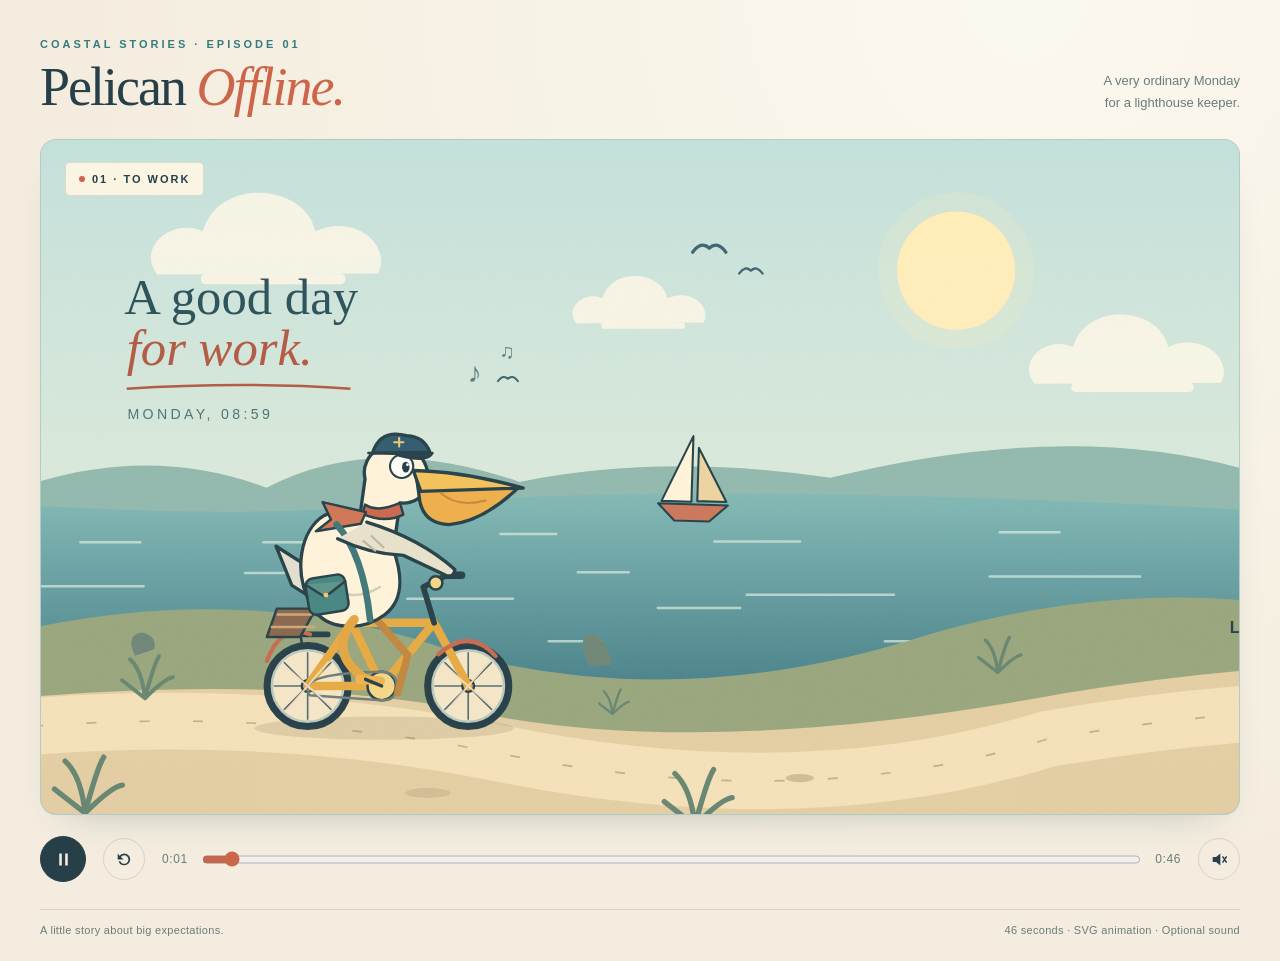
<file: animations/pelican-lighthouse.html>
<!doctype html>
<html lang="en">
<head>
<meta charset="utf-8">
<meta name="viewport" content="width=device-width, initial-scale=1">
<meta name="theme-color" content="#f4eddf">
<title>Pelican Offline — A Little Story by the Sea</title>
<style>
  :root{color-scheme:light;--paper:#f4eddf;--ink:#263f48;--muted:#697c7c;--orange:#cc664b;--line:#d8d3c5;--sea:#347b80}
  *{box-sizing:border-box}body{margin:0;background:var(--paper);color:var(--ink);font-family:"Segoe UI",Arial,sans-serif;background-image:radial-gradient(ellipse at 80% 0%,#fbf8ee 0,transparent 65%)}
  button,input{font:inherit}button{cursor:pointer}button:focus-visible,input:focus-visible{outline:3px solid var(--orange);outline-offset:5px}
  .page{max-width:1312px;margin:auto;padding:38px 40px 25px}.masthead{display:flex;justify-content:space-between;align-items:flex-end;gap:20px;margin-bottom:23px}.eyebrow{font-size:11px;font-weight:700;letter-spacing:3px;margin:0 0 9px;color:var(--sea)}h1{font-family:Georgia,"Times New Roman",serif;font-size:clamp(30px,4.4vw,54px);font-weight:400;line-height:1.06;letter-spacing:-2px;margin:0}h1 em{color:var(--orange);font-weight:400}.description{font-size:13px;line-height:1.7;text-align:right;max-width:260px;margin:0 0 2px;color:var(--muted)}
  .cinema{border-radius:16px;overflow:hidden;position:relative;background:#c6dfd9;box-shadow:0 18px 38px -27px #263f4860;border:1px solid #263f4820}.film{display:block;width:100%;height:auto;aspect-ratio:16/9}.film text{font-family:"Segoe UI",Arial,sans-serif}.film .serif{font-family:Georgia,"Times New Roman",serif}.film .outline{stroke:#29434a;stroke-width:4;stroke-linecap:round;stroke-linejoin:round}.film .fine{stroke:#29434a;stroke-width:2.5;stroke-linecap:round;stroke-linejoin:round}.film .nostroke{stroke:none}.scene-label{position:absolute;left:24px;top:22px;font-size:11px;font-weight:700;letter-spacing:2px;background:#fff7e4e6;border:1px solid #29434a24;padding:10px 13px;border-radius:5px}.live-dot{display:inline-block;width:6px;height:6px;background:var(--orange);border-radius:50%;margin-right:7px;vertical-align:1px}
  .transport{display:flex;gap:17px;align-items:center;margin-top:21px}.button{border:1px solid var(--line);background:transparent;color:var(--ink);border-radius:50%;width:42px;height:42px;display:grid;place-items:center;flex:0 0 auto}.button:hover{background:#e6e5d9}.button.primary{background:var(--ink);color:var(--paper);border-color:var(--ink);width:46px;height:46px}.button svg{width:17px;height:17px;fill:currentColor}.button[aria-pressed="true"]{background:#dbe7dd;border-color:#98b9ac}.scrubber{display:flex;align-items:center;gap:14px;flex:1;min-width:0}.time{font-size:12px;letter-spacing:.6px;white-space:nowrap;font-variant-numeric:tabular-nums;color:var(--muted)}input[type=range]{accent-color:var(--orange);width:100%;height:25px;cursor:pointer;margin:0;min-width:20px}.chapters{display:grid;grid-template-columns:repeat(5,1fr);gap:12px;margin-top:25px}.chapter{border:0;border-top:2px solid var(--line);padding:12px 0 4px;background:transparent;text-align:left;color:var(--muted);line-height:1.5}.chapter .number{font-size:10px;letter-spacing:2px;display:block;margin-bottom:2px}.chapter .name{font-size:13px}.chapter.active{border-color:var(--orange);color:var(--ink)}.chapter:hover{color:var(--orange)}.footer{display:flex;justify-content:space-between;gap:16px;margin-top:27px;border-top:1px solid var(--line);padding-top:14px;color:var(--muted);font-size:11px;letter-spacing:.3px}.footer span:last-child{text-align:right}.sr-only{position:absolute;clip:rect(0,0,0,0);width:1px;height:1px;overflow:hidden;white-space:nowrap}
  @media(max-width:650px){.page{padding:24px 15px 20px}.masthead{margin-bottom:18px}.description{display:none}.eyebrow{font-size:9px;letter-spacing:2px}h1{letter-spacing:-1px}.cinema{border-radius:9px}.scene-label{top:10px;left:10px;font-size:8px;padding:6px 8px;letter-spacing:1px}.transport{gap:9px;margin-top:14px}.scrubber{gap:6px}.button{width:36px;height:36px}.button.primary{width:40px;height:40px}.time{font-size:10px}.chapters{gap:7px;margin-top:16px}.chapter .name{font-size:10px}.chapter .number{font-size:9px}.footer{font-size:10px;line-height:1.6;margin-top:18px}}
</style>
<style id="pelican-preview-layout">
.chapters { display: none !important; }
html.pelican-embedded { min-height: 0 !important; height: auto !important; overflow: hidden; }
.pelican-embedded body { min-height: 0 !important; height: auto !important; display: flow-root !important; width: 100%; box-sizing: border-box; overflow: hidden; }
.pelican-embedded body > main, .pelican-embedded body > .card, .pelican-embedded .page { max-width: 100%; margin-left: auto; margin-right: auto; }
.pelican-embedded :is(header, .title, .controls, nav, .transport, footer) { flex-wrap: wrap; }
.pelican-embedded :is(header, .title, .controls, nav, .transport, footer) > * { min-width: 0; }
.pelican-embedded :is(h1, .eyebrow) { overflow-wrap: anywhere; }
.pelican-embedded input[type="range"] { max-width: 100%; }
</style>

</head>
<body>
<main class="page">
  <header class="masthead">
    <div><p class="eyebrow">COASTAL STORIES · EPISODE 01</p><h1>Pelican <em>Offline.</em></h1></div>
    <p class="description">A very ordinary Monday<br>for a lighthouse keeper.</p>
  </header>
  <section class="cinema" aria-label="A cartoon about a pelican lighthouse keeper">
  <svg id="film" class="film" viewBox="0 0 1440 810" role="img" aria-labelledby="film-title film-desc" xmlns="http://www.w3.org/2000/svg">
  <title id="film-title">Pelican Offline</title>
  <desc id="film-desc">A pelican rides a bicycle to work at the lighthouse. He turns on the computer, discovers that ChatGPT is not working, gets angry, and throws the computer through an open window. The computer lands in an empty boat. The pelican turns on the lighthouse light.</desc>
  <defs>
    <linearGradient id="sky" x2="0" y2="1"><stop stop-color="#c5e1dc"/><stop offset="1" stop-color="#eff0d8"/></linearGradient>
    <linearGradient id="evening" x2="0" y2="1"><stop stop-color="#aacbd0"/><stop offset="1" stop-color="#f9d8a2"/></linearGradient>
    <linearGradient id="sea" x2="0" y2="1"><stop stop-color="#83b9b5"/><stop offset="1" stop-color="#477f88"/></linearGradient>
    <linearGradient id="wall" x2="1" y2=".8"><stop stop-color="#f4e9d1"/><stop offset="1" stop-color="#dfcba6"/></linearGradient>
    <radialGradient id="lamp"><stop stop-color="#ffedaf" stop-opacity=".85"/><stop offset="1" stop-color="#ffedaf" stop-opacity="0"/></radialGradient>
    <pattern id="planks" width="180" height="72" patternUnits="userSpaceOnUse"><rect width="180" height="72" fill="#b99a77"/><path d="M0 71H180M1 0V72M36 21h63m27 25h41" stroke="#987f65" stroke-width="2" fill="none"/></pattern>
    <pattern id="wall-lines" width="150" height="95" patternUnits="userSpaceOnUse"><path d="M18 65h42m21-50h33M130 64h12" stroke="#c7b898" stroke-width="2" opacity=".4"/></pattern>
    <filter id="grain"><feTurbulence type="fractalNoise" baseFrequency=".65" numOctaves="3" stitchTiles="stitch" seed="24"/><feColorMatrix type="saturate" values="0"/><feComponentTransfer><feFuncA type="linear" slope=".055"/></feComponentTransfer></filter>
    <clipPath id="tower-clip"><path d="M-114 0L-73-424H73L114 0Z"/></clipPath>
    <clipPath id="office-window-clip"><path d="M1040 470V230A122 122 0 0 1 1284 230V470Z"/></clipPath>
    <g id="cloud" fill="#fff8e7" opacity=".84"><path d="M-92 19C-112-6-78-34-50-21C-35-72 45-65 54-21C91-38 125-8 112 18Z"/><path d="M-47 23H77" stroke="#fff8e7" stroke-width="10" stroke-linecap="round"/></g>
    <g id="gull" fill="none" stroke="#406871" stroke-width="4" stroke-linecap="round"><path d="M-20 5Q-10-9 0 0Q10-9 20 5"/></g>
    <g id="grass" stroke="#698773" stroke-width="4" fill="none" stroke-linecap="round"><path d="M0 0Q-3-28-15-39M0 0Q9-34 14-42M0 0Q20-20 28-21M0 0L-23-18"/></g>
    <g id="wheel" class="outline"><circle r="51" fill="#293f49"/><circle r="43" fill="#f4e6c6" stroke="#b9c9bd" stroke-width="3"/><g stroke="#557277" stroke-width="2"><path d="M0-40V40M-40 0H40M-28-28L28 28M-28 28L28-28"/></g><circle r="7" fill="#d0a264" stroke-width="3"/></g>
    <g id="bicycle" class="outline">
      <path d="M-121 6H-68" fill="none" stroke-width="7"/><path d="M-100 10L-92 68" fill="none" stroke-width="3"/>
      <g id="back-wheel" transform="translate(-92 68)"><use href="#wheel"/></g><g id="front-wheel" transform="translate(101 68)"><use href="#wheel"/></g>
      <path d="M-92 68L-39-8L-3 68Z M-39-8H60L-3 68M60-8L101 68" fill="none" stroke="#e7ab43" stroke-width="10"/>
      <path d="M-42-8L-48-26M60-8L47-51L73-64H86" fill="none" stroke-width="7"/>
      <path d="M-68-27H-31" stroke="#874f3d" stroke-width="11"/>
      <path d="M80-65h13" stroke="#29434a" stroke-width="9"/>
      <circle cx="62" cy="-56" r="8" fill="#f5d788" stroke-width="3"/>
      <circle cx="-3" cy="68" r="17" fill="#f5d788" stroke-width="3"/>
      <path d="M-93 69Q-84 52-3 51Q16 52 15 69Q14 86-3 85L-90 79Z" fill="none" stroke="#708078" stroke-width="3"/>
      <path d="M-141 38Q-125-7-89 6M65 30Q102-3 134 32" fill="none" stroke="#c76c51" stroke-width="5"/>
      <path d="M-101 9L-82-25H-129L-141 9Z" fill="#8b694e" stroke-width="3"/><path d="M-128-18H-88M-135-3H-84" stroke="#cda879" stroke-width="3"/>
    </g>
    <g id="pelican-body" class="outline">
      <path d="M-66-32L-113-62L-94-15L-70 0" fill="#e4ded0"/>
      <path d="M-55-99C-83-82-94-32-70 10C-53 41-8 40 18 20C44 0 36-36 28-58L36-114C73-111 80-156 55-175C22-199-13-172-6-143L-13-92C-29-107-43-105-55-99Z" fill="#fff4da"/>
      <path d="M-56-17Q-23 8 12-13" fill="none" stroke="#d7cdb5" stroke-width="3"/>
      <path d="M56-144L179-133Q135-91 95-88Q66-89 60-115Z" fill="#efb04c"/>
      <path d="M52-153Q111-152 184-132L61-128Z" fill="#f3c25c"/>
      <path d="M85-126Q105-108 139-117" fill="none" stroke="#cc863e" stroke-width="2.5"/>
      <circle cx="38" cy="-158" r="14" fill="#fffdfa" stroke-width="2.5"/><ellipse cx="43" cy="-157" rx="4.5" ry="6.5" fill="#263f48" stroke="none"/><circle cx="45" cy="-160" r="1.7" fill="#fffdfa" stroke="none"/>
      <path d="M3-174Q12-203 44-195Q65-194 72-175Z" fill="#335e70"/><path d="M-2-174H75Q70-162 35-171" fill="#29444f" stroke-width="3"/>
      <path d="M29-187h11m-5-5v10" stroke="#ecc878" stroke-width="2.5"/>
      <path d="M-6-112Q9-102 36-114L40-100Q18-89-9-101Z" fill="#cc694f" stroke-width="3"/>
      <path d="M-5-103L-57-115L-47-94L-65-80L-11-89Z" fill="#d17757" stroke-width="3"/>
      <path d="M-40-88Q-8-52 0 26" fill="none" stroke="#427978" stroke-width="8"/>
      <rect x="-75" y="-26" width="48" height="44" rx="9" fill="#488782" stroke-width="3" transform="rotate(-9 -50 0)"/><path d="M-78-16L-54-1L-30-20" fill="#60958a" stroke-width="3"/><circle cx="-53" cy="-3" r="3" fill="#eec575" stroke="none"/>
    </g>
    <g id="standing-legs" class="outline"><path d="M-29 22L-34 77M6 22L13 77" fill="none" stroke="#d99b43" stroke-width="10"/><path d="M-35 73L-51 88H-6Q-8 78-35 73Z M13 73L-3 88H42Q39 78 13 73Z" fill="#edb452" stroke-width="3"/></g>
    <g id="rest-wing" class="outline"><path d="M-42-79Q-66-46-23-13Q-3-11 17-42Q-11-35-12-58" fill="#e8e1cb"/><path d="M-34-44L-15-27M-26-50L-6-35" fill="none" stroke="#b9b7a3" stroke-width="2.5"/></g>
    <g id="lighthouse" class="outline">
      <ellipse cx="0" cy="4" rx="162" ry="21" fill="#496e6540" stroke="none"/>
      <path d="M-114 0L-73-424H73L114 0Z" fill="#f6edd3"/>
      <g clip-path="url(#tower-clip)" stroke="none"><path d="M-120-337H120V-257H-120Z M-120-166H120V-86H-120Z" fill="#cc7159"/><path d="M58-424H100L140 0H76Z" fill="#29434a15"/></g>
      <path d="M-38 0V-75A38 38 0 0 1 38 -75V0Z" fill="#3b6669"/><path d="M-26-4V-71Q0-102 26-71V-4M0-92V-3" fill="none" stroke="#294b56" stroke-width="3"/><circle cx="20" cy="-38" r="4" fill="#e8bb68" stroke="none"/>
      <rect x="-30" y="-320" width="60" height="86" rx="29" fill="#294a56"/><path d="M-22-273H22M0-311V-242" stroke="#dfcda8" stroke-width="5"/><path d="M-37-231H37" stroke-width="8"/>
      <path d="M-121 0H121L132 13H-132Z" fill="#d9c8a6"/>
      <path d="M-87-423H87V-439H-87Z" fill="#294b56"/>
      <path d="M-68-440V-515H68V-440Z" fill="#b3cfbf"/><path d="M-48-442V-510M0-442V-510M48-442V-510" stroke-width="5"/><path d="M-81-517L0-564L81-517Z" fill="#c56951"/>
      <path d="M-99-437V-475M99-437V-475M-99-466H99" fill="none" stroke-width="4"/>
      <path d="M0-565V-584M-8-584H8" stroke-width="3"/><circle cx="0" cy="-478" r="17" fill="#f9db85" stroke-width="3"/>
      <path d="M-71-210h18m89 27h28M-86-58h21m-2-298h13M41-365h15" fill="none" stroke="#9b8e76" stroke-width="2"/>
      <rect x="-76" y="-123" width="152" height="30" rx="4" fill="#f2dfaf" stroke-width="2"/><text x="0" y="-103" text-anchor="middle" fill="#29434a" stroke="none" font-size="15" font-weight="700" letter-spacing="3">LIGHTHOUSE #04</text>
    </g>
    <g id="computer-shell" class="outline"><rect x="-123" y="-105" width="246" height="169" rx="12" fill="#364c56"/><rect x="-109" y="-92" width="218" height="139" rx="5" fill="#162f3b" stroke="#102d36" stroke-width="2"/><path d="M-17 65L-22 91H22L17 65" fill="#687b7b"/><path d="M-48 94Q-48 84-25 85H25Q48 84 48 94Z" fill="#364c56" stroke-width="3"/><circle cx="101" cy="55" r="3" fill="#8cd4aa" stroke="none"/></g>
    <g id="tiny-pc"><use href="#computer-shell"/><rect x="-109" y="-92" width="218" height="139" rx="5" fill="#f6e7ce"/><path d="M-19-38L19 0M19-38L-19 0" stroke="#c56b53" stroke-width="9" stroke-linecap="round"/><text x="0" y="30" font-size="16" fill="#973f31" text-anchor="middle">OFFLINE</text></g>
    <g id="boat" class="outline"><path d="M-155-27Q-120 39 99 24L151-27Z" fill="#bc7555"/><path d="M-151-27Q-22-6 151-27Q-5-47-151-27Z" fill="#566c69"/><path d="M-119-1Q-14 26 111 2" fill="none" stroke="#e5b885" stroke-width="4"/><path d="M-52-35L-39-15M57-35L67-16" stroke="#d2a078" stroke-width="12"/><text x="-3" y="17" fill="#f2d7ab" text-anchor="middle" font-size="18" font-weight="600" stroke="none" letter-spacing="3">SEAGULL</text></g>
  </defs>

  <!-- Scene one: a continuous bicycle ride along a hand-drawn coastline. -->
  <g id="coast-scene">
    <rect width="1440" height="810" fill="url(#sky)"/>
    <circle cx="1100" cy="157" r="71" fill="#ffedba"/><circle cx="1100" cy="157" r="94" fill="#ffedba" opacity=".17"/>
    <g id="coast-clouds"><use href="#cloud" transform="translate(262 137) scale(1.3)"/><use href="#cloud" transform="translate(715 206) scale(.75)"/><use href="#cloud" transform="translate(1298 272) scale(1.1)"/></g>
    <path d="M0 410Q140 369 271 418Q400 350 575 411Q746 376 949 406Q1230 337 1440 394V570H0Z" fill="#93b9af"/>
    <path d="M0 440Q277 456 481 434Q854 412 1440 444V675H0Z" fill="url(#sea)"/>
    <g id="coast-waves" fill="none" stroke="#daece0" stroke-width="3" stroke-linecap="round" opacity=".7"><path d="M40 482h72m148 0h145m140-10h67m190 9h103m240-11h72M-14 535h130m122-16h59m136 31h127m78-32h61m142 27h177m115-22h181M77 589h111m87-11h81m247 23h63m68-40h99m174 40h91m160-29h185"/></g>
    <g id="distant-boat" transform="translate(785 435)" class="fine"><path d="M-40 0H44L22 20H-20Z" fill="#cb795c"/><path d="M0-82V-3H-36Z" fill="#fff4d8"/><path d="M7-68V-4H42Z" fill="#ecd4a2"/></g>
    <g id="coast-birds"><use href="#gull" transform="translate(812 121)"/><use href="#gull" transform="translate(862 148) scale(.7)"/><use href="#gull" transform="translate(570 278) scale(.6)"/></g>
    <g id="coast-camera">
      <path d="M-200 641Q184 500 501 617Q771 690 1068 594Q1395 500 1679 606Q1974 511 2192 558Q2400 597 2700 543V810H-200Z" fill="#9aa77e"/>
      <path d="M-200 689Q270 628 560 695Q830 740 1230 665Q1659 595 1960 662Q2290 665 2700 634V810H-200Z" fill="#e4cea4"/>
      <path d="M-200 727Q195 665 555 738T1210 720Q1640 645 2040 718T2700 710" fill="none" stroke="#f4e1b9" stroke-width="68"/>
      <path d="M-200 727Q195 665 555 738T1210 720Q1640 645 2040 718T2700 710" fill="none" stroke="#c7ae85" stroke-width="2" stroke-dasharray="12 52"/>
      <g fill="#718777"><path d="M113 620q-12-25 8-28q19 4 15 20Z M660 633q-20-37 4-40q20 13 22 38Z M1643 610q-9-32 16-35q23 11 20 32Z"/></g>
      <use href="#grass" transform="translate(125 671) scale(1.2)"/><use href="#grass" transform="translate(687 690) scale(.7)"/><use href="#grass" transform="translate(1150 640)"/><use href="#grass" transform="translate(1700 663) scale(.7)"/><use href="#grass" transform="translate(2140 664)"/>
      <g transform="translate(1518 573)" class="outline"><path d="M0 0V96" stroke="#786b50" stroke-width="10"/><path d="M-75-8H42L64 13L42 34H-75Z" fill="#e9d4a3" stroke-width="3"/><text x="-11" y="20" text-anchor="middle" stroke="none" font-size="20" fill="#29434a" font-weight="600">LIGHTHOUSE →</text></g>
      <path d="M1860 683Q1963 626 2052 635" fill="none" stroke="#d3bd92" stroke-width="38"/>
      <use href="#lighthouse" transform="translate(2020 650)"/>
      <g transform="translate(2202 595)" class="outline"><path d="M-7 36L0-47M-4-46Q30-76 55-44Q25-15-4-46Z" fill="#c27453"/><path d="M0-44Q18-52 35-40" fill="none" stroke="#efcc8d" stroke-width="3"/></g>
      <g id="parked-bike" transform="translate(1838 587)" opacity="0"><use href="#bicycle"/></g>
      <ellipse id="rider-shadow" cx="400" cy="707" rx="156" ry="14" fill="#867858" opacity=".2"/>
      <g id="rider">
        <use href="#bicycle"/>
        <g id="rider-spokes" stroke="#f5dec0" stroke-width="2.5" opacity=".9"><path id="spoke-left" d="M-131 68H-53M-92 29V107"/><path id="spoke-right" d="M62 68H140M101 29V107"/></g>
        <path id="far-leg" d="M-13 14L19 48L-3 83" fill="none" stroke="#c18840" stroke-width="9" stroke-linecap="round"/>
        <use href="#pelican-body" transform="translate(-17 -38)"/>
        <path id="near-leg" d="M-37-10L-51 26L-3 61" fill="none" stroke="#e5a745" stroke-width="11" stroke-linecap="round"/>
        <path id="pedal-foot" d="M-10 64L19 65" stroke="#edb550" stroke-width="11" stroke-linecap="round"/>
        <path id="crank" d="M-3 68L18 68" stroke="#29434a" stroke-width="4" stroke-linecap="round"/>
        <path d="M-56-109Q-19-91 23-89L74-65Q84-62 85-72Q44-109-21-129" fill="#e8e1cb" class="outline"/>
        <path d="M-26-107L-10-94M-16-113L0-98" stroke="#b9b7a3" fill="none" stroke-width="2.5"/>
      </g>
      <g id="arrival-pelican" opacity="0"><use href="#standing-legs"/><use href="#pelican-body"/><use href="#rest-wing"/></g>
      <g id="morning-notes" fill="#375d62" font-size="34" font-family="Georgia"><text x="0" y="0">♪</text><text x="39" y="-29" font-size="24">♫</text></g>
      <g fill="#d2be95"><ellipse cx="465" cy="785" rx="27" ry="6"/><ellipse cx="912" cy="767" rx="17" ry="5"/><ellipse cx="1465" cy="784" rx="25" ry="7"/><ellipse cx="2244" cy="769" rx="25" ry="6"/></g>
      <use href="#grass" transform="translate(53 809) scale(1.6)"/><use href="#grass" transform="translate(786 824) scale(1.6)"/><use href="#grass" transform="translate(1726 810) scale(1.3)"/><use href="#grass" transform="translate(2311 814) scale(1.7)"/>
    </g>
    <g id="opening-card" transform="translate(0 -66)"><text x="100" y="275" class="serif" font-size="61" fill="#2e535b">A good day</text><text x="103" y="337" class="serif" font-size="61" font-style="italic" fill="#b35b45">for work.</text><path d="M103 365Q243 356 372 365" stroke="#b35b45" stroke-width="3" fill="none"/><text x="104" y="401" font-size="17" fill="#4e7476" letter-spacing="4">MONDAY, 08:59</text></g>
  </g>

  <!-- Scene two: inside the lighthouse keeper's office. -->
  <g id="office-scene" style="display:none">
    <g id="office-shake">
      <rect width="1440" height="810" fill="url(#wall)"/><rect width="1440" height="616" fill="url(#wall-lines)"/>
      <path d="M0 0L175 0Q59 280 94 616H0Z" fill="#d0b994" opacity=".55"/><path d="M1440 0H1360Q1430 258 1360 616H1440Z" fill="#bfa581" opacity=".35"/>
      <path d="M0 617H1440V810H0Z" fill="url(#planks)"/><path d="M0 613H1440" stroke="#806e58" stroke-width="12"/>
      <path d="M0 687H1440M0 759H1440M220 617L132 810M625 617L602 810M1028 617L1090 810" stroke="#9d8367" stroke-width="2" opacity=".55"/>
      <path d="M1120 475L1440 704V810H800L1040 475Z" fill="#f5dfad" opacity=".18"/>
      <g class="outline" transform="translate(178 130)"><path d="M0 0H150V172H0Z" fill="#82664e"/><path d="M11 11H139V159H11Z" fill="#e7dfbf" stroke-width="2"/><path d="M20 94Q46 69 58 89T93 83T130 76M20 119Q45 99 74 113T130 98" fill="none" stroke="#69938d" stroke-width="3"/><path d="M70 75L79 33L90 75Z" fill="#ca7757" stroke-width="2"/><text x="75" y="144" text-anchor="middle" fill="#446568" stroke="none" font-size="15" letter-spacing="2">STAY ON COURSE</text></g>
      <g transform="translate(465 159)" class="outline"><circle r="48" fill="#f8ecd1" stroke="#8d7357" stroke-width="7"/><path d="M0-39v6M39 0h-6M0 39v-6M-39 0h6" stroke-width="3"/><path d="M0 0V-28M0 0H24" stroke-width="4"/><circle r="4" fill="#bf684d" stroke="none"/></g>
      <g class="outline"><path d="M129 388H363V402H129Z" fill="#93765a"/><path d="M151 402v30M336 402v30" stroke-width="7"/><path d="M159 387V343H183V387M189 387V329H212V387M217 387V340H244V387" fill="#517e78" stroke-width="3"/><path d="M166 354h10m20-13h8m20 14h12" stroke="#d4c29a" stroke-width="2"/><path d="M293 387L275 344H337L320 387Z" fill="#be7555" stroke-width="3"/><path d="M305 344Q287 304 273 311Q268 337 305 341Q335 300 336 316Q344 334 305 341M305 339V300" fill="#668d70" stroke-width="3"/></g>
      <g class="outline"><path d="M1040 470V230A122 122 0 0 1 1284 230V470Z" fill="#acd3cd" stroke="#9f8262" stroke-width="20"/>
        <g clip-path="url(#office-window-clip)" stroke="none"><rect x="1025" y="108" width="275" height="366" fill="url(#sky)"/><circle cx="1239" cy="204" r="38" fill="#ffebaf"/><path d="M1020 329Q1140 312 1300 335V485H1020Z" fill="#8bb8b3"/><path d="M1060 370h51m42 18h74m-156 37h90m47-70h51" fill="none" stroke="#e0eee1" stroke-width="3"/><use href="#gull" transform="translate(1153 262) scale(.7)"/></g>
        <path d="M1035 471V188L981 227V496Z" fill="#d8ccac" stroke-width="5"/><path d="M1023 457V217L991 240V473Z" fill="#9fbdb2" stroke-width="3"/><path d="M997 340L1024 323" stroke="#d8ccac" stroke-width="7"/><path d="M1288 471V188L1330 225V489Z" fill="#d6c6a3" stroke-width="5"/><path d="M1299 452V221L1319 238V467Z" fill="#a5c3b8" stroke-width="3"/>
        <path d="M1017 478H1310" stroke="#8b765b" stroke-width="15"/>
      </g>
      <path d="M759 0V112" stroke="#526462" stroke-width="5"/><path d="M702 151Q705 110 759 105Q811 111 817 151Z" fill="#3d7776" stroke="#29434a" stroke-width="4"/><ellipse cx="759" cy="152" rx="57" ry="9" fill="#f2d394"/>
      <g id="desk-lamp-glow" opacity="0"><ellipse cx="759" cy="374" rx="218" ry="245" fill="url(#lamp)"/></g>
      <g class="outline"><path d="M409 548H560V571H409Z" fill="#9b7557"/><path d="M430 574L419 680M541 574L554 680" fill="none" stroke-width="10"/><path d="M426 540L411 420Q463 401 519 420L535 540" fill="#407974" stroke-width="6"/><path d="M437 431L449 514M465 428L478 514M493 432L507 515" stroke="#6a9383" stroke-width="4"/></g>
      <ellipse id="office-shadow" cx="537" cy="639" rx="99" ry="16" fill="#635d48" opacity=".17"/>
      <g id="office-pelican">
        <g id="office-legs"><use href="#standing-legs"/></g><use href="#pelican-body"/>
        <path id="office-wing" d="M-42-79Q-66-46-23-13Q-3-11 17-42Q-11-35-12-58" fill="#e8e1cb" class="outline"/>
        <g id="angry-face" opacity="0"><path d="M23-176L53-164" stroke="#29434a" stroke-width="6" stroke-linecap="round"/><ellipse cx="16" cy="-141" rx="13" ry="7" fill="#d67558" opacity=".65"/><path d="M57-128L93-129" stroke="#a76837" stroke-width="3"/></g>
        <g id="steam" fill="none" stroke="#fff7e5" stroke-width="8" stroke-linecap="round"><path id="steam-left" d="M-5-201Q-24-216-12-230Q2-240-8-253"/><path id="steam-right" d="M63-200Q82-215 70-230Q59-240 70-253"/></g>
      </g>
      <g class="outline"><path d="M643 555L626 714M1005 555L1024 714" stroke="#735c47" stroke-width="21"/><path d="M670 557H986V613H670Z" fill="#b08a60"/><path d="M682 567H974V601H682Z" fill="#c39e72" stroke-width="2"/><path d="M810 582H844" stroke="#785f48" stroke-width="5"/><path d="M621 533H1031V558H621Z" fill="#d0ad7f"/><path d="M637 541H1015" stroke="#e4c193" stroke-width="3"/></g>
      <g id="desk-accessories" class="fine"><path d="M681 517H806L818 532H672Z" fill="#e6decb"/><path d="M689 522H798M684 527H805M708 518L705 529M730 518L729 529M752 518V529M777 518L779 529" stroke="#9aab9e" stroke-width="2"/><ellipse cx="645" cy="526" rx="15" ry="8" fill="#eee4cc"/><path d="M645 520V524"/><path d="M959 496H993V531H963Z" fill="#f0ce82"/><path d="M993 502Q1014 500 1012 514Q1012 527 993 522" fill="none" stroke-width="5"/><path d="M974 488Q964 479 976 469" fill="none" stroke="#fff5df" stroke-width="3"/><text x="977" y="520" text-anchor="middle" fill="#805d43" stroke="none" font-size="17">⚓</text></g>
      <g id="office-computer">
        <use href="#computer-shell"/>
        <g id="screen-boot" style="display:none"><rect x="-109" y="-92" width="218" height="139" rx="5" fill="#e5eee1"/><text x="0" y="-62" text-anchor="middle" font-size="18" fill="#356c66" font-weight="600">ChatGPT</text><g id="loading-spinner" fill="none" stroke="#60968a" stroke-width="5"><circle cx="0" cy="-24" r="17" opacity=".25"/><path d="M0-41A17 17 0 0 1 17-24" stroke-linecap="round"/></g><text x="0" y="16" text-anchor="middle" font-size="12" fill="#51756d">Connecting…</text><rect x="-63" y="29" width="126" height="4" rx="2" fill="#bed1c3"/><rect id="boot-progress" x="-63" y="29" width="0" height="4" rx="2" fill="#629888"/></g>
        <g id="screen-error" style="display:none"><rect x="-109" y="-92" width="218" height="139" rx="5" fill="#f8e6d5"/><text x="0" y="-65" text-anchor="middle" font-size="18" fill="#38535a" font-weight="600">ChatGPT</text><circle cx="0" cy="-29" r="20" fill="#c66751"/><path d="M-7-36L7-22M7-36L-7-22" stroke="#fff4df" stroke-width="4" stroke-linecap="round"/><text x="0" y="9" text-anchor="middle" font-size="20" fill="#a64e3b" font-weight="700">Not working</text><text x="0" y="31" text-anchor="middle" font-size="12" fill="#916a59">Please try again later.</text></g>
      </g>
      <g id="office-bubble" opacity="0"><path d="M411 156Q400 140 376 140H182Q164 141 164 161V217Q164 239 185 239H346L385 271L377 239Q410 239 411 217Z" fill="#fff9e8" stroke="#29434a" stroke-width="3"/><text id="bubble-text" x="287" y="184" text-anchor="middle" fill="#29434a" font-size="24" font-weight="600">Well, let’s work!</text><text id="bubble-second" x="287" y="216" text-anchor="middle" fill="#9a5945" font-size="17">Coffee. Sea. ChatGPT.</text></g>
      <g id="rage-marks" opacity="0" stroke="#bc563f" stroke-width="6" stroke-linecap="round" fill="none"><path d="M687 222L705 199M707 244L740 233M666 201L669 174"/><path d="M490 264l-19-22M473 287l-30-9"/></g>
      <g id="whoosh" opacity="0" stroke="#fff7e1" stroke-linecap="round" fill="none"><path d="M884 335Q997 262 1110 291" stroke-width="10"/><path d="M914 365Q1003 302 1085 320" stroke-width="6"/><path d="M926 271Q1001 226 1067 246" stroke-width="4"/></g>
    </g>
  </g>

  <!-- Scene three: the inevitable technical support escalation. -->
  <g id="outro-scene" style="display:none">
    <rect width="1440" height="810" fill="url(#evening)"/>
    <circle cx="1167" cy="240" r="89" fill="#f9dfa5"/><use href="#cloud" transform="translate(245 135) scale(1.5)"/><use href="#cloud" transform="translate(940 103) scale(.8)"/>
    <path d="M0 426Q198 388 362 424Q501 385 783 419Q1055 387 1440 413V810H0Z" fill="url(#sea)"/>
    <g id="outro-waves" stroke="#d5e8d7" stroke-width="3" fill="none" opacity=".75"><path d="M0 476h129m82 28h132m-239 44h167m-255 89h102m899-170h99m92 38h184m-153 52h169m-290 42h145m-8 63h128m-985-11h73"/></g>
    <path d="M318 731Q490 600 733 620Q959 610 1182 697L1440 810H0Z" fill="#718d79"/><path d="M266 769Q485 663 695 682Q941 647 1175 730L1401 810H130Z" fill="#dfc99f"/>
    <g id="beacon" opacity="0"><path d="M660 222L-70-42V487Z" fill="#fff4bd" opacity=".28"/><path d="M660 222L1520-10V457Z" fill="#fff4bd" opacity=".25"/></g>
    <use href="#lighthouse" transform="translate(660 700)"/>
    <rect x="632" y="390" width="56" height="71" fill="#294a56" rx="5"/>
    <g id="window-pelican" transform="translate(650 452) scale(.34)"><use href="#pelican-body"/><use href="#rest-wing"/><path id="outro-eyebrow" d="M23-174L52-165" stroke="#29434a" stroke-width="6" stroke-linecap="round"/></g>
    <path d="M624 467H697" stroke="#ddcba7" stroke-width="9" stroke-linecap="round"/>
    <g transform="translate(440 669) scale(.64)"><use href="#bicycle"/></g>
    <use href="#grass" transform="translate(374 729)"/><use href="#grass" transform="translate(824 698)"/><use href="#grass" transform="translate(1258 796) scale(1.7)"/>
    <g id="outro-gull" transform="translate(1138 405)"><use href="#gull"/></g>
    <ellipse cx="1050" cy="744" rx="165" ry="18" fill="#7a7052" opacity=".23"/>
    <use href="#boat" transform="translate(1050 730)"/>
    <g id="flight-trails" opacity="0" fill="none" stroke="#faf0ce" stroke-width="4" stroke-linecap="round"><path d="M745 365Q886 293 1001 417"/><path d="M779 385Q890 323 966 392"/></g>
    <g id="flying-computer"><use href="#tiny-pc"/></g>
    <g id="impact" opacity="0"><g id="impact-cloud" fill="#f7e9c9" stroke="#c6b591" stroke-width="2"><circle cx="987" cy="680" r="38"/><circle cx="1030" cy="652" r="43"/><circle cx="1085" cy="677" r="37"/><circle cx="1120" cy="702" r="32"/><circle cx="979" cy="712" r="35"/><circle cx="1044" cy="704" r="53"/></g><text x="1045" y="681" text-anchor="middle" font-size="43" fill="#aa583f" font-weight="900" transform="rotate(-8 1045 681)">CRASH!</text></g>
    <g id="white-flag" opacity="0" class="fine"><path d="M1057 692V620" stroke="#7c735b" stroke-width="4"/><path id="flag-cloth" d="M1057 621Q1076 609 1098 622V651Q1075 639 1057 651Z" fill="#fff5da" stroke="#bcae8c" stroke-width="2"/></g>
    <g id="end-card" opacity="0"><text x="97" y="273" class="serif" font-size="68" fill="#294f59">The light is on.</text><text x="98" y="349" class="serif" font-size="68" font-style="italic" fill="#ad5b45">No answer.</text><path d="M102 380H345" stroke="#ad5b45" stroke-width="3"/><text x="101" y="417" font-size="16" fill="#40636a" letter-spacing="4">END OF THE WORK REQUEST</text></g>
    <g id="beacon-glint" opacity="0"><circle cx="660" cy="222" r="58" fill="url(#lamp)"/><circle cx="660" cy="222" r="13" fill="#fff1ae"/></g>
    <text x="1379" y="745" text-anchor="end" class="serif" font-size="23" font-style="italic" fill="#556d69">fin.</text>
  </g>
  <rect width="1440" height="810" filter="url(#grain)" opacity=".55" pointer-events="none"/>
  <rect id="transition" width="1440" height="810" fill="#f4e6c9" opacity="0" pointer-events="none"/>
  </svg>
  <div class="scene-label"><span class="live-dot"></span><span id="scene-label">01 · TO WORK</span></div>
  </section>
  <div class="transport" role="group" aria-label="Cartoon controls">
    <button id="play" class="button primary" type="button" aria-label="Pause" title="Pause / play"><svg id="play-icon" viewBox="0 0 20 20" aria-hidden="true"><path d="M5 3H8V17H5ZM12 3H15V17H12Z"/></svg></button>
    <button id="replay" class="button" type="button" aria-label="Watch from the beginning" title="Replay"><svg viewBox="0 0 20 20" aria-hidden="true"><path d="M4.1 5.6A7 7 0 1 1 3 12h2a5 5 0 1 0 .7-5L9 10H2V3Z"/></svg></button>
    <div class="scrubber"><span id="elapsed" class="time">0:00</span><label for="seek" class="sr-only">Seek through cartoon</label><input id="seek" type="range" min="0" max="46" step="0.05" value="0" aria-valuetext="0 seconds of 46"><span class="time">0:46</span></div>
    <button id="sound" class="button" type="button" aria-pressed="false" aria-label="Turn sound on" title="Sound"><svg viewBox="0 0 20 20" aria-hidden="true"><path d="M2 7H6L11 3V17L6 13H2Z"/><path id="sound-waves" d="M14 7L18 13M18 7L14 13" fill="none" stroke="currentColor" stroke-width="1.8" stroke-linecap="round"/></svg></button>
  </div>
  <nav class="chapters" aria-label="Cartoon scenes">
    <button class="chapter active" data-time="0" type="button" aria-current="step"><span class="number">01 / 00:00</span><span class="name">To Work</span></button>
    <button class="chapter" data-time="13" type="button"><span class="number">02 / 00:13</span><span class="name">Lighthouse #04</span></button>
    <button class="chapter" data-time="18" type="button"><span class="number">03 / 00:18</span><span class="name">All According to Plan</span></button>
    <button class="chapter" data-time="24" type="button"><span class="number">04 / 00:24</span><span class="name">No Connection</span></button>
    <button class="chapter" data-time="31" type="button"><span class="number">05 / 00:31</span><span class="name">Going Offline</span></button>
  </nav>
  <footer class="footer"><span>A little story about big expectations.</span><span>46 seconds · SVG animation · Optional sound</span></footer>
  <p id="accessible-scene" class="sr-only" aria-live="polite">A pelican rides a bicycle to work at the lighthouse.</p>
  <noscript><p>Enable JavaScript to watch the cartoon. The pelican rides to the lighthouse, discovers that ChatGPT is not working, and throws the computer out the window.</p></noscript>
</main>
<script>
(() => {
  'use strict';
  const $ = id => document.getElementById(id);
  const ids = ['coast-scene','office-scene','outro-scene','coast-camera','rider','rider-shadow','coast-clouds','coast-waves','coast-birds','distant-boat','parked-bike','arrival-pelican','morning-notes','opening-card','spoke-left','spoke-right','far-leg','near-leg','pedal-foot','crank','office-pelican','office-wing','office-legs','office-shadow','angry-face','steam','steam-left','steam-right','office-computer','screen-boot','screen-error','loading-spinner','boot-progress','office-bubble','bubble-text','bubble-second','rage-marks','whoosh','office-shake','desk-lamp-glow','flying-computer','flight-trails','impact','impact-cloud','white-flag','flag-cloth','end-card','beacon','beacon-glint','outro-gull','outro-waves','outro-eyebrow','window-pelican','transition'];
  const el = Object.fromEntries(ids.map(id => [id,$(id)]));
  const DURATION=46, PI=Math.PI, TAU=PI*2;
  const clamp=(v,a=0,b=1)=>Math.min(b,Math.max(a,v));
  const progress=(t,a,b)=>clamp((t-a)/(b-a));
  const smooth=v=>{v=clamp(v);return v*v*(3-2*v)};
  const mix=(a,b,v)=>a+(b-a)*v;
  const attr=(id,k,v)=>el[id].setAttribute(k,v);
  const tr=(id,v)=>attr(id,'transform',v);
  const opacity=(id,v)=>attr(id,'opacity',clamp(v));
  const show=(id,on)=>{el[id].style.display=on?'':'none'};
  let t=0,playing=!matchMedia('(prefers-reduced-motion: reduce)').matches,last=0,frame=0,chapter=-1;
  let soundOn=false,audio=null;
  const soundEvents=[{at:1.3,type:'bell'},{at:9.7,type:'bell'},{at:16.5,type:'door'},{at:20.8,type:'click'},{at:21,type:'boot'},{at:24,type:'error'},{at:25.5,type:'click'},{at:26,type:'click'},{at:26.5,type:'click'},{at:27.1,type:'click'},{at:27.3,type:'click'},{at:27.5,type:'click'},{at:33,type:'whoosh'},{at:36.2,type:'crash'},{at:39.2,type:'bell'}];
  const chapterNames=['01 · TO WORK','02 · LIGHTHOUSE #04','03 · ALL ACCORDING TO PLAN','04 · NO CONNECTION','05 · GOING OFFLINE'];
  const chapterDescriptions=['The pelican pedals along the coastal road.','The pelican parks his bicycle and enters the lighthouse.','The pelican turns on the computer in the lighthouse office.','An error appears: ChatGPT is not working. The pelican gets angry.','The pelican throws the computer through the open window. It lands in an empty boat. The lighthouse light turns on.'];
  const chapterButtons=[...document.querySelectorAll('.chapter')];
  function draw(time){
    const coast=time<17.5,office=time>=17.5&&time<34;
    show('coast-scene',coast);show('office-scene',office);show('outro-scene',time>=34);
    // All movement comes from the playhead, so pause and seeking are deterministic.
    if(coast){
      const ride=clamp(time/13), x=260+1578*(1-Math.pow(1-ride,1.16));
      const cam=clamp(x-450,0,850), bob=time<13?Math.sin(time*8)*2:0;
      tr('coast-camera',`translate(${-cam} 0)`);
      tr('coast-clouds',`translate(${-time*2.3} 0)`);
      tr('coast-waves',`translate(${Math.sin(time*.6)*12} ${Math.sin(time*.8)*2})`);
      tr('coast-birds',`translate(${-time*8} ${Math.sin(time*1.3)*9})`);
      tr('distant-boat',`translate(${785-time*3} ${435+Math.sin(time*1.2)*3}) rotate(${Math.sin(time)*2})`);
      tr('rider',`translate(${x} ${587+bob})`);opacity('rider',time<13?1:0);
      attr('rider-shadow','cx',time<13?x:1838);
      opacity('parked-bike',time>=13?1:0);
      const angle=time*450,phase=time*9,px=-3+21*Math.cos(phase),py=68+21*Math.sin(phase);
      tr('spoke-left',`rotate(${angle} -92 68)`);tr('spoke-right',`rotate(${angle} 101 68)`);
      attr('far-leg','d',`M-11-14L${19-10*Math.cos(phase)} 31L${-3-21*Math.cos(phase)} ${68-21*Math.sin(phase)}`);
      attr('near-leg','d',`M-36-12Q${-57+13*Math.cos(phase)} 27 ${px} ${py}`);
      attr('pedal-foot','d',`M${px-7} ${py}l25 2`);attr('crank','d',`M-3 68L${px} ${py}`);
      const walk=progress(time,13.2,16.75),wx=mix(1838,2020,smooth(walk)),wy=590-Math.sin(walk*PI)*15;
      tr('arrival-pelican',`translate(${wx} ${wy+Math.sin(walk*TAU*3)*3}) scale(.82)`);
      opacity('arrival-pelican',time>=13?1-smooth(progress(time,16.5,17.2)):0);
      tr('morning-notes',`translate(${x+100} ${285+Math.sin(time*2)*7})`);opacity('morning-notes',time<11.5?.75:0);
      opacity('opening-card',1-smooth(progress(time,3.5,5.3)));
    }
    if(office){
      const enter=smooth(progress(time,17.8,19.5));
      let hx=mix(264,530,enter),hy=530+(time<19.5?Math.sin(time*10)*3:0),rot=0;
      if(time>=31){hx=mix(530,812,smooth(progress(time,31,33.35)));hy=mix(530,492,smooth(progress(time,31,32)));rot=-8*Math.sin(progress(time,31,33.5)*PI)}
      const rage=progress(time,27.5,29.3), shake=time>=28&&time<31?Math.sin(time*49)*2.3:0;
      tr('office-pelican',`translate(${hx+shake} ${hy}) rotate(${rot})`);
      tr('office-legs',`translate(0 ${time<19.5?Math.sin(time*10)*4:0})`);
      attr('office-shadow','cx',hx);opacity('office-shadow',time<32?.17:.09);
      let wing='M-42-79Q-66-46-23-13Q-3-11 17-42Q-11-35-12-58';
      if(time>=20&&time<28){
        const reach=smooth(progress(time,20,20.75));
        const tap=time>=25&&time<27.8?Math.max(0,Math.sin(time*18))*9:0;
        const ex=mix(-4,112,reach),ey=mix(-22,-5-tap,reach);
        wing=`M-42-79Q12-85 ${ex} ${ey-14}Q${ex+16} ${ey+3} ${ex-2} ${ey+9}Q3-1-39-46Z`;
      }
      if(time>=28&&time<31){const a=Math.sin(time*15)*5;wing=`M-42-79Q17-83 74 ${-68+a}L83 ${-93+a}Q102-101 109-84L108-47Q75-32-23-24Z`}
      if(time>=31){const u=smooth(progress(time,31,32));wing=`M-42-79Q15-95 ${mix(108,126,u)} ${mix(-8,-117,u)}Q${mix(130,146,u)} ${mix(-18,-143,u)} ${mix(143,149,u)} ${mix(7,-119,u)}Q80 ${mix(30,-40,u)}-16-24Z`}
      attr('office-wing','d',wing);
      opacity('angry-face',rage);opacity('steam',time>=28&&time<32?rage:0);
      tr('steam-left',`translate(0 ${-Math.sin(time*7)*6})`);tr('steam-right',`translate(0 ${Math.cos(time*7)*6})`);
      opacity('rage-marks',time>=28&&time<31?rage*(.7+.3*Math.sin(time*18)):0);
      opacity('desk-lamp-glow',smooth(progress(time,20.6,21.4))*.55);
      show('screen-boot',time>=21&&time<24);show('screen-error',time>=24);
      tr('loading-spinner',`rotate(${time*220} 0 -24)`);attr('boot-progress','width',126*progress(time,21,24));
      let cx=845,cy=431,cr=0,cs=1;
      if(time>=31&&time<33){const lift=smooth(progress(time,31,32.2));cx=mix(845,hx+122,lift);cy=mix(431,hy-137,lift);cr=-12*lift}
      if(time>=33){const fly=progress(time,33,34);cx=mix(923,1277,fly);cy=350-110*Math.sin(fly*PI*.85);cr=-12+fly*83;cs=1-fly*.28}
      tr('office-computer',`translate(${cx} ${cy}) rotate(${cr}) scale(${cs})`);
      const bubble=time>=19.4&&time<21.3?1:time>=25.2&&time<27.8?1:time>=28.5&&time<30.8?1:0;
      opacity('office-bubble',bubble);
      $('bubble-text').textContent=time<24?'Well, let’s work!':time<28?'What if I try again?..':'WHAT IS GOING ON!';
      $('bubble-second').textContent=time<24?'Coffee. Sea. ChatGPT.':time<28?'Click. Click. Click.':'Restarting now.';
      tr('office-shake',time>=28.5&&time<30.5?`translate(${Math.sin(time*40)*1.4} ${Math.cos(time*31)})`:'translate(0 0)');
      opacity('whoosh',Math.sin(progress(time,33,34)*PI));
    }
    if(time>=34){
      const flight=progress(time,34,36.2),landed=time>=36.2;
      const fx=mix(726,1048,flight),fy=391-205*Math.sin(flight*PI)+308*flight*flight;
      tr('flying-computer',landed?'translate(1048 695) rotate(19) scale(.36)':`translate(${fx} ${fy}) rotate(${mix(40,395,flight)}) scale(.36)`);
      opacity('flying-computer',1);
      opacity('flight-trails',time<36.2?Math.sin(flight*PI)*.8:0);
      const impact=progress(time,36.2,37.8);opacity('impact',landed?1-smooth(impact):0);
      tr('impact-cloud',`translate(1045 696) scale(${1+impact*.7}) translate(-1045 -696)`);
      opacity('white-flag',smooth(progress(time,37.6,38.3)));
      attr('flag-cloth','d',`M1057 621Q1076 ${615+Math.sin(time*4)*6} 1098 622V651Q1075 ${644+Math.sin(time*4)*6} 1057 651Z`);
      opacity('end-card',smooth(progress(time,39,40.5)));
      const light=smooth(progress(time,39,40));opacity('beacon',light);opacity('beacon-glint',light);
      tr('beacon',`translate(660 222) scale(${.72+.28*Math.sin((time-38)*.8)},1) translate(-660 -222)`);
      tr('outro-gull',`translate(${1138-(time-34)*21} ${405+Math.sin(time*2.5)*11})`);
      tr('outro-waves',`translate(${Math.sin(time*.7)*11} 0)`);
      opacity('outro-eyebrow',1-smooth(progress(time,38,40)));
      tr('window-pelican',`translate(650 ${452+Math.sin(time*1.8)*1.5}) scale(.34)`);
    }
    // Brief paper-colored dissolves cover the two scene cuts.
    const dissolve=Math.max(1-Math.abs(time-17.5)/.35,1-Math.abs(time-34)/.16,0);
    opacity('transition',dissolve);
    const ci=time<13?0:time<18?1:time<24?2:time<31?3:4;
    if(ci!==chapter){chapter=ci;$('scene-label').textContent=chapterNames[ci];$('accessible-scene').textContent=chapterDescriptions[ci];chapterButtons.forEach((b,i)=>{b.classList.toggle('active',i===ci);if(i===ci)b.setAttribute('aria-current','step');else b.removeAttribute('aria-current')})}
    $('seek').value=time;$('seek').setAttribute('aria-valuetext',`${Math.floor(time)} seconds of 46`);$('elapsed').textContent=`0:${String(Math.floor(time)).padStart(2,'0')}`;
  }
  function updatePlay(){
    $('play').setAttribute('aria-label',playing?'Pause':t>=DURATION?'Watch from the beginning':'Play');
    $('play-icon').innerHTML=playing?'<path d="M5 3H8V17H5ZM12 3H15V17H12Z"/>':'<path d="M5 2L18 10L5 18Z"/>';
  }
  function tick(now){
    if(!playing){frame=0;return}
    const before=t;t=Math.min(DURATION,t+Math.min((now-last)/1000,.08));last=now;
    for(const event of soundEvents){if(event.at>before&&event.at<=t)playSound(event.type)}
    draw(t);if(t>=DURATION){playing=false;updatePlay();frame=0;return}frame=requestAnimationFrame(tick);
  }
  function setPlaying(value){playing=value;updatePlay();if(playing){last=performance.now();if(!frame)frame=requestAnimationFrame(tick)}else{cancelAnimationFrame(frame);frame=0}}
  function jump(value){t=clamp(value,0,DURATION);draw(t);last=performance.now();if(t>=DURATION)setPlaying(false)}
  $('play').addEventListener('click',()=>{if(t>=DURATION)jump(0);setPlaying(!playing)});
  $('replay').addEventListener('click',()=>{jump(0);setPlaying(true)});
  $('seek').addEventListener('input',event=>jump(Number(event.target.value)));
  chapterButtons.forEach(button=>button.addEventListener('click',()=>{jump(Number(button.dataset.time));setPlaying(true)}));
  // Optional synthesized foley; no downloads or external media are needed.
  function tone(freq,duration,type='sine',volume=.08,delay=0,endFreq=freq){
    if(!audio||!soundOn)return;const start=audio.currentTime+delay,osc=audio.createOscillator(),gain=audio.createGain();
    osc.type=type;osc.frequency.setValueAtTime(freq,start);osc.frequency.exponentialRampToValueAtTime(Math.max(20,endFreq),start+duration);
    gain.gain.setValueAtTime(.0001,start);gain.gain.exponentialRampToValueAtTime(volume,start+.012);gain.gain.exponentialRampToValueAtTime(.0001,start+duration);
    osc.connect(gain);gain.connect(audio.destination);osc.start(start);osc.stop(start+duration+.025);
  }
  function noise(duration,volume,filterFreq){
    if(!audio||!soundOn)return;const n=Math.ceil(audio.sampleRate*duration),buffer=audio.createBuffer(1,n,audio.sampleRate),data=buffer.getChannelData(0);
    for(let i=0;i<n;i++)data[i]=(Math.random()*2-1)*(1-i/n);
    const source=audio.createBufferSource(),gain=audio.createGain(),filter=audio.createBiquadFilter();source.buffer=buffer;filter.type='lowpass';filter.frequency.value=filterFreq;gain.gain.value=volume;source.connect(filter);filter.connect(gain);gain.connect(audio.destination);source.start();
  }
  function playSound(type){
    if(!soundOn||!audio)return;
    if(type==='bell'){tone(1320,.7,'sine',.09);tone(1760,.55,'sine',.045,.13)}
    if(type==='door'){tone(120,.17,'triangle',.10,0,55);noise(.15,.07,1200)}
    if(type==='click'){tone(740,.045,'square',.025,0,330)}
    if(type==='boot'){tone(330,.25,'sine',.05);tone(440,.35,'sine',.05,.17);tone(660,.4,'sine',.045,.34)}
    if(type==='error'){tone(230,.25,'triangle',.085,0,180);tone(180,.4,'triangle',.07,.26,100)}
    if(type==='whoosh')noise(.7,.19,1800);
    if(type==='crash'){noise(.6,.32,2800);tone(90,.45,'triangle',.18,0,30);tone(430,.2,'square',.03,.16,130)}
  }
  $('sound').addEventListener('click',async()=>{
    try{
      if(!audio){const AudioContext=window.AudioContext||window.webkitAudioContext;if(!AudioContext){$('sound').title='This browser does not support sound';return}audio=new AudioContext()}
      soundOn=!soundOn;if(soundOn)await audio.resume();else await audio.suspend();
      $('sound').setAttribute('aria-pressed',String(soundOn));$('sound').setAttribute('aria-label',soundOn?'Turn sound off':'Turn sound on');
      $('sound-waves').setAttribute('d',soundOn?'M14 6Q18 10 14 14M16 3Q22 10 16 17':'M14 7L18 13M18 7L14 13');
      if(soundOn)playSound('bell');
}catch{soundOn=false;$('sound').setAttribute('aria-pressed','false');$('sound').setAttribute('aria-label','Sound unavailable')}
  });
  // Native controls keep keyboard access. Space pauses when focus is outside a control.
  document.addEventListener('keydown',event=>{if(event.code==='Space'&&!/^(INPUT|BUTTON|SELECT|TEXTAREA)$/.test(event.target.tagName)){event.preventDefault();if(t>=DURATION)jump(0);setPlaying(!playing)}});
  document.addEventListener('visibilitychange',()=>{if(document.hidden&&playing)setPlaying(false)});
  draw(0);updatePlay();if(playing){last=performance.now();frame=requestAnimationFrame(tick)}
})();
</script>
<script id="pelican-preview-sizing">
(() => {
  if (window.parent === window) return;
  document.documentElement.classList.add('pelican-embedded');
  let pending = false;
  let lastHeight = 0;
  function measure() {
    pending = false;
    if (document.documentElement.clientWidth === 0) return;
    const height = Math.ceil(document.body.getBoundingClientRect().height) + 2;
    if (height > 0 && height !== lastHeight) {
      lastHeight = height;
      window.parent.postMessage({type: 'pelican-preview-height', height}, '*');
    }
  }
  function schedule() {
    if (!pending) { pending = true; requestAnimationFrame(measure); }
  }
  new ResizeObserver(schedule).observe(document.body);
  window.addEventListener('resize', schedule);
  window.addEventListener('load', schedule);
  window.addEventListener('message', event => {
    if (event.source === window.parent && event.data?.type === 'pelican-preview-measure') {
      lastHeight = 0;
      schedule();
    }
  });
  document.fonts.ready.then(schedule);
  schedule();
})();
</script>
</body>
</html>
</file>
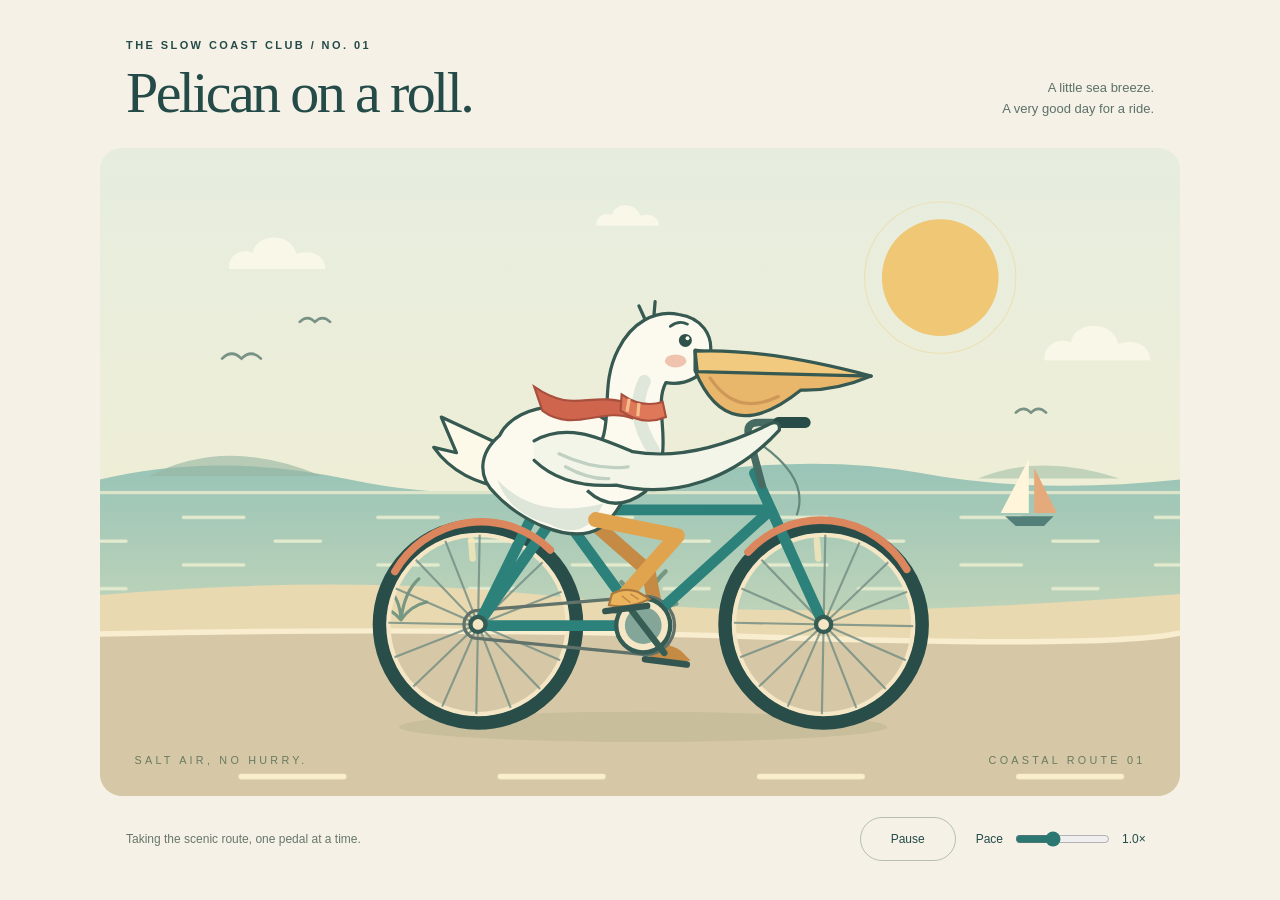
<file: animations/pelican-ride.html>
<!DOCTYPE html>
<html lang="en">
<head>
  <meta charset="UTF-8">
  <meta name="viewport" content="width=device-width, initial-scale=1">
  <meta name="theme-color" content="#f5f1e7">
  <title>Pelican on a Roll</title>
  <style>
    :root { color-scheme: light; font-family: "Trebuchet MS", Arial, sans-serif; color: #244b48; background: #f5f1e7; }
    * { box-sizing: border-box; }
    body { margin: 0; min-height: 100svh; display: grid; place-items: center; padding: 30px 22px; }
    main { width: min(1080px, 100%); }
    header { display: flex; align-items: end; justify-content: space-between; gap: 20px; padding: 0 26px 24px; }
    .eyebrow { font-size: 11px; font-weight: 700; letter-spacing: .22em; text-transform: uppercase; margin: 0 0 12px; }
    h1 { font-family: Georgia, serif; font-weight: 400; font-size: clamp(34px, 5vw, 58px); line-height: 1.04; letter-spacing: -.045em; margin: 0; }
    .tagline { margin: 0 0 4px; font-size: 13px; line-height: 1.6; text-align: right; color: #5c7168; }
    .scene { overflow: hidden; border-radius: 22px; background: #e8efdf; }
    #illustration { display: block; width: 100%; height: auto; }
    footer { display: flex; justify-content: space-between; align-items: center; gap: 20px; flex-wrap: wrap; padding: 21px 26px 0; }
    .caption { margin: 0; font-size: 12px; color: #68776b; }
    .controls { display: flex; flex-wrap: wrap; align-items: center; gap: 20px; }
    button { border: 1px solid #b5c1ae; background: transparent; border-radius: 30px; color: #244b48; font: inherit; font-size: 12px; padding: 11px 18px; min-width: 96px; min-height: 44px; cursor: pointer; }
    button:hover { background: #e6e9dc; }
    button:focus-visible, input:focus-visible { outline: 3px solid #bc6049; outline-offset: 4px; }
    label { display: flex; gap: 10px; align-items: center; font-size: 12px; }
    input { width: 95px; accent-color: #2b7772; cursor: pointer; }
    output { min-width: 32px; font-variant-numeric: tabular-nums; }
    @media (max-width: 600px) { body { padding: 28px 12px; } header { padding: 0 10px 22px; } .tagline { display: none; } footer { padding: 18px 10px 0; } .controls { gap: 12px; } .caption { width: 100%; } }
  </style>
<style id="pelican-preview-layout">
html.pelican-embedded { min-height: 0 !important; height: auto !important; overflow: hidden; }
.pelican-embedded body { min-height: 0 !important; height: auto !important; display: flow-root !important; width: 100%; box-sizing: border-box; overflow: hidden; }
.pelican-embedded body > main, .pelican-embedded body > .card, .pelican-embedded .page { max-width: 100%; margin-left: auto; margin-right: auto; }
.pelican-embedded :is(header, .title, .controls, nav, .transport, footer) { flex-wrap: wrap; }
.pelican-embedded :is(header, .title, .controls, nav, .transport, footer) > * { min-width: 0; }
.pelican-embedded :is(h1, .eyebrow) { overflow-wrap: anywhere; }
.pelican-embedded input[type="range"] { max-width: 100%; }
</style>

</head>
<body>
<main>
  <header>
    <div><p class="eyebrow">The slow coast club / No. 01</p><h1>Pelican on a roll.</h1></div>
    <p class="tagline">A little sea breeze.<br>A very good day for a ride.</p>
  </header>
  <div class="scene">
    <svg id="illustration" viewBox="0 0 1000 600" role="img" aria-labelledby="scene-title scene-desc" xmlns="http://www.w3.org/2000/svg">
      <title id="scene-title">A pelican cycling along the coast</title>
      <desc id="scene-desc">A white pelican with a long golden bill and a coral scarf pedals a teal bicycle. Its feet turn the pedals, the wheels spin, and clouds and coastal scenery drift past.</desc>
      <defs>
        <linearGradient id="sky" x2="0" y2="1"><stop stop-color="#e6eddf"/><stop offset="1" stop-color="#f6efcf"/></linearGradient>
        <linearGradient id="sea" x2="0" y2="1"><stop stop-color="#99c4b7"/><stop offset="1" stop-color="#c0d4b9"/></linearGradient>
        <pattern id="ripples" width="180" height="44" patternUnits="userSpaceOnUse"><path d="M8 12h42m53 22h56" fill="none" stroke="#e5ebce" stroke-width="3" stroke-linecap="round"/></pattern>
        <pattern id="road" width="240" height="90" patternUnits="userSpaceOnUse"><path d="M20 42h95" stroke="#f9efce" stroke-width="5" stroke-linecap="round"/></pattern>
        <g id="cloud" fill="#f9f7e8"><path d="M0 26C-2 14 11 6 22 11C25-8 58-8 62 12C78 7 89 15 89 26Z"/></g>
        <g id="spokes" stroke="#728d83" stroke-width="2" opacity=".8"><path d="M-83 0H83M0-83V83M-58.7-58.7L58.7 58.7M-58.7 58.7L58.7-58.7M-76.7-31.8L76.7 31.8M-31.8-76.7L31.8 76.7M-76.7 31.8L76.7-31.8M-31.8 76.7L31.8-76.7"/><path d="M-37-69l8 15" stroke="#f8e8b8" stroke-width="6" stroke-linecap="round"/></g>
        <g id="plant" fill="none" stroke="#769882" stroke-width="4" stroke-linecap="round"><path d="M0 0q-1-27-18-43M0 0q4-36 23-53M0 0q-13-15-28-17M0 0q12-18 33-23"/></g>
      </defs>
      <path fill="url(#sky)" d="M0 0h1000v600H0z"/>
      <circle cx="778" cy="120" r="54" fill="#efc775"/>
      <circle cx="778" cy="120" r="70" fill="none" stroke="#efc775" stroke-width="1" opacity=".38"/>
      <g id="clouds"><use href="#cloud" x="130" y="86"/><use href="#cloud" transform="translate(470 55) scale(.65)"/><use href="#cloud" transform="translate(885 168) scale(1.1)"/><use href="#cloud" x="1230" y="86"/><use href="#cloud" transform="translate(1570 55) scale(.65)"/><use href="#cloud" transform="translate(1985 168) scale(1.1)"/></g>
      <g fill="none" stroke="#799286" stroke-width="2.5" stroke-linecap="round"><path d="M113 195q9-9 18 0q9-9 18 0M185 161q7-7 14 0q7-7 14 0M848 245q7-7 14 0q7-7 14 0"/></g>
      <path d="M0 307Q108 281 231 307T504 307T760 301T1000 307V438H0Z" fill="url(#sea)"/>
      <path d="M0 319h1000" stroke="#dce4c9" stroke-width="3"/>
      <g opacity=".64"><path d="M45 304q72-38 161 0" fill="#98b7a3"/><path d="M813 306q57-24 131 0" fill="#a6c2a9"/></g>
      <rect y="333" width="1000" height="100" fill="url(#ripples)" id="water"/>
      <g transform="translate(860 341)"><path d="M-22 0h45l-9 9h-26Z" fill="#527f77"/><path d="M0-53V-3H-26Z" fill="#fff5da"/><path d="M5-45V-3h21Z" fill="#e4aa7c"/></g>
      <path d="M0 414Q236 393 439 417T1000 413V600H0Z" fill="#e9d9b1"/>
      <path d="M0 449Q300 442 620 452T1000 448V600H0Z" fill="#d6c8a6"/>
      <path d="M0 450Q300 443 620 453T1000 449" fill="none" stroke="#f8edcf" stroke-width="5"/>
      <rect y="510" width="1000" height="90" fill="url(#road)" id="road-marks"/>
      <g id="plants"><use href="#plant" x="110" y="445"/><use href="#plant" transform="translate(888 437) scale(.72)"/><use href="#plant" x="1110" y="445"/><use href="#plant" transform="translate(1888 437) scale(.72)"/></g>
      <ellipse cx="503" cy="536" rx="226" ry="14" fill="#8c9271" opacity=".18"/>
      <g id="rider">
        <!-- Far leg is behind the bicycle and the bird. -->
        <path id="far-leg" d="M452 349L479 399L473 462" fill="none" stroke="#c58b45" stroke-width="13" stroke-linecap="round" stroke-linejoin="round"/>
        <g id="far-foot"><path d="M-9-5Q3-10 15-4L25 4Q7 11-13 5Z" fill="#c58b45"/><path d="M-17 8h39" stroke="#345651" stroke-width="6" stroke-linecap="round"/></g>
        <!-- Wheels: their centers stay fixed while the spokes turn. -->
        <g fill="none"><circle cx="350" cy="440" r="91" stroke="#294d49" stroke-width="13"/><circle cx="670" cy="440" r="91" stroke="#294d49" stroke-width="13"/><circle cx="350" cy="440" r="83" stroke="#f5e7c5" stroke-width="4"/><circle cx="670" cy="440" r="83" stroke="#f5e7c5" stroke-width="4"/></g>
        <g transform="translate(350 440)"><g id="rear-spokes"><use href="#spokes"/></g></g>
        <g transform="translate(670 440)"><g id="front-spokes"><use href="#spokes"/></g></g>
        <!-- Chain, frame, fenders, saddle, and bars. -->
        <path d="M350 427L505 414A27 27 0 0 1 505 468L350 453A13 13 0 0 1 350 427Z" fill="none" stroke="#60726a" stroke-width="3"/>
        <g fill="none" stroke="#2c827b" stroke-width="10" stroke-linecap="round" stroke-linejoin="round"><path d="M350 440L425 334L503 441H350L410 320M425 334H621L503 441M606 300L670 440"/><path d="M273 391A92 92 0 0 1 417 371M600 373A92 92 0 0 1 747 389" stroke="#db865d" stroke-width="7"/></g>
        <path d="M413 325l-9-29M613 311l-12-45q-4-13 9-13h29" fill="none" stroke="#466b62" stroke-width="7" stroke-linecap="round"/>
        <path d="M628 253h25" stroke="#284d49" stroke-width="10" stroke-linecap="round"/>
        <path d="M601 266Q659 302 645 339" fill="none" stroke="#64887b" stroke-width="2"/>
        <path d="M382 293q26-11 60 0q5 9-6 12h-46q-16-1-8-12" fill="#344f48"/>
        <g fill="#f5e7c5" stroke="#345b54" stroke-width="4"><circle cx="350" cy="440" r="7"/><circle cx="670" cy="440" r="7"/><circle cx="503" cy="441" r="25"/></g>
        <circle cx="503" cy="441" r="17" fill="#83a698"/>
        <path id="crank" d="M471 441H535" stroke="#365e55" stroke-width="6" stroke-linecap="round"/>
        <!-- Tail and plump body. -->
        <path d="M372 274L316 248L330 281L309 276Q333 310 385 315Z" fill="#fdf9e8" stroke="#365951" stroke-width="3" stroke-linejoin="round"/>
        <path d="M370 265C386 232 452 228 480 261C501 285 492 327 464 350C435 368 387 342 366 319C350 304 350 282 370 265Z" fill="#fcfaee" stroke="#365951" stroke-width="3"/>
        <path d="M368 306Q403 344 466 328Q449 365 416 347Q379 338 368 306" fill="#dee5d9"/>
        <!-- Curved neck and head, with unmistakable pelican bill and pouch. -->
        <path d="M451 291C482 260 459 225 480 185C492 161 514 148 536 153C557 156 568 172 565 190C562 211 541 219 524 216C510 242 537 281 505 317Q476 339 451 316" fill="#fcfaee" stroke="#365951" stroke-width="3" stroke-linejoin="round"/>
        <path d="M504 215Q490 244 512 278Q518 295 503 310" fill="none" stroke="#dfe6da" stroke-width="12" stroke-linecap="round"/>
        <path d="M551 186L714 210Q681 224 649 223Q581 278 551 205Z" fill="#e9b76b" stroke="#365951" stroke-width="3" stroke-linejoin="round"/>
        <path d="M551 187Q616 184 714 210L553 206Z" fill="#f1ca7f" stroke="#365951" stroke-width="3" stroke-linejoin="round"/>
        <path d="M565 212Q589 248 628 229" fill="none" stroke="#ce9858" stroke-width="3" stroke-linecap="round"/>
        <circle cx="542" cy="177" r="6" fill="#2e514a"/><circle cx="544" cy="175" r="1.8" fill="#fffdf1"/>
        <path d="M528 164q8-6 16-2" fill="none" stroke="#365951" stroke-width="2.5" stroke-linecap="round"/>
        <path d="M504 156l-5-11m14 8l1-12" stroke="#365951" stroke-width="3" stroke-linecap="round"/>
        <ellipse cx="533" cy="196" rx="10" ry="6" fill="#e8a68b" opacity=".65"/>
        <!-- Scarf streams behind the neck. -->
        <path id="scarf-tail" d="M492 236C451 225 440 249 401 225L410 247C439 266 465 240 493 249Z" fill="#cf654c" stroke="#a94f3e" stroke-width="2"/>
        <path d="M483 227q18 13 38 7l3 14q-21 9-42-6Z" fill="#de7859" stroke="#a94f3e" stroke-width="2"/>
        <path d="M490 231l-2 12m11-8-1 12" stroke="#f6bc8b" stroke-width="3"/>
        <!-- Wing reaches naturally to the handlebar. -->
        <path d="M402 270C432 253 462 267 493 280Q549 290 621 254Q630 251 629 260C587 306 531 324 478 311Q429 314 402 288" fill="#f4f5e9" stroke="#365951" stroke-width="3" stroke-linecap="round" stroke-linejoin="round"/>
        <path d="M425 282Q459 298 489 294M431 294Q453 306 471 305" fill="none" stroke="#c0d1c3" stroke-width="3" stroke-linecap="round"/>
        <path id="near-leg" d="M459 343L505 373L535 441" fill="none" stroke="#e0a34e" stroke-width="14" stroke-linecap="round" stroke-linejoin="round"/>
        <g id="near-foot"><path d="M-9-5Q3-10 15-4L25 4Q7 11-13 5Z" fill="#eab35c" stroke="#ac793c" stroke-width="2"/><path d="M8-3l7 6m-15-5 7 7" stroke="#c58b45" stroke-width="1.5"/><path d="M-17 10h39" stroke="#345651" stroke-width="6" stroke-linecap="round"/></g>
      </g>
      <g fill="#697a61" font-family="'Trebuchet MS', sans-serif" font-size="10" letter-spacing="3"><text x="32" y="570">SALT AIR, NO HURRY.</text><text x="968" y="570" text-anchor="end">COASTAL ROUTE 01</text></g>
    </svg>
  </div>
  <footer>
    <p class="caption">Taking the scenic route, one pedal at a time.</p>
    <div class="controls">
      <button id="toggle" type="button" aria-label="Pause animation">Pause</button>
      <label for="speed">Pace <input id="speed" type="range" min="0.4" max="2" step="0.1" value="1"><output id="pace" for="speed">1.0×</output></label>
    </div>
  </footer>
</main>
<script>
  (() => {
    'use strict';
    const byId = id => document.getElementById(id);
    const toggle = byId('toggle');
    const speed = byId('speed');
    const motionPreference = window.matchMedia('(prefers-reduced-motion: reduce)');
    const parts = Object.fromEntries(['far-leg', 'near-leg', 'far-foot', 'near-foot', 'crank', 'rear-spokes', 'front-spokes', 'rider', 'scarf-tail', 'clouds', 'water', 'road-marks', 'plants'].map(id => [id, byId(id)]));
    let playing = !motionPreference.matches;
    let rate = 1;
    let time = 0;
    let previous = null;
    let frame = null;

    // Two equal-length limb segments keep each webbed foot on its pedal.
    function leg(side, angle, hipX, hipY) {
      const x = 503 + Math.cos(angle) * 32;
      const y = 441 + Math.sin(angle) * 32;
      const dx = x - hipX, dy = y - hipY;
      const distance = Math.hypot(dx, dy);
      const bend = Math.sqrt(Math.max(0, 77 * 77 - distance * distance / 4));
      const kneeX = (hipX + x) / 2 + dy / distance * bend;
      const kneeY = (hipY + y) / 2 - dx / distance * bend;
      parts[side + '-leg'].setAttribute('d', `M${hipX} ${hipY}L${kneeX} ${kneeY}L${x} ${y}`);
      parts[side + '-foot'].setAttribute('transform', `translate(${x} ${y}) rotate(${Math.sin(angle) * 9})`);
      return { x, y };
    }

    function draw() {
      const angle = time * Math.PI * 1.25;
      const near = leg('near', angle, 459, 343);
      const far = leg('far', angle + Math.PI, 450, 340);
      parts.crank.setAttribute('d', `M${far.x} ${far.y}L${near.x} ${near.y}`);
      const rotation = angle * 180 / Math.PI * 1.65;
      parts['rear-spokes'].setAttribute('transform', `rotate(${rotation})`);
      parts['front-spokes'].setAttribute('transform', `rotate(${rotation})`);
      parts.rider.setAttribute('transform', `translate(0 ${Math.sin(angle * 2) * 1.2})`);
      parts['scarf-tail'].setAttribute('transform', `rotate(${Math.sin(time * 7) * 4} 492 241)`);
      parts.clouds.setAttribute('transform', `translate(${-((time * 10) % 1100)} 0)`);
      byId('ripples').setAttribute('patternTransform', `translate(${-((time * 25) % 180)} 0)`);
      // Road speed matches the rolling circumference of the wheels.
      const travel = time * Math.PI * 1.25 * 1.65 * 91;
      byId('road').setAttribute('patternTransform', `translate(${-(travel % 240)} 0)`);
      parts.plants.setAttribute('transform', `translate(${-(travel % 1000)} 0)`);
    }

    function animate(now) {
      if (!playing) return;
      if (previous !== null) time += Math.min((now - previous) / 1000, 0.05) * rate;
      previous = now;
      draw();
      frame = requestAnimationFrame(animate);
    }

    function setPlaying(value) {
      playing = value;
      cancelAnimationFrame(frame);
      previous = null;
      toggle.textContent = playing ? 'Pause' : 'Play';
      toggle.setAttribute('aria-label', playing ? 'Pause animation' : 'Play animation');
      if (playing) frame = requestAnimationFrame(animate);
    }

    toggle.addEventListener('click', () => setPlaying(!playing));
    speed.addEventListener('input', () => {
      rate = Number(speed.value);
      byId('pace').value = rate.toFixed(1) + '×';
    });
    motionPreference.addEventListener('change', event => setPlaying(!event.matches));
    document.addEventListener('visibilitychange', () => { previous = null; });
    draw();
    setPlaying(playing);
  })();
</script>
<script id="pelican-preview-sizing">
(() => {
  if (window.parent === window) return;
  document.documentElement.classList.add('pelican-embedded');
  let pending = false;
  let lastHeight = 0;
  function measure() {
    pending = false;
    if (document.documentElement.clientWidth === 0) return;
    const height = Math.ceil(document.body.getBoundingClientRect().height) + 2;
    if (height > 0 && height !== lastHeight) {
      lastHeight = height;
      window.parent.postMessage({type: 'pelican-preview-height', height}, '*');
    }
  }
  function schedule() {
    if (!pending) { pending = true; requestAnimationFrame(measure); }
  }
  new ResizeObserver(schedule).observe(document.body);
  window.addEventListener('resize', schedule);
  window.addEventListener('load', schedule);
  window.addEventListener('message', event => {
    if (event.source === window.parent && event.data?.type === 'pelican-preview-measure') {
      lastHeight = 0;
      schedule();
    }
  });
  document.fonts.ready.then(schedule);
  schedule();
})();
</script>
</body>
</html>
</file>
<file: gallery.css>
:root{--paper:#f5f1e8;--ink:#193940;--teal:#28746e;--muted:#607275;--line:#d9ded4;--white:#fffdf8}*{box-sizing:border-box}html{scroll-behavior:smooth}body{margin:0;background:var(--paper);color:var(--ink);font:15px/1.6 system-ui,-apple-system,BlinkMacSystemFont,"Segoe UI",sans-serif}button,a{-webkit-tap-highlight-color:transparent}a{color:inherit}button{font:inherit}button,a,summary{touch-action:manipulation}:focus-visible{outline:3px solid #bf683d;outline-offset:5px}.skip{position:absolute;left:20px;top:-80px;z-index:3;background:white;padding:12px}.skip:focus{top:12px}.hero,main,.page-footer{max-width:1480px;margin:auto;padding-left:48px;padding-right:48px}.masthead{padding:28px 0;display:flex;justify-content:space-between;gap:20px;border-bottom:1px solid var(--line);font-size:10px;font-weight:700;letter-spacing:2px}.brand{text-decoration:none}.masthead>span{color:var(--muted)}.hero-copy{position:relative;padding:57px 0 39px;max-width:960px}.eyebrow{font-size:11px;letter-spacing:2px;text-transform:uppercase;font-weight:700;color:var(--teal);margin:0 0 17px}h1{font:normal clamp(48px,6.7vw,88px)/.99 Georgia,"Times New Roman",serif;letter-spacing:-3px;margin:0 0 25px}h1 em{font-weight:normal;color:var(--teal)}.intro{font-size:17px;line-height:1.75;max-width:590px;color:var(--muted);margin:0}.hero-bottom{display:flex;justify-content:space-between;gap:20px;padding:0 0 26px;font-size:12px;color:var(--muted)}.hero-bottom a{font-weight:650;color:var(--ink);text-decoration:none}.hero-bottom a span{margin-left:12px}.collection-bar{border-top:1px solid var(--line);padding:26px 0 25px;display:flex;align-items:center;justify-content:space-between;gap:16px}.filters{display:flex;flex-wrap:wrap;gap:8px}.filters button{background:transparent;color:var(--ink);border:1px solid var(--line);border-radius:99px;padding:10px 18px;cursor:pointer;font-size:12px;font-weight:650;min-height:44px}.filters button[aria-pressed=true]{background:var(--ink);color:var(--white);border-color:var(--ink)}.filters button span{margin-left:8px;opacity:.6}#result-count{color:var(--muted);font-size:12px;white-space:nowrap}.grid{display:grid;grid-template-columns:repeat(2,minmax(0,1fr));gap:26px}.card{background:var(--white);border:1px solid var(--line);border-radius:16px;overflow:hidden;min-width:0;box-shadow:0 9px 28px #19394005}.card[hidden]{display:none}.card-heading{display:flex;gap:18px;align-items:center;padding:23px 24px}.number{color:#889a92;font-size:13px;font-variant-numeric:tabular-nums;border-right:1px solid var(--line);padding-right:18px}.category{font-size:9px;letter-spacing:1.6px;text-transform:uppercase;color:var(--teal);font-weight:750;margin:0 0 3px}h2{font:normal 24px/1.2 Georgia,"Times New Roman",serif;letter-spacing:-.4px;margin:0}.preview{background:#e7e8df;border-block:1px solid var(--line)}iframe{display:block;width:100%;height:auto;border:0;background:var(--paper)}.card-footer{padding:19px 24px 22px}.card-footer p{color:var(--muted);font-size:13px;margin:0 0 5px}code{display:block;font:11px/1.7 ui-monospace,SFMono-Regular,Consolas,monospace;color:var(--muted);overflow-wrap:anywhere}.actions{margin-top:17px;display:flex;align-items:center;justify-content:space-between;gap:14px}.actions a,.actions button{font-size:12px;font-weight:650;min-height:44px;display:inline-flex;align-items:center;gap:16px}.actions a{text-decoration:none;color:var(--teal)}.actions button{border:1px solid var(--line);background:transparent;color:var(--ink);border-radius:7px;padding:7px 13px;cursor:pointer}.actions button:hover{background:var(--paper)}.actions a:hover{text-decoration:underline}.notes{display:grid;grid-template-columns:1fr 1fr;gap:60px;padding:58px 0}.notes h2{font-size:30px}.notes p:not(.eyebrow){color:var(--muted);font-size:13px;line-height:1.8;max-width:590px}details{border-top:1px solid var(--line);border-bottom:1px solid var(--line);align-self:start;padding:20px 0}summary{cursor:pointer;font-size:14px;font-weight:650;padding:3px 0}pre{font:12px/1.85 ui-monospace,SFMono-Regular,Consolas,monospace;white-space:pre-wrap;overflow-wrap:anywhere;margin-bottom:0}.page-footer{border-top:1px solid var(--line);display:flex;justify-content:space-between;gap:20px;padding-top:24px;padding-bottom:30px;font-size:11px;color:var(--muted)}@media(min-width:1600px){iframe{height:auto}}@media(max-width:1050px){.hero,main,.page-footer{padding-left:26px;padding-right:26px}.grid{gap:18px}.card-heading{padding:20px 18px}h2{font-size:22px}.card-footer{padding:18px}iframe{height:auto}.collection-bar{align-items:flex-start;flex-direction:column;gap:5px}#result-count{margin:0}.notes{gap:30px}}@media(max-width:760px){.grid,.notes{grid-template-columns:1fr}.hero,main,.page-footer{padding-left:18px;padding-right:18px}.masthead{padding:21px 0;font-size:9px;letter-spacing:1.2px}.masthead>span{display:none}.hero-copy{padding:39px 0 29px}h1{letter-spacing:-2px}.intro{font-size:15px}.hero-bottom{font-size:10px;gap:12px}.filters{gap:6px}.filters button{padding:9px 11px;font-size:11px}.filters button span{margin-left:5px}.collection-bar{padding:20px 0}iframe{height:auto}.notes{padding:38px 0;gap:18px}.notes h2{font-size:27px}.page-footer{font-size:10px;align-items:flex-start}.page-footer span:last-child{text-align:right}}@media(prefers-reduced-motion:reduce){html{scroll-behavior:auto}}
.grid { align-items: start; }
</file>
